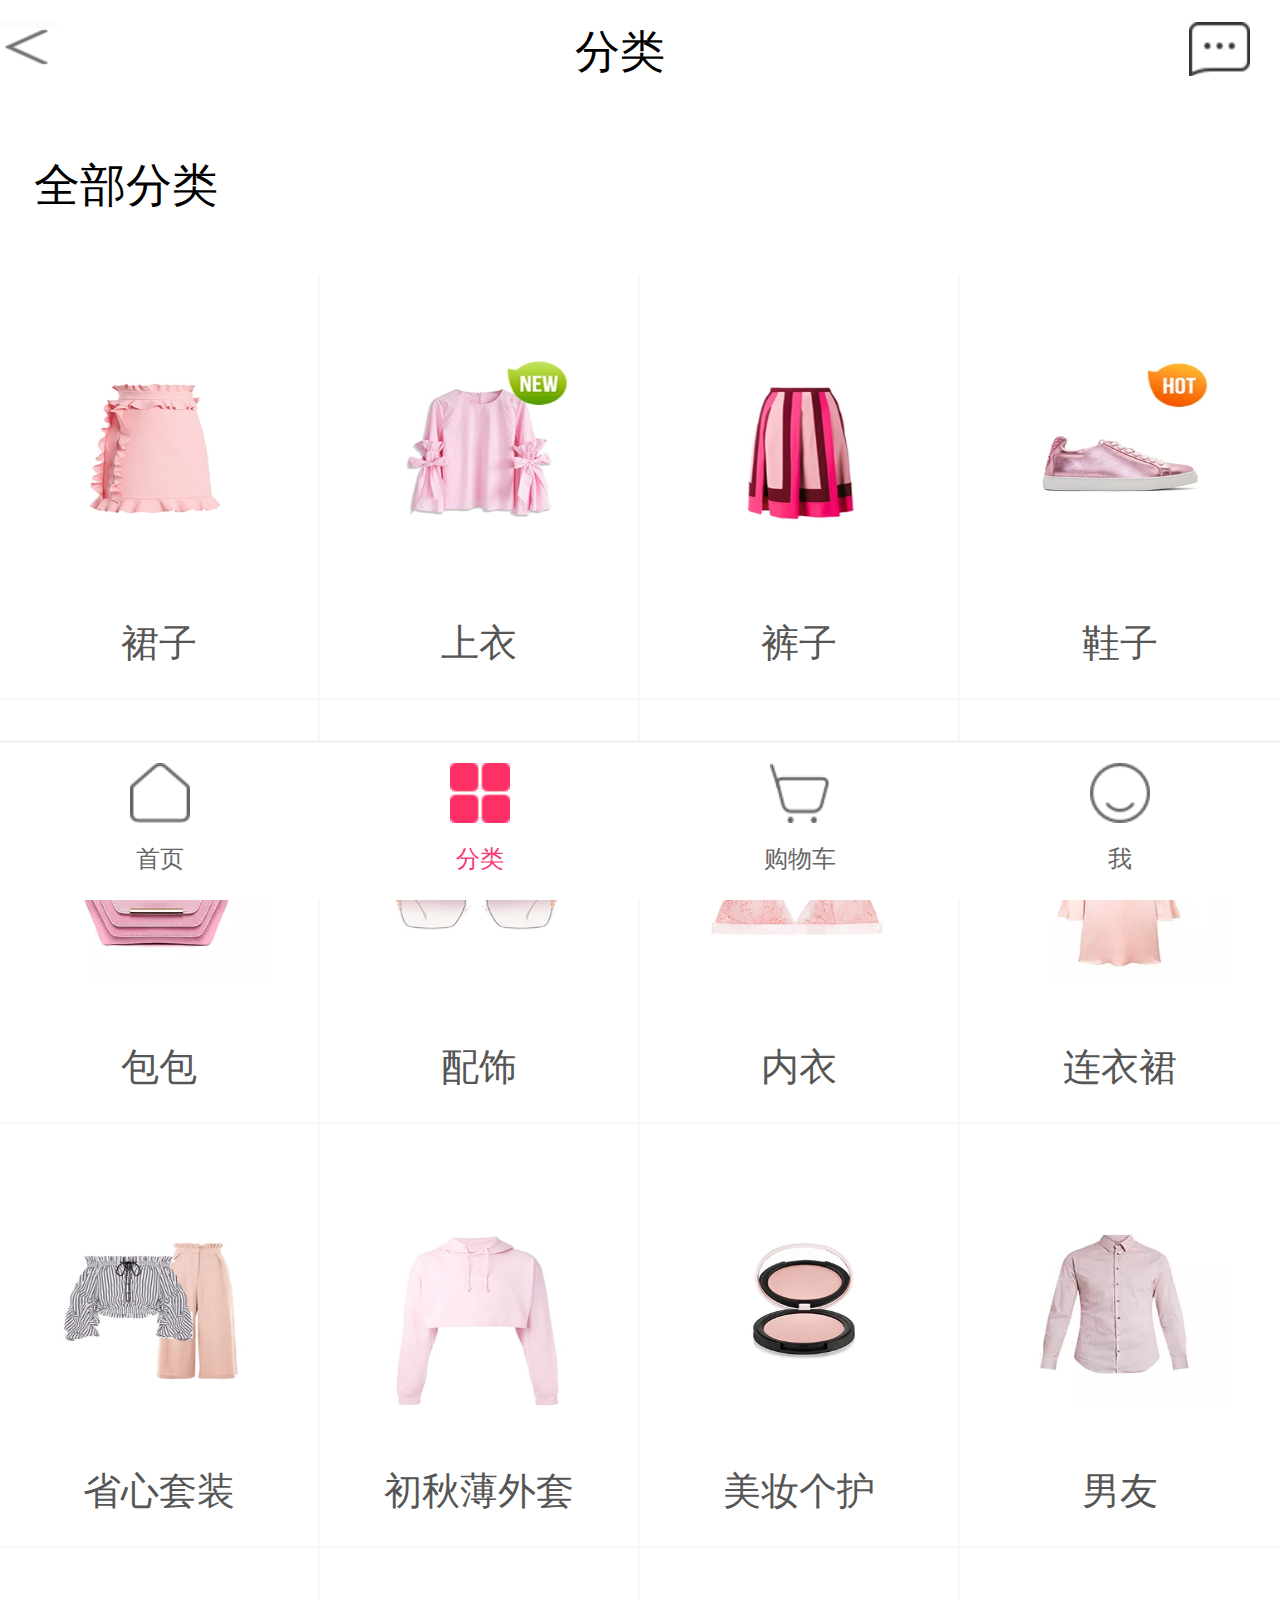
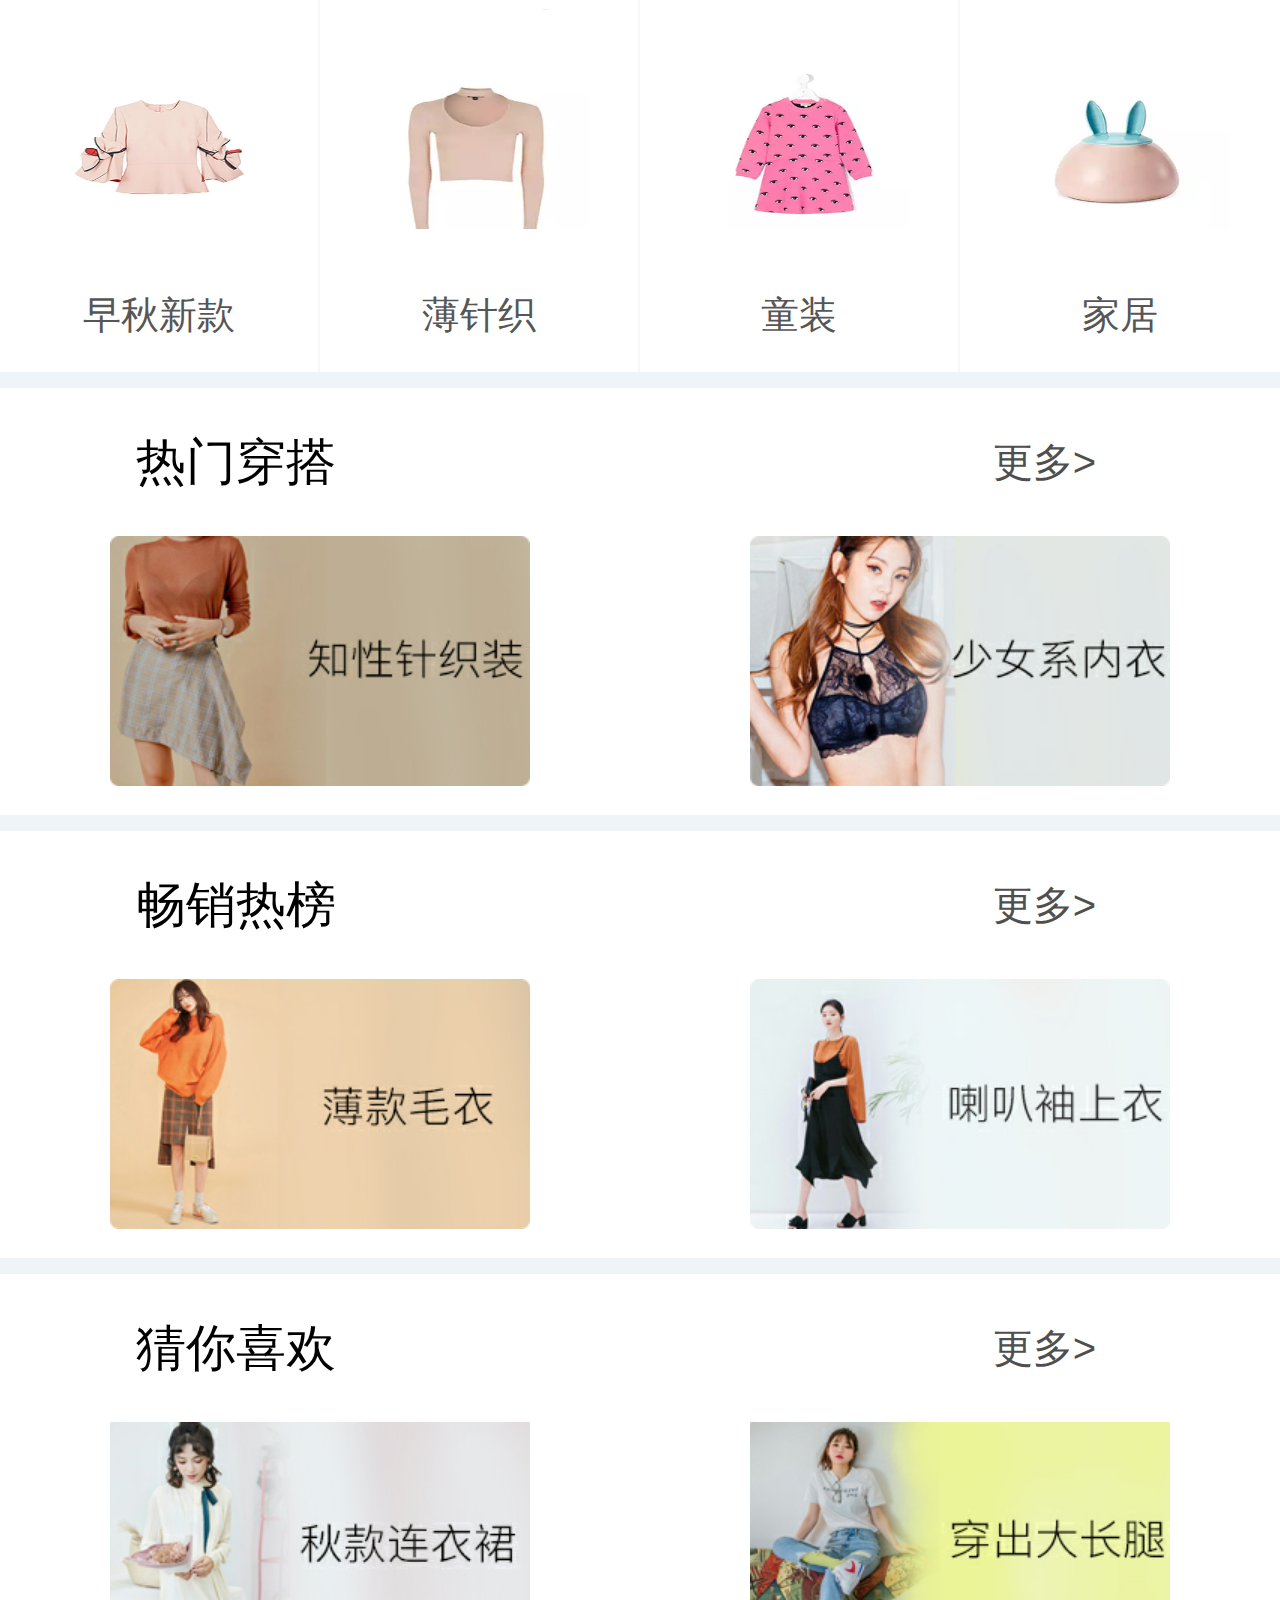
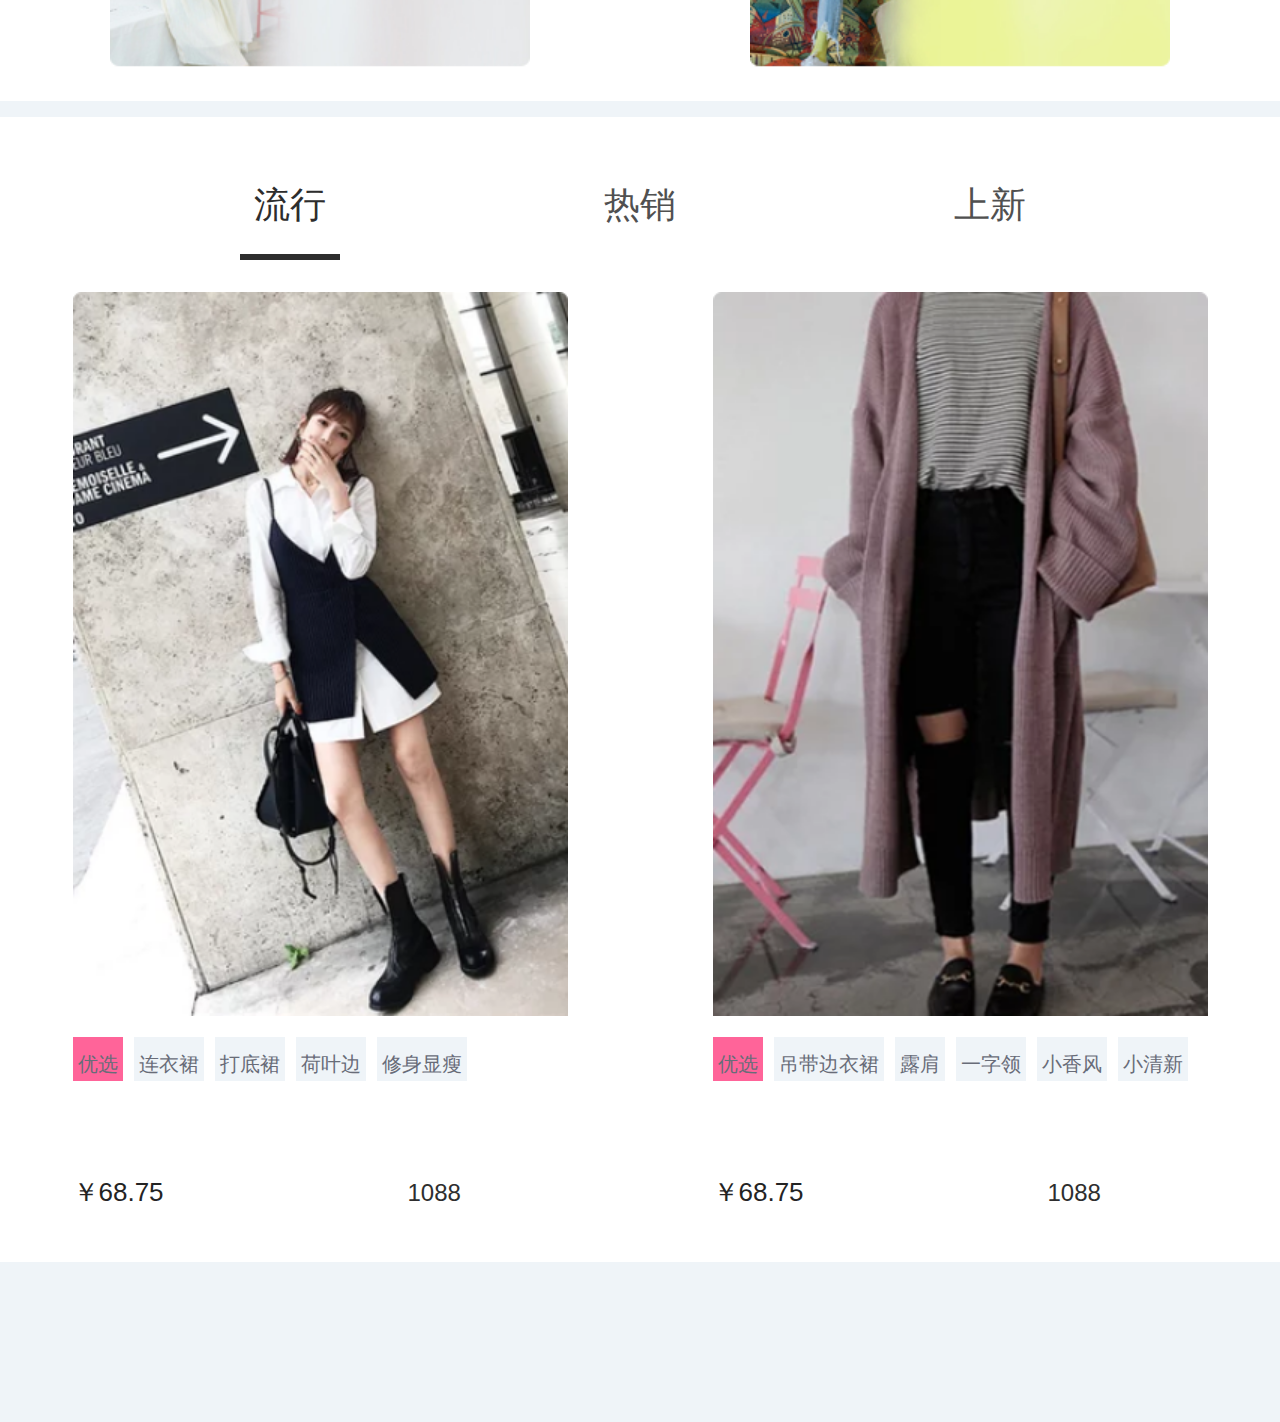
<file: fenlei.html>
<!DOCTYPE html>
<html lang="en">
<head>
	<meta charset="UTF-8">
	<title>美丽说分类页</title>
	<link rel="shortcut icon" href="img/meilishuo.jpg">
	<link rel="stylesheet" href="css/fenlei.css">
	<script src="js/rem.js"></script>
	<meta name="viewport" content="width=device-width">
</head>
<body>
	<!-- 头部开始 -->
	<header>
		<ul class="tou">
			<li><a href="index.html">
				<img src="img/daifukuan1 (1).png" alt="">
				</a>
			</li>
			<li>分类</li>
			<li>
				<img src="img/xiaoxikuang.png" alt="">
			</li>
		</ul>
	</header>
	<div class="guding"></div>
	<!-- 头部结束 -->
	<!-- 全部分类开始 -->
	<section>
		<div class="biaoti">全部分类</div>
		<ul class="fenlei">
			<li>
				<a href="xiangqingye.html">
					<div>
						<img src="img/fenlei1.webp" alt="">
					</div>
					<span>裙子</span>
				</a>
			</li>
			<li>
				<a href="">
					<div>
						<img src="img/fenlei2.webp" alt="">
					</div>
					<span>上衣</span>
				</a>
			</li>
			<li>
				<a href="">
					<div>
						<img src="img/fenlei3.webp" alt="">
					</div>
					<span>裤子</span>
				</a>
			</li>
			<li>
				<a href="">
					<div>
						<img src="img/fenlei4.webp" alt="">
					</div>
					<span>鞋子</span>
				</a>
			</li>
			<li>
				<a href="">
					<div>
						<img src="img/fenlei5.webp" alt="">
					</div>
					<span>包包</span>
				</a>
			</li>
			<li>
				<a href="">
					<div>
						<img src="img/fenlei6.webp" alt="">
					</div>
					<span>配饰</span>
				</a>
			</li>
			<li>
				<a href="">
					<div>
						<img src="img/fenlei7.webp" alt="">
					</div>
					<span>内衣</span>
				</a>
			</li>
			<li>
				<a href="">
					<div>
						<img src="img/fenlei8.webp" alt="">
					</div>
					<span>连衣裙</span>
				</a>
			</li>
			<li>
				<a href="">
					<div>
						<img src="img/fenlei9.webp" alt="">
					</div>
					<span>省心套装</span>
				</a>
			</li>
			<li>
				<a href="">
					<div>
						<img src="img/fenlei10.webp" alt="">
					</div>
					<span>初秋薄外套</span>
				</a>
			</li>
			<li>
				<a href="">
					<div>
						<img src="img/fenlei11.webp" alt="">
					</div>
					<span>美妆个护</span>
				</a>
			</li>
			<li>
				<a href="">
					<div>
						<img src="img/fenlei12.webp" alt="">
					</div>
					<span>男友</span>
				</a>
			</li>
			<li>
				<a href="">
					<div>
						<img src="img/fenlei13.webp" alt="">
					</div>
					<span>早秋新款</span>
				</a>
			</li>
			<li>
				<a href="">
					<div>
						<img src="img/fenlei14.webp" alt="">
					</div>
					<span>薄针织</span>
				</a>
			</li>
			<li>
				<a href="">
					<div>
						<img src="img/fenlei15.webp" alt="">
					</div>
					<span>童装</span>
				</a>
			</li>
			<li>
				<a href="">
					<div>
						<img src="img/fenlei16.webp" alt="">
					</div>
					<span>家居</span>
				</a>
			</li>
		</ul>
	</section>
	<!-- 全部分类结束 -->
	<!-- 热门穿搭开始 -->
	<section class="remenchuangda">
		<div class="mingcheng">
			<span>热门穿搭</span>
			<a href="">更多></a>
		</div>
		<ul class="img">
			<li>
				<img src="img/fenlei1.1 (1).png" alt="">
			</li>
			<li>
				<img src="img/fenlei1.1 (2).png" alt="">
			</li>
		</ul>
	</section>
	<!-- 热门穿搭结束 -->
	<!-- 畅销热榜开始 -->
	<section class="remenchuangda">
		<div class="mingcheng">
			<span>畅销热榜</span>
			<a href="">更多></a>
		</div>
		<ul class="img">
			<li>
				<img src="img/fenlei1.1 (3).png" alt="">
			</li>
			<li>
				<img src="img/fenlei1.1 (4).png" alt="">
			</li>
		</ul>
	</section>
	<!-- 畅销热榜结束 -->
	<!-- 猜你喜欢开始 -->
	<section class="remenchuangda">
		<div class="mingcheng">
			<span>猜你喜欢</span>
			<a href="">更多></a>
		</div>
		<ul class="img">
			<li>
				<img src="img/fenlei1.1 (5).png" alt="">
			</li>
			<li>
				<img src="img/fenlei1.1 (6).png" alt="">
			</li>
		</ul>
	</section>
	<!-- 猜你喜欢结束 -->
	<!-- 流行、热销、上新开始 -->
	<section>
		<div class="liuxing">
			<ul>
				<li>流行</li>
				<li>热销</li>
				<li>上新</li>
			</ul>
		</div>
		<ul class="liuxing-bottom">
			<li>
				<a href="">
					<div class="img">
					    <img src="img/fenlei2.1 (1).png" alt="">
					</div>
					<div class="word">
						<span>优选</span>
						<span>连衣裙</span>
						<span>打底裙</span>
						<span>荷叶边</span>
						<span>修身显瘦</span>
						<!-- <span>小清新</span> -->
						<!-- <span>百搭</span>
						<span>新款</span> -->
					</div>
					<div class="maney">
						<span class="jia">￥68.75</span>
						<div>
							<span>1088</span>
							<div></div>
						</div>
					</div>
				</a>
			</li>
			<li>
				<a href="">
					<div class="img">
					    <img src="img/fenlei2.1 (2).png" alt="">
					</div>
					<div class="word">
						<span>优选</span>
						<span>吊带边衣裙</span>
						<span>露肩</span>
						<span>一字领</span>
						<span>小香风</span>
						<span>小清新</span>
					</div>
					<div class="maney">
						<span class="jia">￥68.75</span>
						<div>
							<span>1088</span>
							<div></div>
						</div>
					</div>
				</a>
			</li>
		</ul>
	</section>
	<!-- 流行、热销、上新结束 -->
<!-- 底部开始 -->
<section >
     <ul class="dibu">
     	<li>
     	<a href="index.html">
     		<div>
     			<img src="img/shouyehui.png" alt="">
     		</div>
     		<span>首页</span>
     	</a>
     	</li>
     	<li>
     	<a href="fenlei.html">
     		<div>
     			<img src="img/upload_488lbkj7ll3e92bg3ld1kh5k73l87_34x34.png" alt="">
     		</div>
     		<span>分类</span>
     	</a>	
     	</li>
     	<li>
     	<a href="gouwuche.html">
     		<div>
     			<img src="img/3.png "alt="">
     		</div>
     		<span>购物车</span>
     	</a>
     	</li>
     	<li>
     	<a href="wode.html">
     		<div>
     			<img src="img/4.png" alt="">
     		</div>
     		<span>我</span>
     	</a>
     	</li>
     </ul>
     <div class="dibu-ding"></div>
</section>
<!-- 底部结束 -->
</body>
</html>
</file>
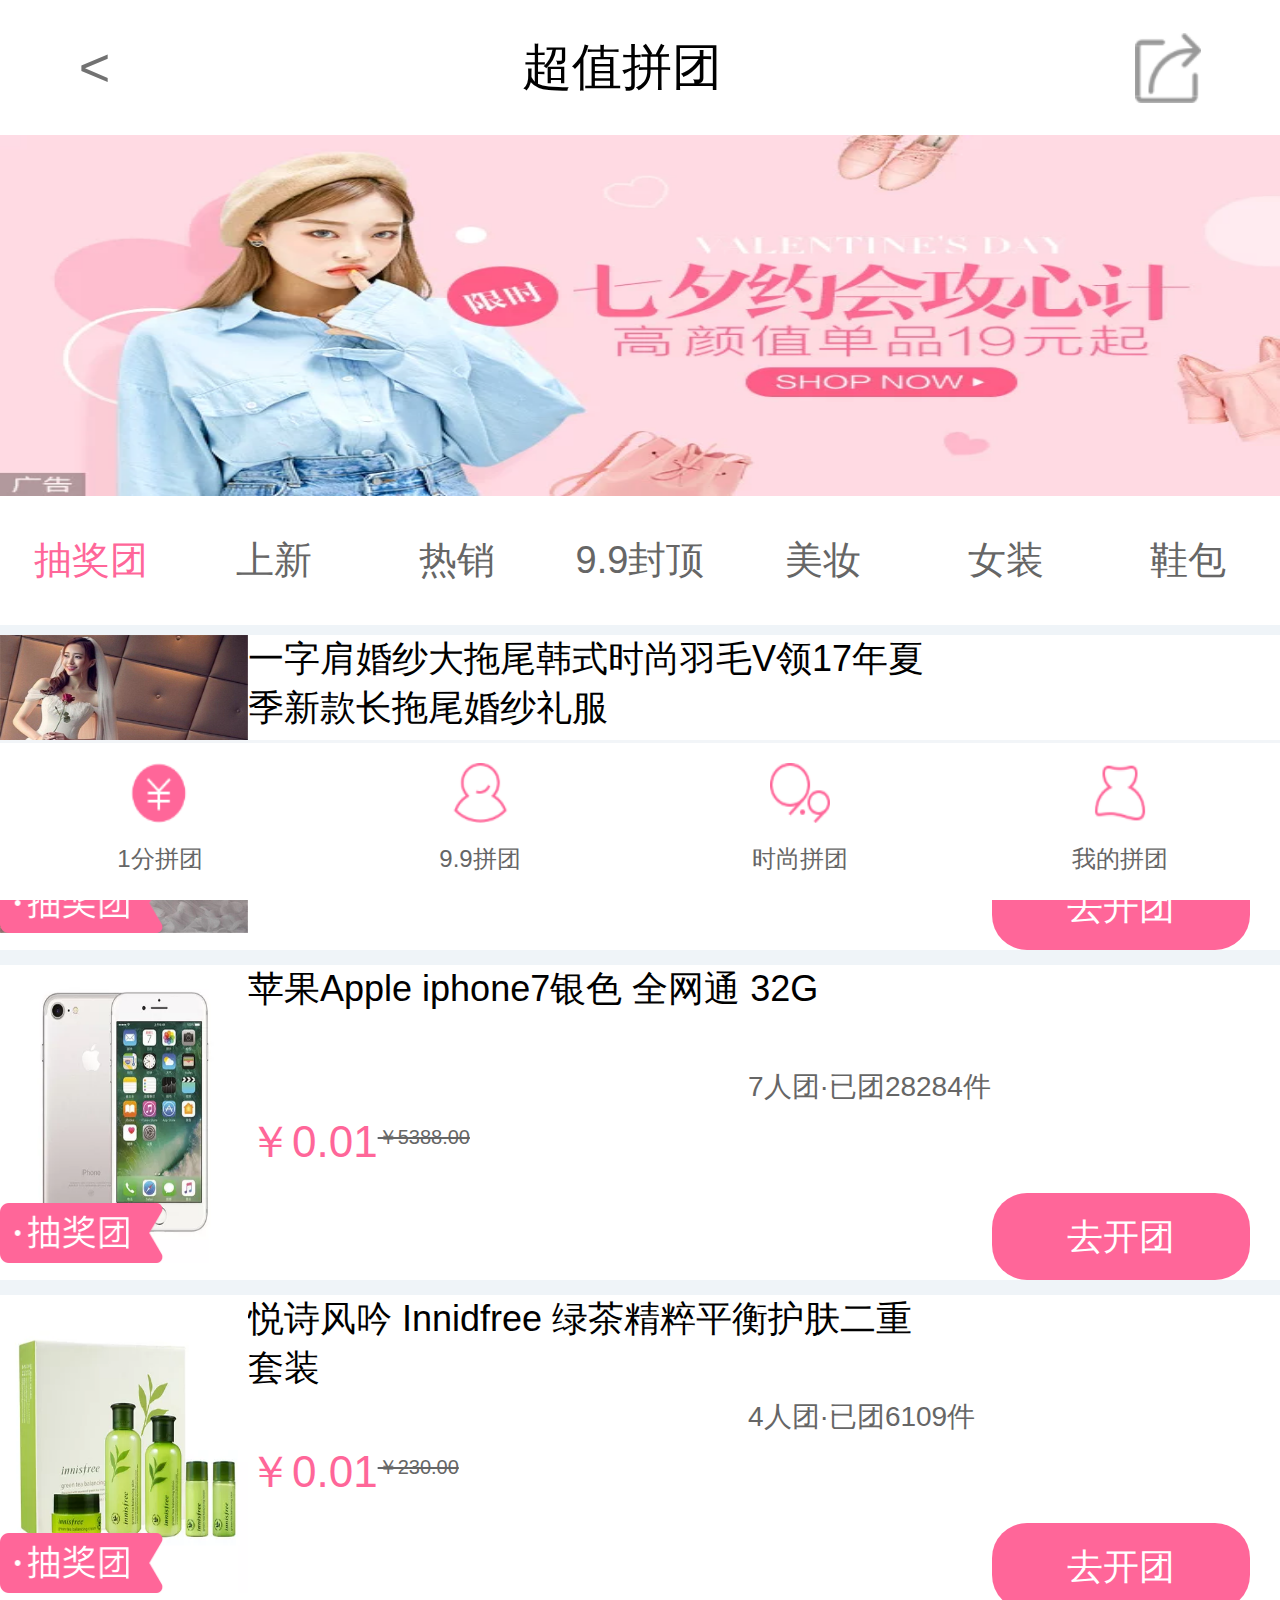
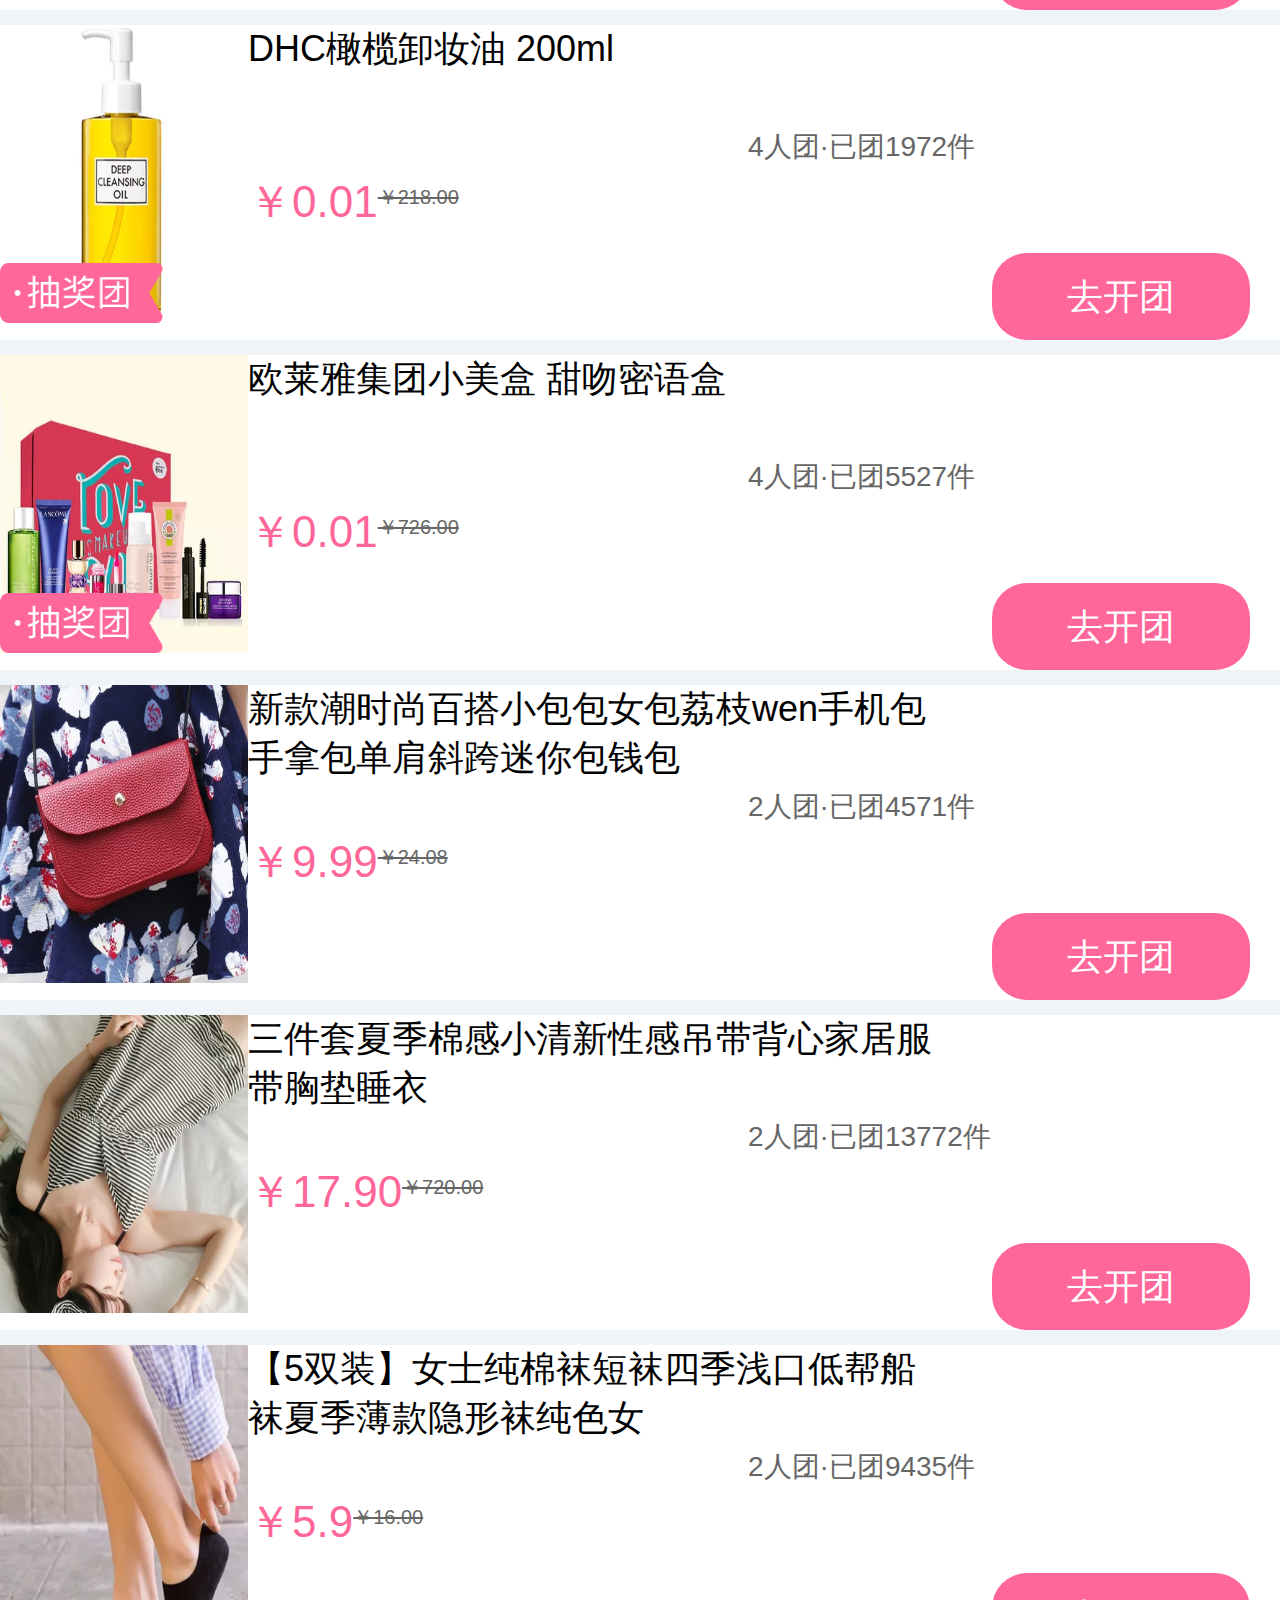
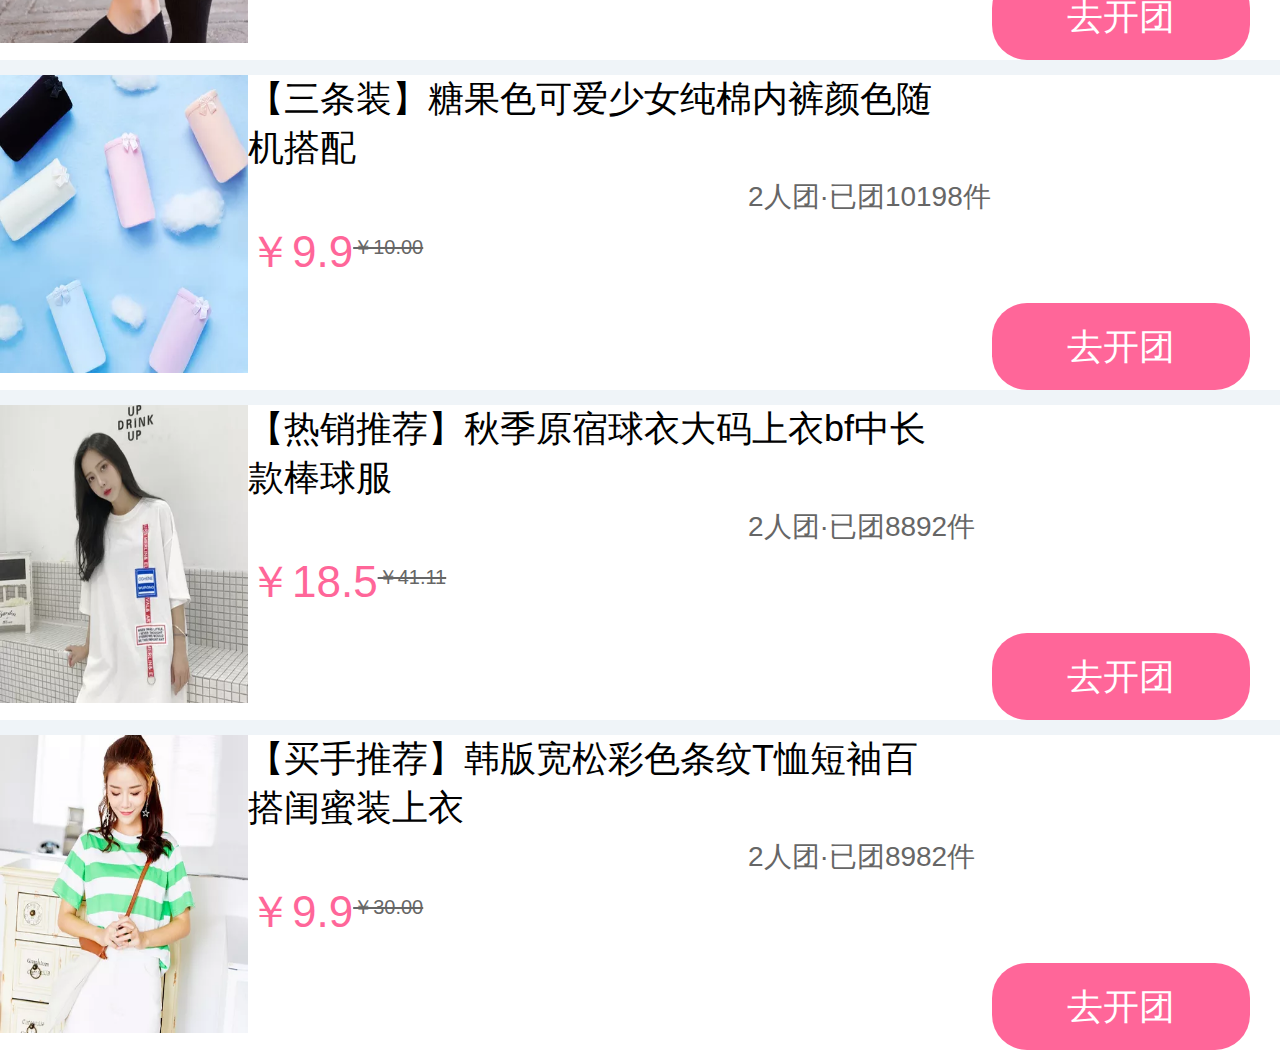
<file: liebiao.html>
<!DOCTYPE html>
<html lang="en">
<head>
	<meta charset="UTF-8">
	<title>美丽说列表页</title>
	<link rel="shortcut icon" href="img/meilishuo.jpg">
	<link rel="stylesheet" href="css/liebiao.css">
	<meta name="viewport" content="width=device-width">
	<script src="js/rem.js"></script>
</head>
<body>
<!-- 头部开始 -->
	<header>
		<a href="index.html"><</a>
		<span>超值拼团</span>
		<a href="">
		<img src="img/1fenqian (1).png" alt="">
		</a>
	</header>
	<div class="header-ding"></div>
<!-- 头部结束 -->
<!-- 图片开始 -->
     <a href="" class="tupian">
     	<img src="img/170823_8bd00cgikiia4a29fh4kl98047f31_750x390.jpg_999x999.v1c0.webp" alt="">
     </a>
<!-- 图片结束 -->
<!-- 菜单开始 -->
    <section >
    	<ul class="caidan">
    		<li><a href="">抽奖团</a><div></div></li>
    		<li><a href="">上新</a><div></div></li>
    		<li><a href="">热销</a><div></div></li>
    		<li><a href="">9.9封顶</a><div></div></li>
    		<li><a href="">美妆</a><div></div></li>
    		<li><a href="">女装</a><div></div></li>
    		<li><a href="">鞋包</a><div></div></li>
    	</ul>
    </section>
<!-- 菜单结束 -->
<!-- 列表开始 -->
<section class="liebiao">
    <a href="xiangqingye.html">
	     <div class="liebiao-img">
		    <img src="img/hunsha--1.jpg" alt="">
		    <div>
		    	<img src="img/choujiangtuan.png" alt="">
		    </div>
	     </div>
	     <div class="mingzi">一字肩婚纱大拖尾韩式时尚羽毛V领17年夏季新款长拖尾婚纱礼服</div>
	    <div class="maney">
		   <span>￥398</span>
		   <span><s>￥720.00</s></span>
	     </div>
	    <div class="time">05天23小时20分8秒</div>
	    <div class="kaituan">去开团</div>
	    
	</a>
	 <a href="" >
	     <div class="liebiao-img">
		    <img src="img/liebiao-shouji.webp" alt="">
		    <div>
		    	<img src="img/choujiangtuan.png" alt="">
		    </div>
	     </div>
	     <div class="mingzi">苹果Apple iphone7银色 全网通 32G</div>
	    <div class="maney">
		   <span>￥0.01</span>
		   <span><s>￥5388.00</s></span>
	     </div>
	    <div class="time">7人团·已团28284件</div>
	    <div class="kaituan">去开团</div>
	   
	</a>
	 <a href="">
	     <div class="liebiao-img">
		    <img src="img/upload_17541c6517jak5khg5ekbi2hk7bdi_640x900.jpg_640x999.jpg_400x400.v1cOK.81.webp" alt="">
		    <div>
		    	<img src="img/choujiangtuan.png" alt="">
		    </div>
	     </div>
	     <div class="mingzi">悦诗风吟 Innidfree 绿茶精粹平衡护肤二重套装</div>
	    <div class="maney">
		   <span>￥0.01</span>
		   <span><s>￥230.00</s></span>
	     </div>
	    <div class="time">4人团·已团6109件</div>
	    <div class="kaituan">去开团</div>

	</a>
	 <a href="">
	     <div class="liebiao-img">
		    <img src="img/upload_11jafl4kg8jda5ab1i81387id2bef_640x900.jpg_640x999.jpg_400x400.v1cOK.81.webp" alt="">
		    <div>
		    	<img src="img/choujiangtuan.png" alt="">
		    </div>
	     </div>
	     <div class="mingzi">DHC橄榄卸妆油 200ml</div>
	    <div class="maney">
		   <span>￥0.01</span>
		   <span><s>￥218.00</s></span>
	     </div>
	    <div class="time">4人团·已团1972件</div>
	    <div class="kaituan">去开团</div>
	</a>
	 <a href="">
	     <div class="liebiao-img">
		    <img src="img/upload_4b20ljfhjj6d1g032j4j118jh9e6i_640x900.jpg_640x999.jpg_400x400.v1cOK.81.webp" alt="">
		    <div>
		    	<img src="img/choujiangtuan.png" alt="">
		    </div>
	     </div>
	     <div class="mingzi">欧莱雅集团小美盒 甜吻密语盒</div>
	    <div class="maney">
		   <span>￥0.01</span>
		   <span><s>￥726.00</s></span>
	     </div>
	    <div class="time">4人团·已团5527件</div>
	    <div class="kaituan">去开团</div>
	</a>
	 <a href="">
	     <div class="liebiao-img">
		    <img src="img/upload_4a6fdljif65geglj09bca4f9gaaf0_640x900.jpg_400x400.v1cOK.81.webp" alt="">
	     </div>
	     <div class="mingzi">新款潮时尚百搭小包包女包荔枝wen手机包手拿包单肩斜跨迷你包钱包</div>
	    <div class="maney">
		   <span>￥9.99</span>
		   <span><s>￥24.08</s></span>
	     </div>
	    <div class="time">2人团·已团4571件</div>
	    <div class="kaituan">去开团</div>
	</a>
	 <a href="">
	     <div class="liebiao-img">
		    <img src="img/upload_4jld1ha8b1k76i8id71d4lc4acajd_640x900.jpg_400x400.v1cOK.81.webp" alt="">
	     </div>
	     <div class="mingzi">三件套夏季棉感小清新性感吊带背心家居服带胸垫睡衣</div>
	    <div class="maney">
		   <span>￥17.90</span>
		   <span><s>￥720.00</s></span>
	     </div>
	    <div class="time">2人团·已团13772件</div>
	    <div class="kaituan">去开团</div>
	</a>
	 <a href="">
	     <div class="liebiao-img">
		    <img src="img/upload_626al8f9gi9c3hhe849745lac40j0_640x900.jpg_400x400.v1cOK.81.webp" alt="">
	     </div>
	     <div class="mingzi">【5双装】女士纯棉袜短袜四季浅口低帮船袜夏季薄款隐形袜纯色女</div>
	    <div class="maney">
		   <span>￥5.9</span>
		   <span><s>￥16.00</s></span>
	     </div>
	    <div class="time">2人团·已团9435件</div>
	    <div class="kaituan">去开团</div>
	</a>
	 <a href="">
	     <div class="liebiao-img">
		    <img src="img/upload_0105ahki6h42ae359i9e1c937j973_1600x2250.jpg_400x400.v1cOK.81.webp" alt="">
	     </div>
	     <div class="mingzi">【三条装】糖果色可爱少女纯棉内裤颜色随机搭配</div>
	    <div class="maney">
		   <span>￥9.9</span>
		   <span><s>￥10.00</s></span>
	     </div>
	    <div class="time">2人团·已团10198件</div>
	    <div class="kaituan">去开团</div>
	</a>
	 <a href="">
	     <div class="liebiao-img">
		    <img src="img/upload_26djh45h95i9996hck759a0ffkd98_640x900.jpg_400x400.v1cOK.81.webp" alt="">
	     </div>
	     <div class="mingzi">【热销推荐】秋季原宿球衣大码上衣bf中长款棒球服</div>
	    <div class="maney">
		   <span>￥18.5</span>
		   <span><s>￥41.11</s></span>
	     </div>
	    <div class="time">2人团·已团8892件</div>
	    <div class="kaituan">去开团</div>
	</a>
	 <a href="">
	     <div class="liebiao-img">
		    <img src="img/upload_0iaglgidhdblehlhh5e29856gfg49_1600x2250.jpg_400x400.v1cOK.81.webp" alt="">
	     </div>
	     <div class="mingzi">【买手推荐】韩版宽松彩色条纹T恤短袖百搭闺蜜装上衣</div>
	    <div class="maney">
		   <span>￥9.9</span>
		   <span><s>￥30.00</s></span>
	     </div>
	    <div class="time">2人团·已团8982件</div>
	    <div class="kaituan">去开团</div>
	</a>
</section>
<!-- 列表结束 -->
<!-- 底部开始 -->
<section >
     <ul class="dibu">
     	<li>
     		<div>
     			<img src="img/1fenqian (3).png" alt="">
     		</div>
     		<span>1分拼团</span>
     	</li>
     	<li>
     		<div>
     			<img src="img/1fenqian (4).png" alt="">
     		</div>
     		<span>9.9拼团</span>
     	</li>
     	<li>
     		<div>
     			<img src="img/1fenqian (5).png" alt="">
     		</div>
     		<span>时尚拼团</span>
     	</li>
     	<li>
     		<div>
     			<img src="img/1fenqian (6).png" alt="">
     		</div>
     		<span>我的拼团</span>
     	</li>
     </ul>
     <div class="dibu-ding"></div>
</section>
<!-- 底部结束 -->
</body>
</html>
</file>
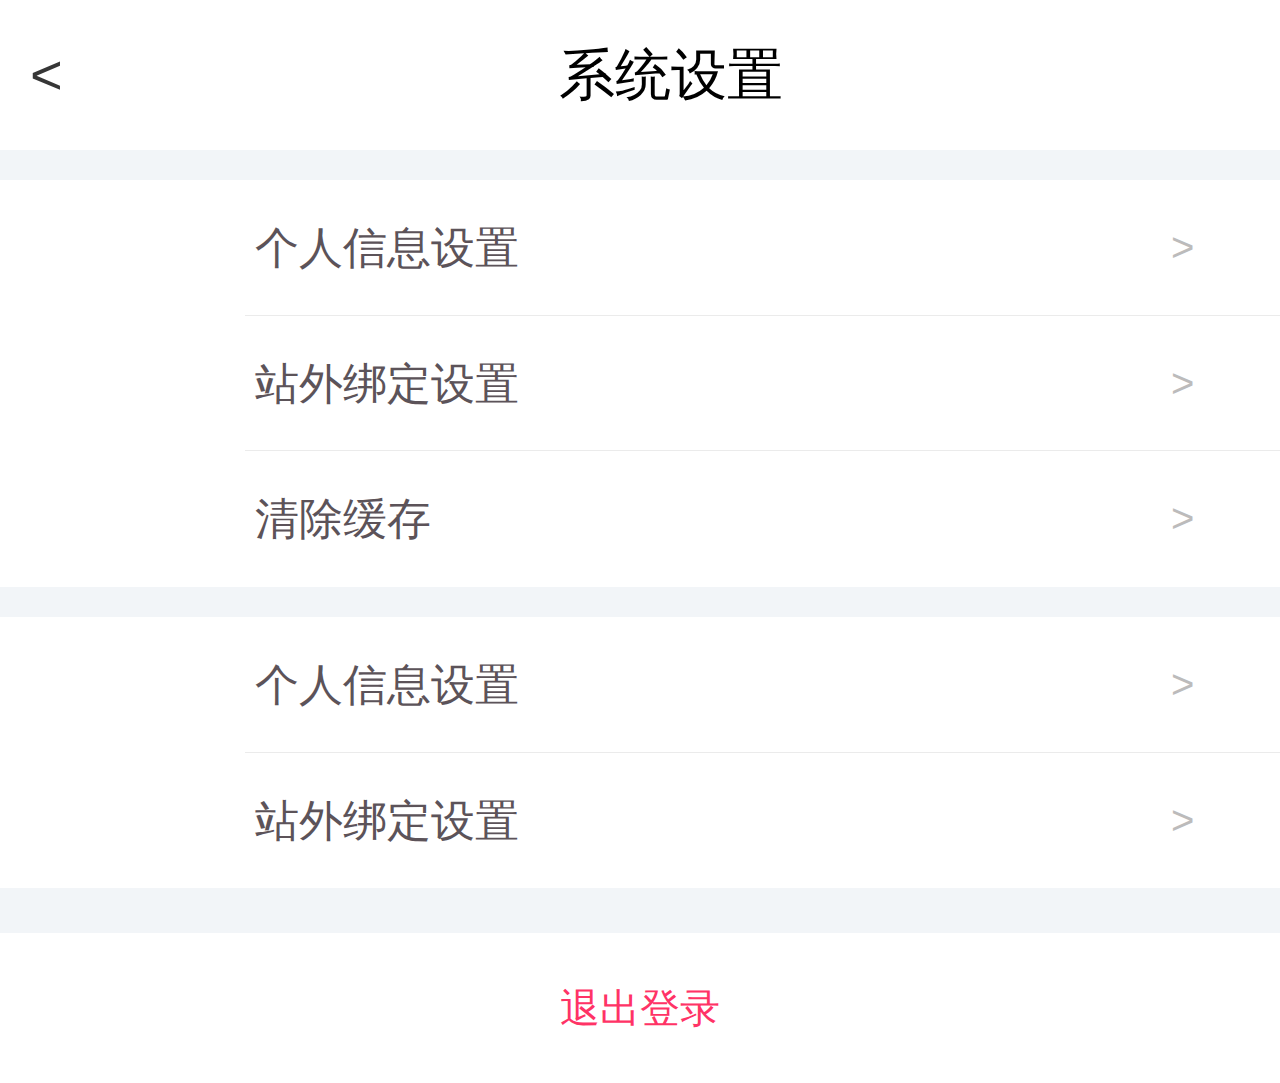
<file: shezhi.html>
<!DOCTYPE html>
<html lang="en">
<head>
	<meta charset="UTF-8">
	<title>美丽说设置页</title>
	<link rel="shortcut icon" href="img/meilishuo.jpg">
	<link rel="stylesheet" href="css/shezhi.css">
	<meta name="viewport" content="width=device-width">
	<script src="js/rem.js"></script>
</head>
<body>
	<!-- 头部开始 -->
	<header>
		<a href="wode.html">
		    <span class="header-left"><</span>
		</a>
		<span>系统设置</span>
	</header>
	<!-- 头部结束 -->
	<!-- 个人设置开始 -->
	<section >
		<ul class="shezhi">
			<li>
				<a href="">
					<span>个人信息设置</span>
					<span>></span>
				</a>
			</li>
			<li>
				<a href="">
					<span>站外绑定设置</span>
					<span>></span>
				</a>
			</li>
			<li>
				<a href="">
					<span>清除缓存</span>
					<span>></span>
				</a>
			</li>
		</ul>
	</section>
	<!-- 个人设置结束 -->
	<!-- 关注开始 -->
	<section >
		<ul class="shezhi guanzhu">
			<li>
				<a href="">
					<span>个人信息设置</span>
					<span>></span>
				</a>
			</li>
			<li>
				<a href="">
					<span>站外绑定设置</span>
					<span>></span>
				</a>
			</li>
		</ul>
	</section>
	<!-- 关注结束 -->
	<!-- 退出 -->
	<section class="tui">
		退出登录
	</section>
</body>
</html>
</file>
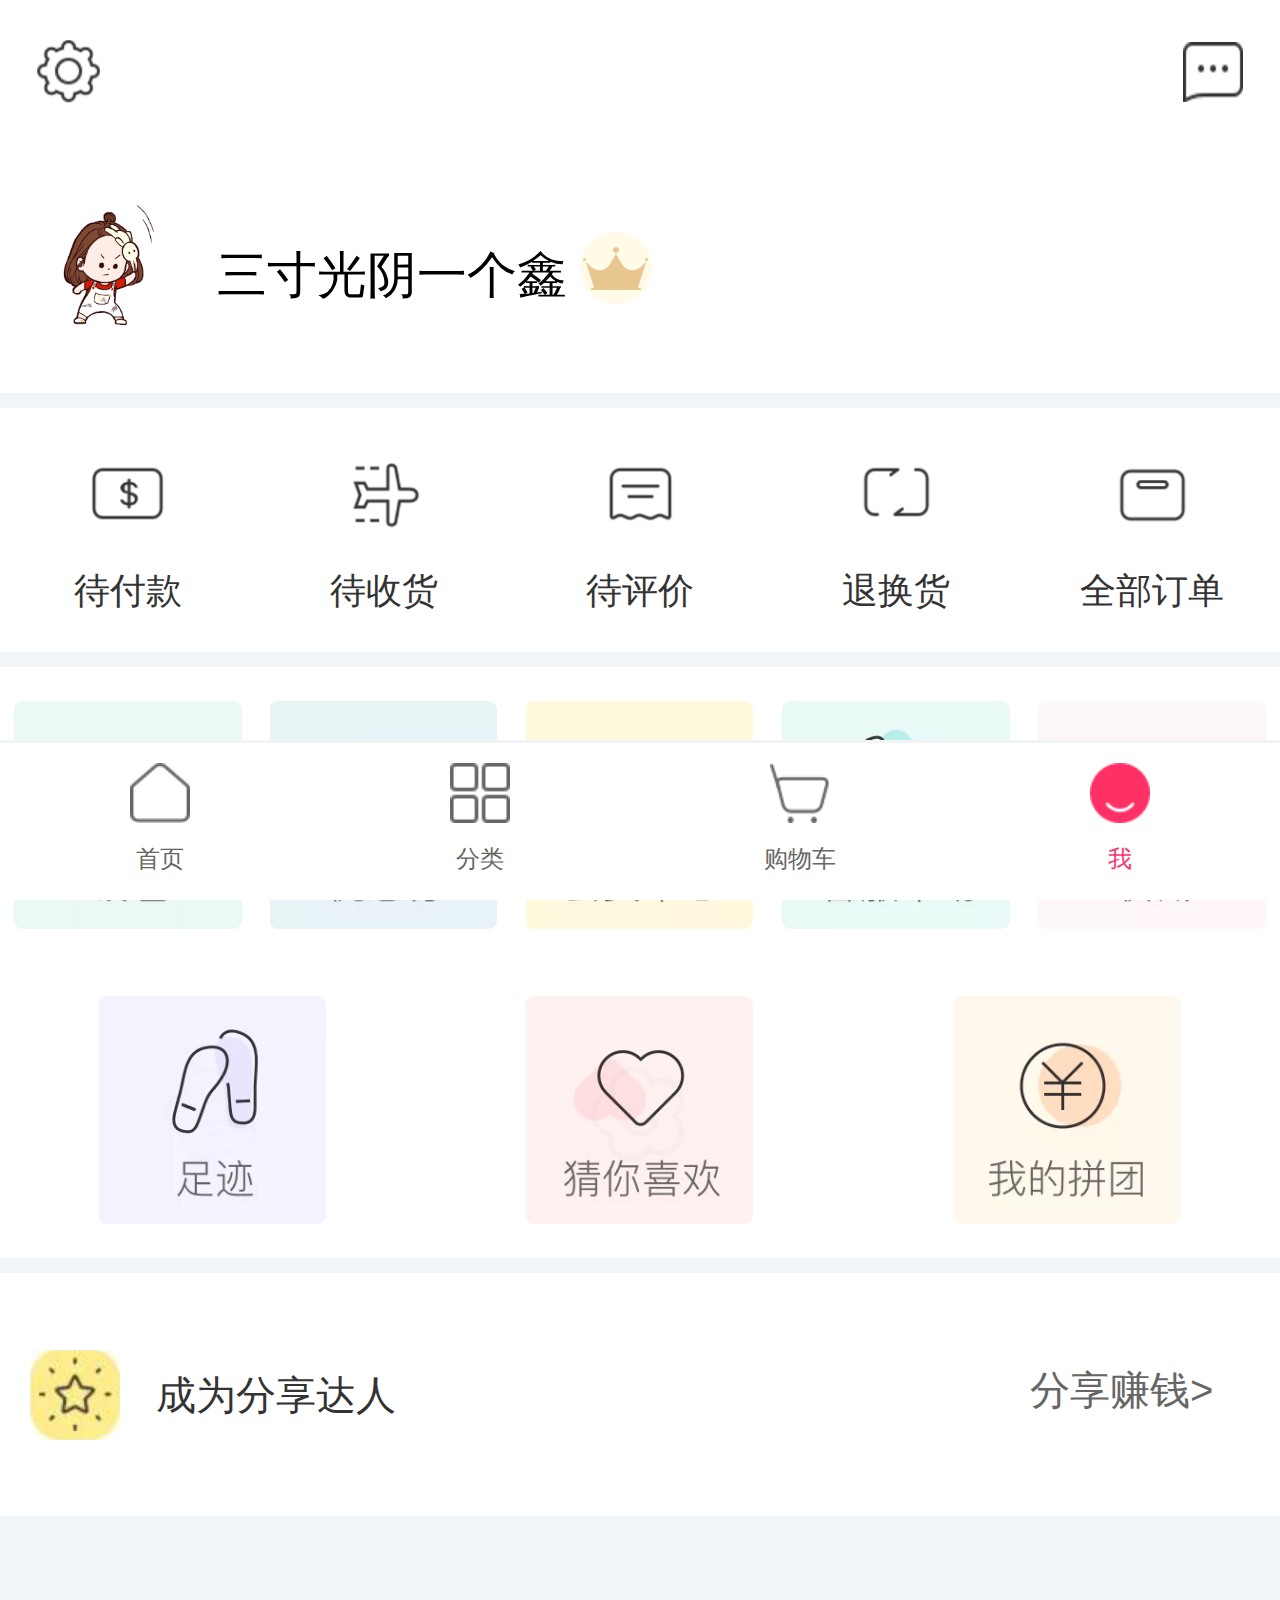
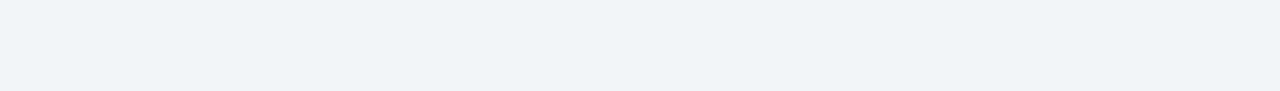
<file: wode.html>
<!DOCTYPE html>
<html lang="en">
<head>
	<meta charset="UTF-8">
	<title>美丽说我的页面</title>
	<link rel="shortcut icon" href="img/meilishuo.jpg">
	<link rel="stylesheet" href="css/wode.css">
	<meta name="viewport" content="width=device-width">
	<script src="js/rem.js"></script>
</head>
<body>
	<!-- 头部开始 -->
	<header>
		<div><a href="shezhi.html">
			<img src="img/shezhi.png" alt="">
		</a>
			
		</div>
		<div>
			<img src="img/xiaoxikuang.png" alt="">
		</div>
	</header>
	<!-- 头部结束 -->
	<!-- 我的开始 -->
	<section >
		<ul class="wode">
			<li>
				<img src="img/touxiang.jpg" alt="">
			</li>
			<li>三寸光阴一个鑫</li>
			<li>
				<img src="img/huangguan_14.png" alt="">
			</li>
		</ul>
	</section>
	<!-- 我的结束 -->
	<!-- 付款开始 -->
	<section class="fukuan">
		<a href="">
			<div>
				<img src="img/eode_03.png" alt="">
			</div>
			<span>待付款</span>
		</a>
		<a href="">
			<div>
				<img src="img/eode_05.png" alt="">
			</div>
			<span>待收货</span>
		</a>
		<a href="">
			<div>
				<img src="img/eode_07.png" alt="">
			</div>
			<span>待评价</span>
		</a>
		<a href="">
			<div>
				<img src="img/eode_09.png" alt="">
			</div>
			<span>退换货</span>
		</a>
		<a href="dingdan.html">
			<div>
				<img src="img/eode_11.png" alt="">
			</div>
			<span>全部订单</span>
		</a>
	</section>
	<!-- 付款结束 -->
	<!-- 菜单开始 -->
	<section>
		<ul class="caidan">
			<li><img src="img/wode (1).png" alt=""></li>
			<li><img src="img/wode (2).png" alt=""></li>
			<li><img src="img/wode (3).png" alt=""></li>
			<li><img src="img/wode (4).png" alt=""></li>
			<li><img src="img/wode (5).png" alt=""></li>
			<li><img src="img/wode (6).png" alt=""></li>
			<li><img src="img/wode (7).png" alt=""></li>
			<li><img src="img/wode (8).png" alt=""></li>
		</ul>
	</section>
	<!-- 菜单结束 -->
	<!-- 分享达人 -->
	<section class="fengxiang">
		<a>
			<div>
				<img src="img/mogujie_03.png" alt="">
			</div>
			<span>成为分享达人</span>
		</a>
		<a>分享赚钱></a>
	</section>
<!-- 底部开始 -->
<section >
     <ul class="dibu">
     	<li>
     	<a href="index.html">
     		<div>
     			<img src="img/shouyehui.png" alt="">
     		</div>
     		<span>首页</span>
     	</a>
     	</li>
     	<li>
     	<a href="fenlei.html">
     		<div>
     			<img src="img/2.png" alt="">
     		</div>
     		<span>分类</span>
     	</a>	
     	</li>
     	<li>
     	<a href="gouwuche.html">
     		<div>
     			<img src="img/3.png "alt="">
     		</div>
     		<span>购物车</span>
     	</a>
     	</li>
     	<li>
     	<a href="wode.html">
     		<div>
     			<img src="img/wodexuanzhong.png" alt="">
     		</div>
     		<span>我</span>
     	</a>
     	</li>
     </ul>
     <div class="dibu-ding"></div>
</section>
<!-- 底部结束 -->
</body>
</html>
</file>
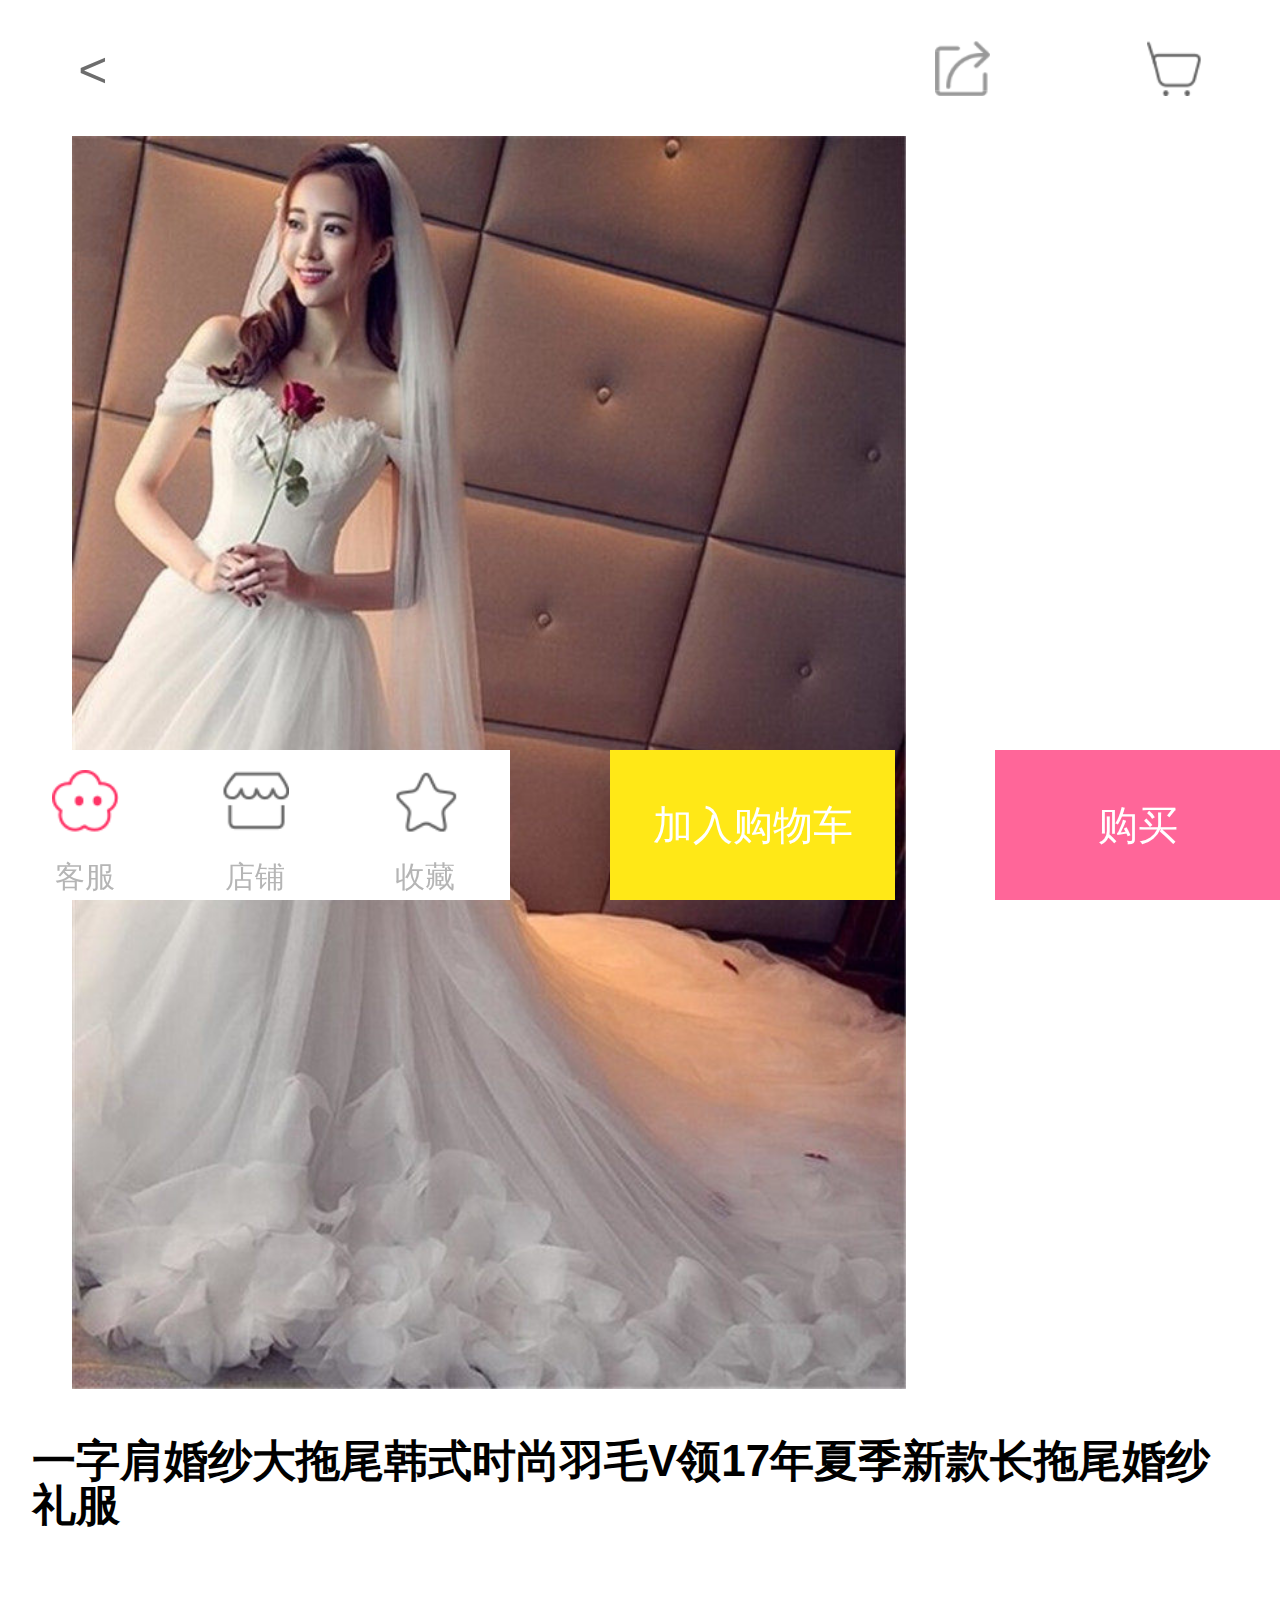
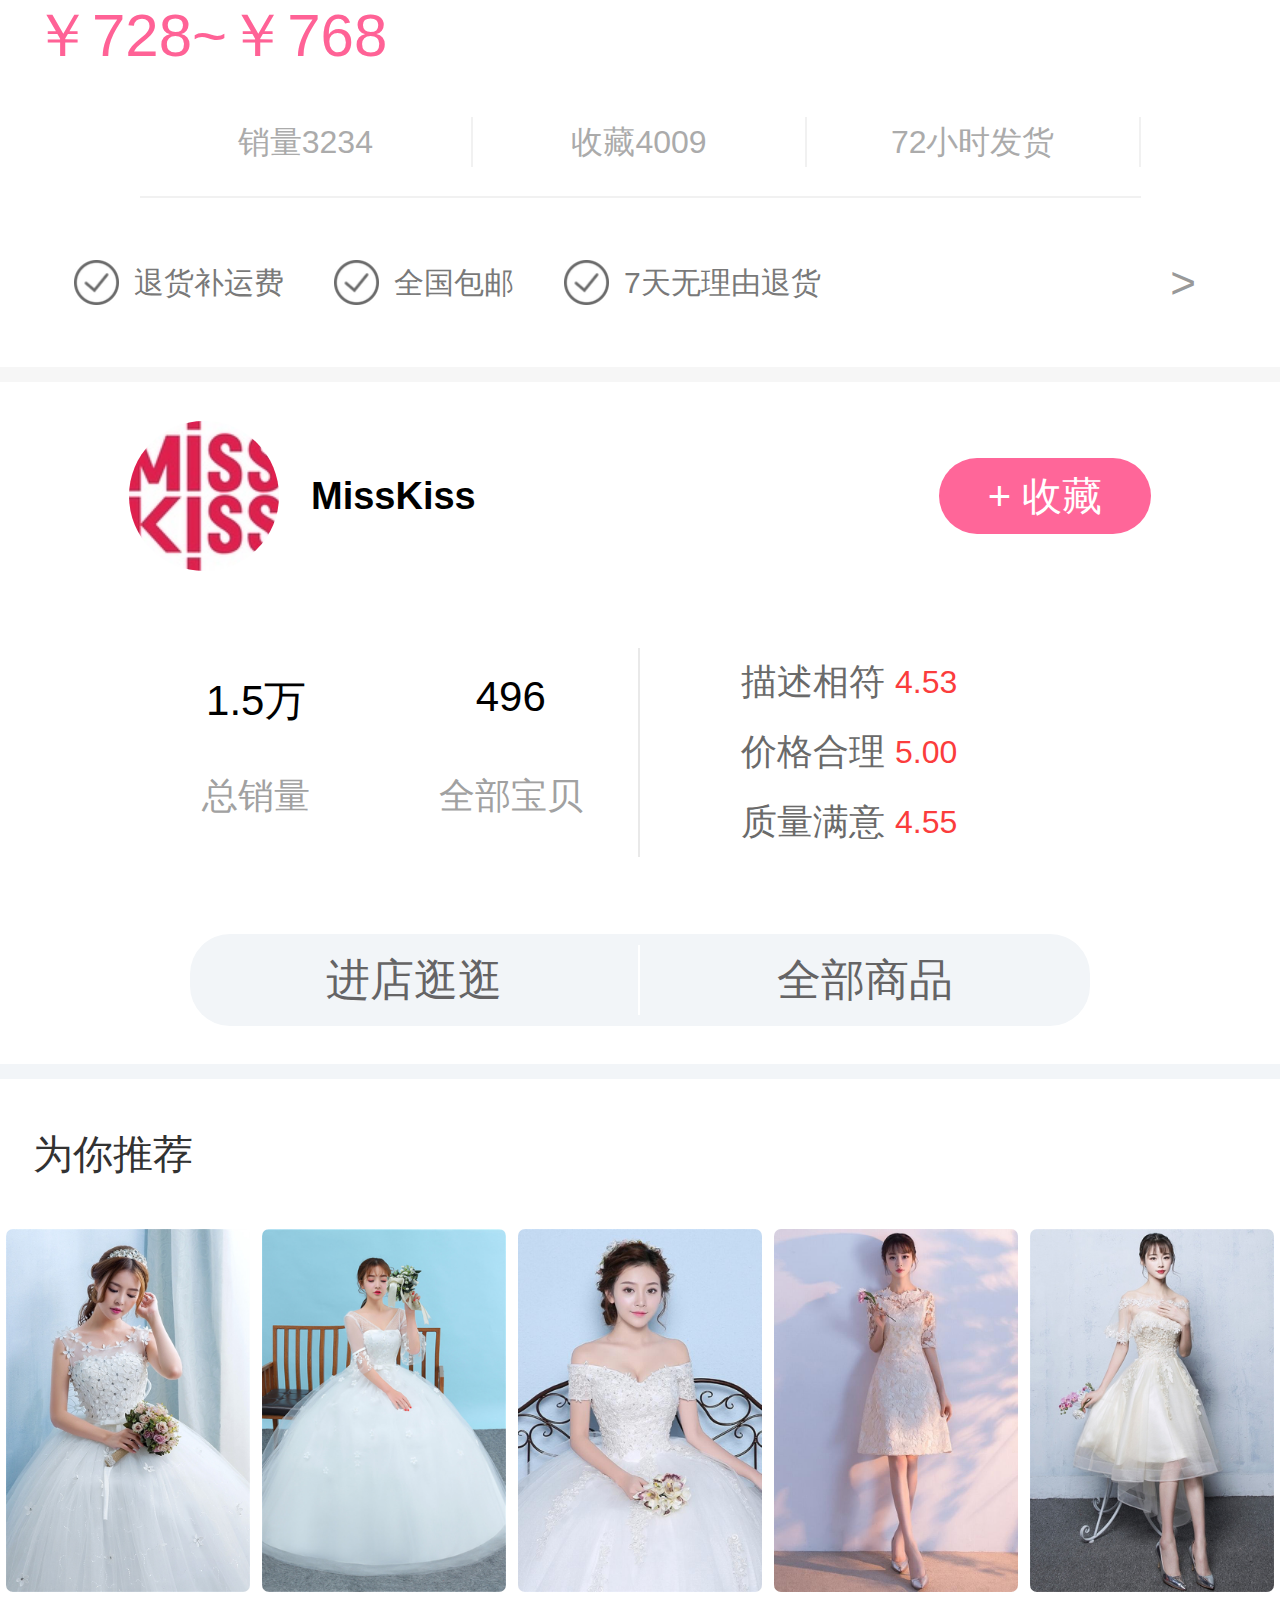
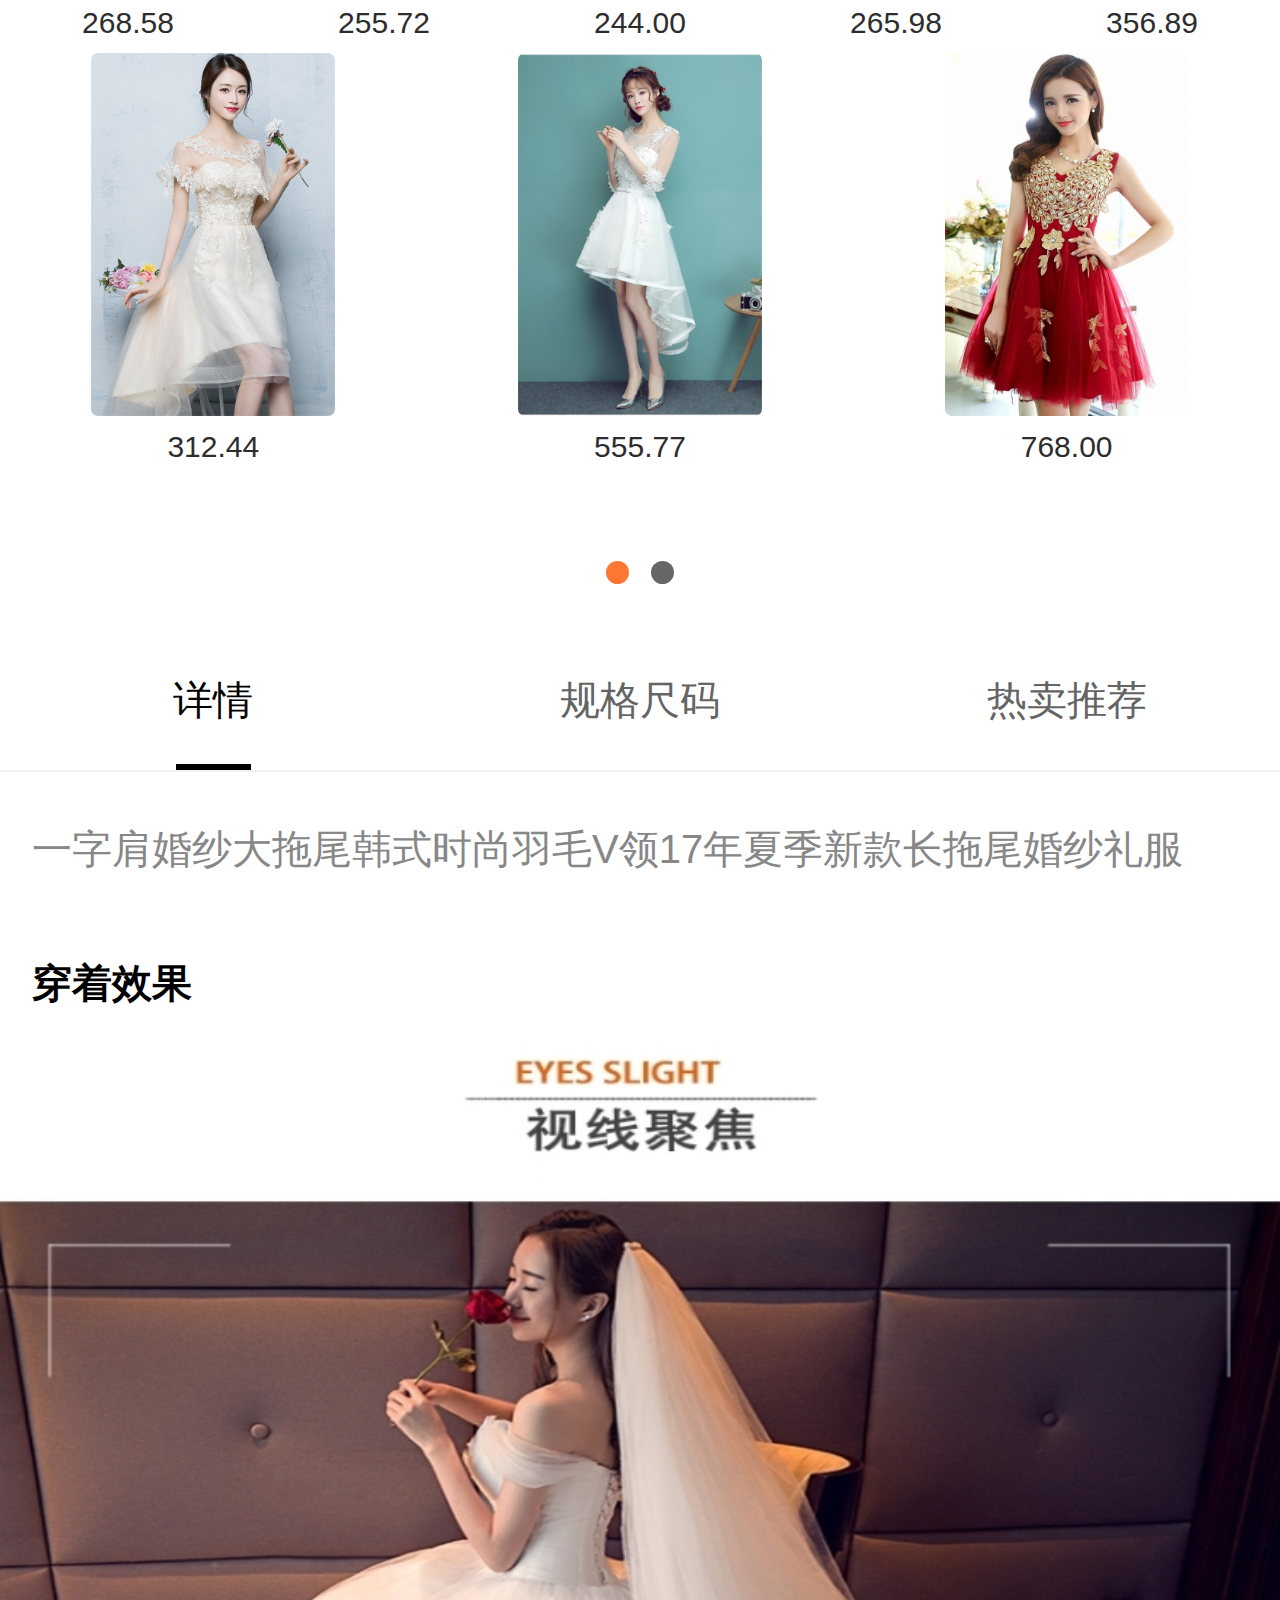
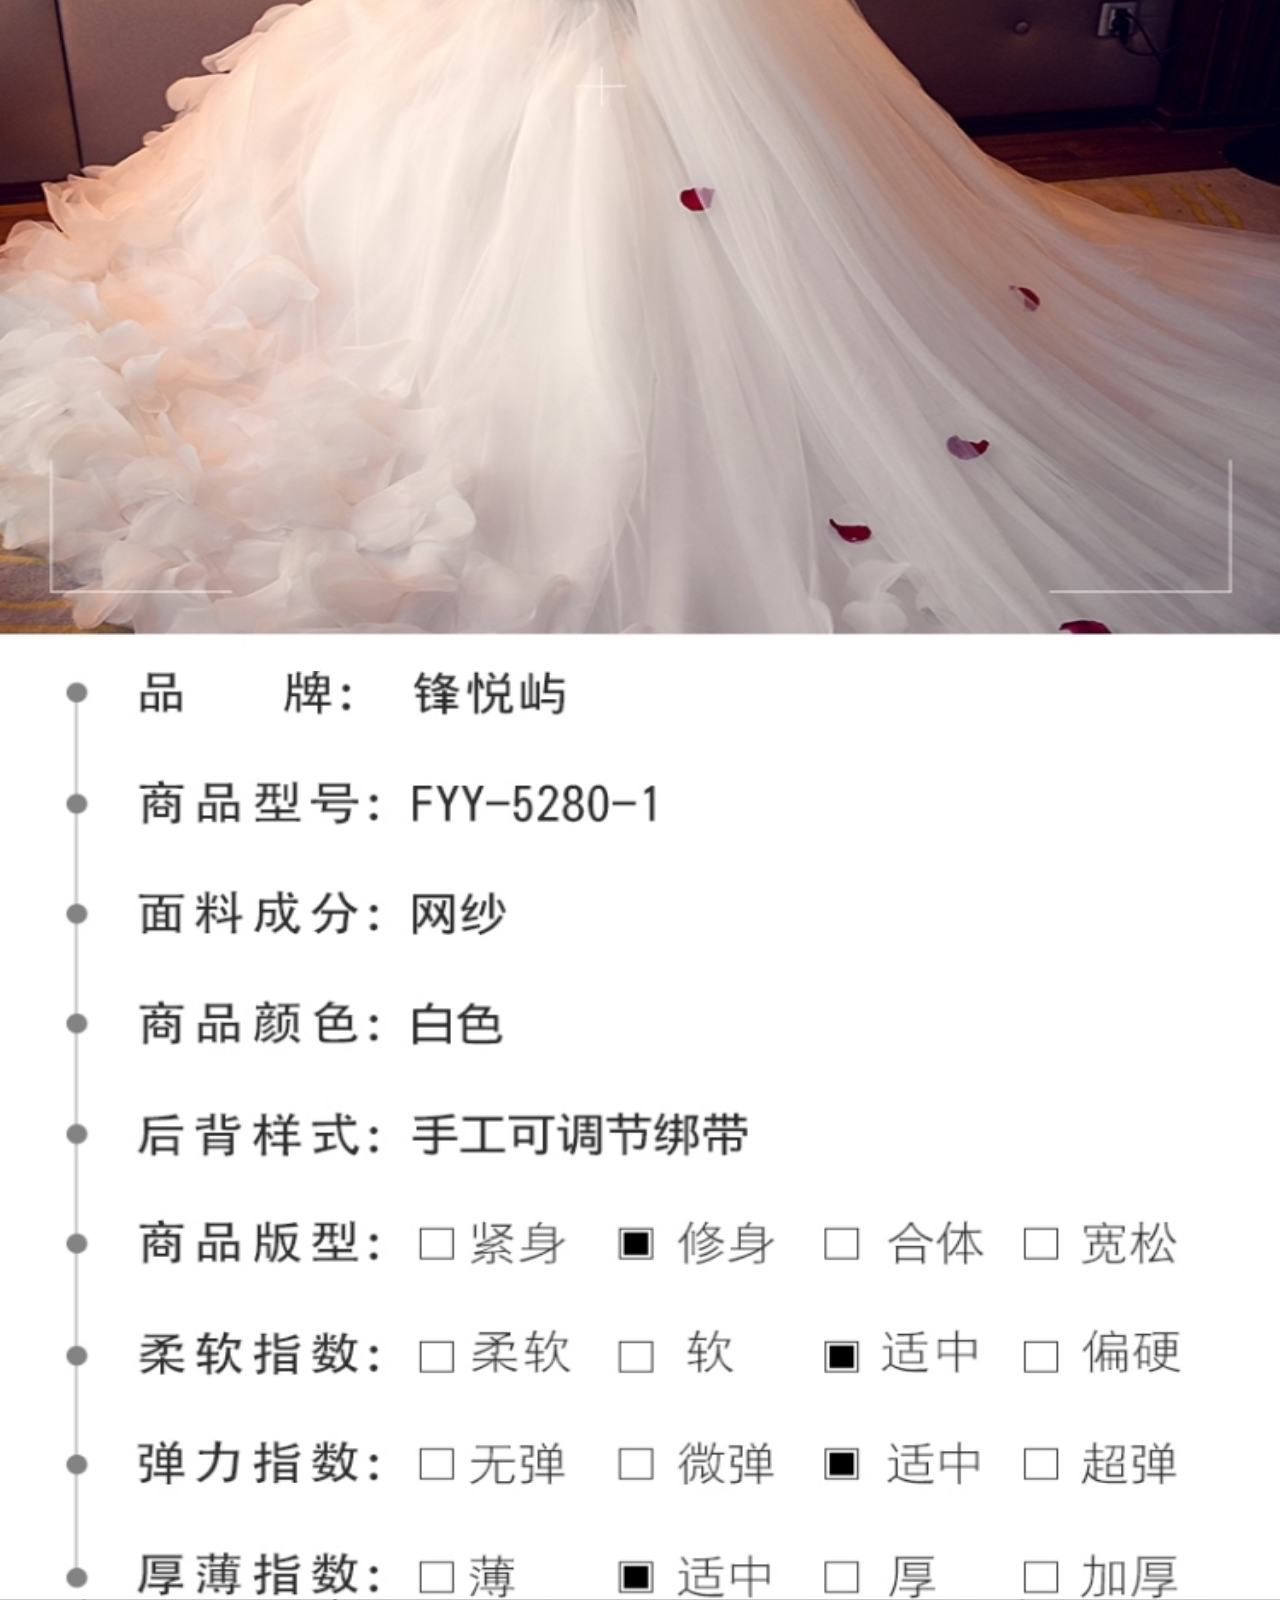
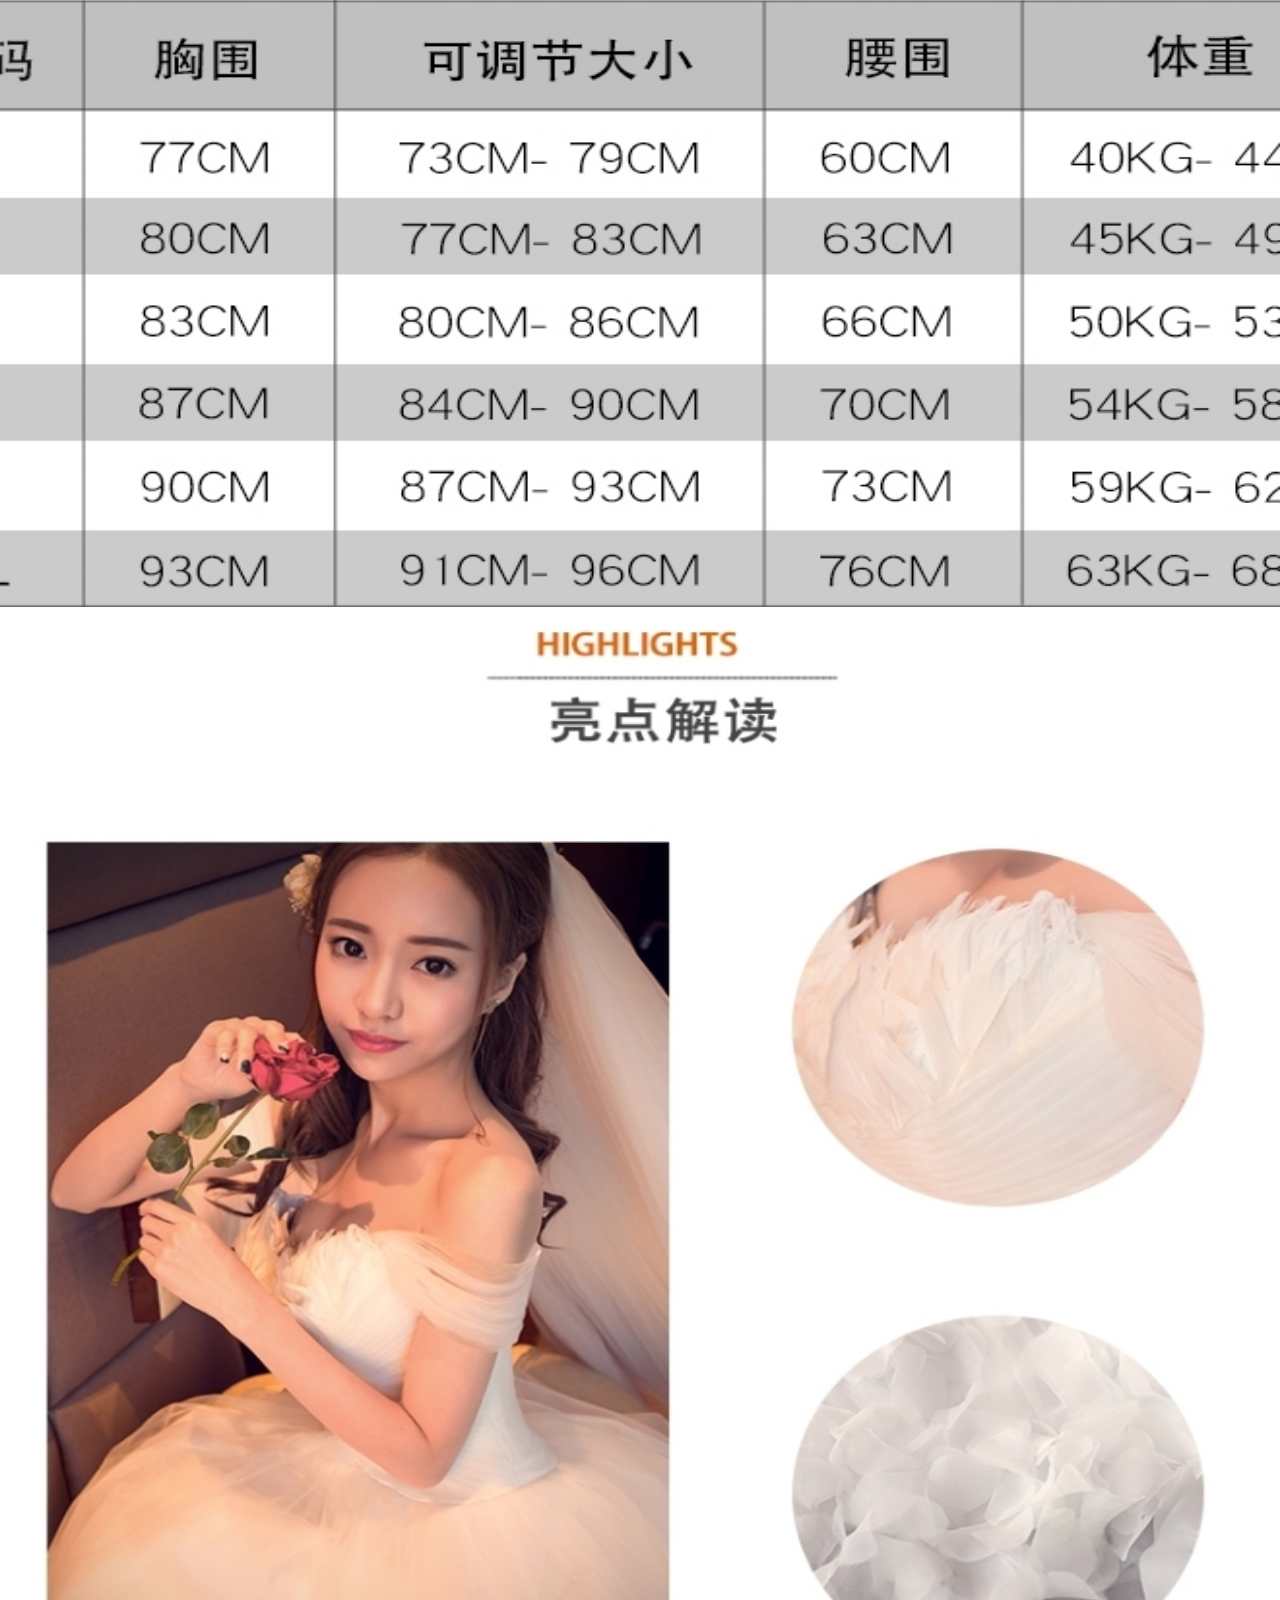
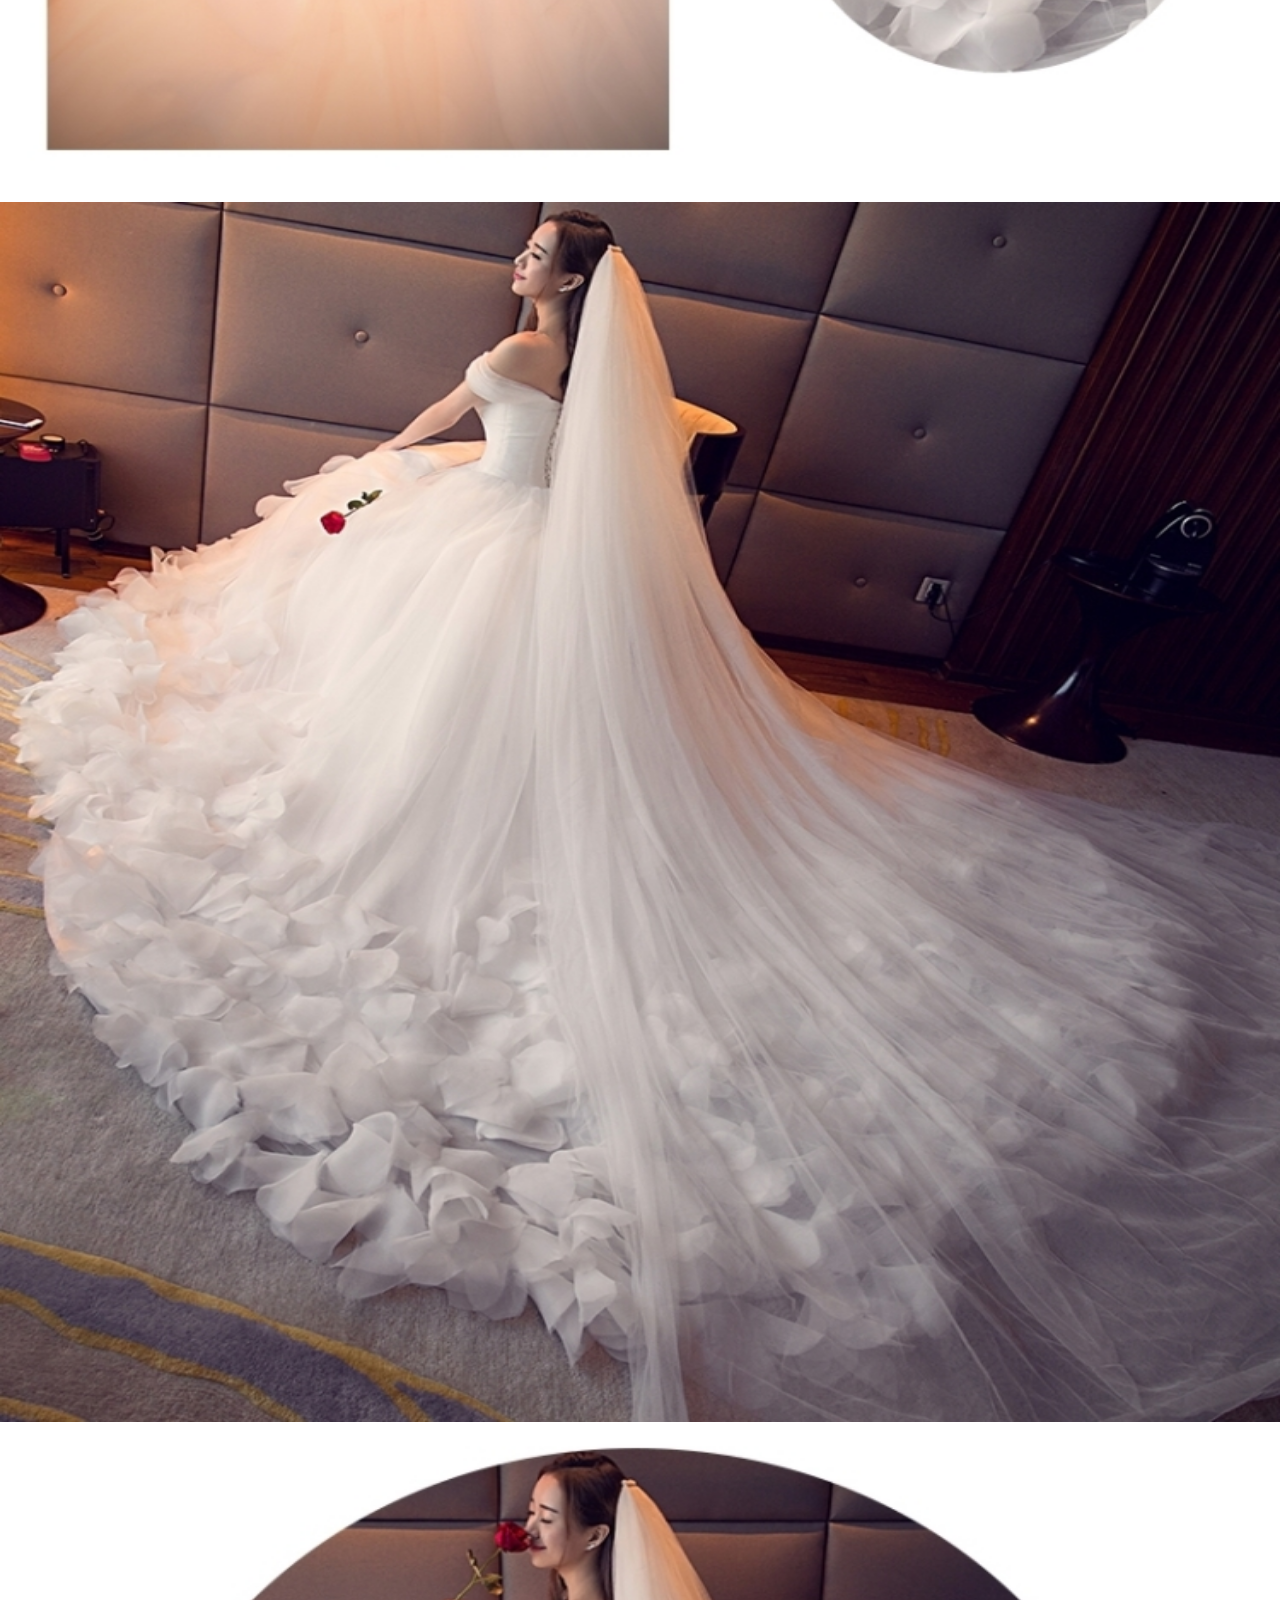
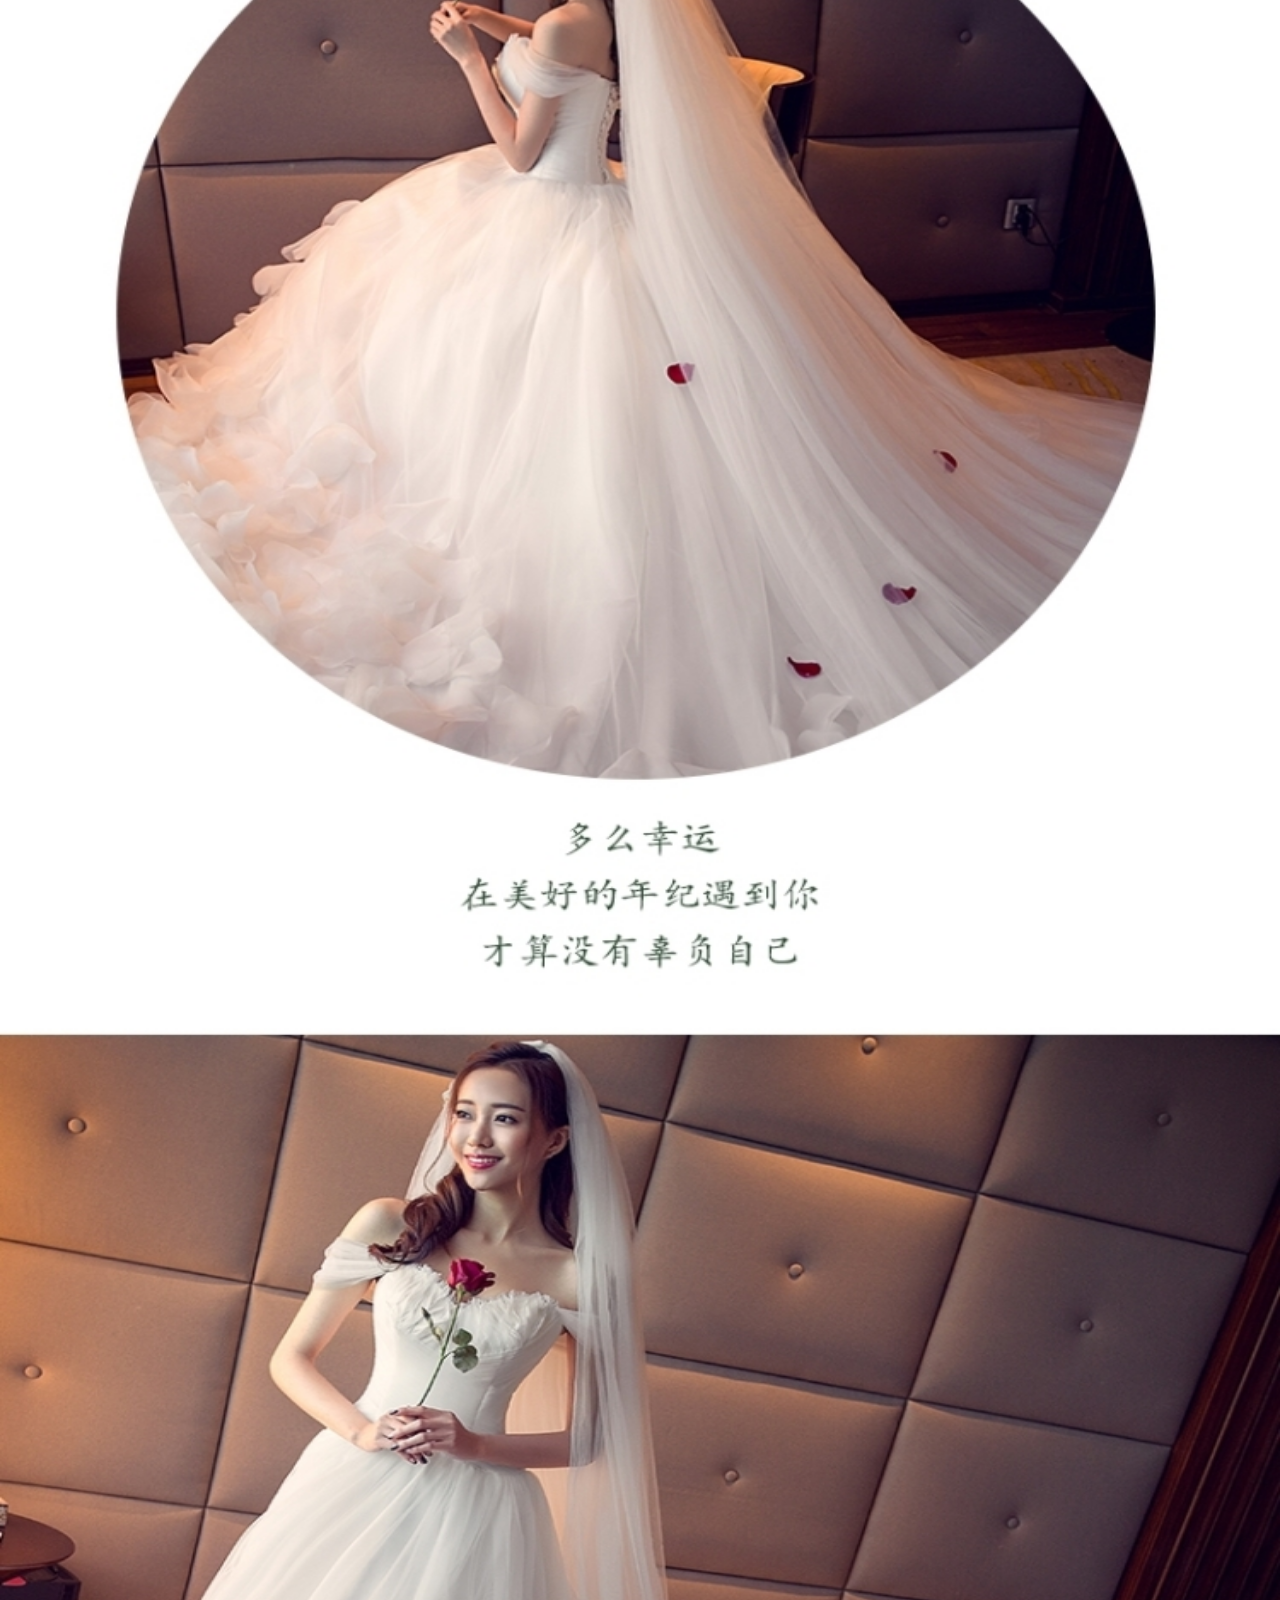
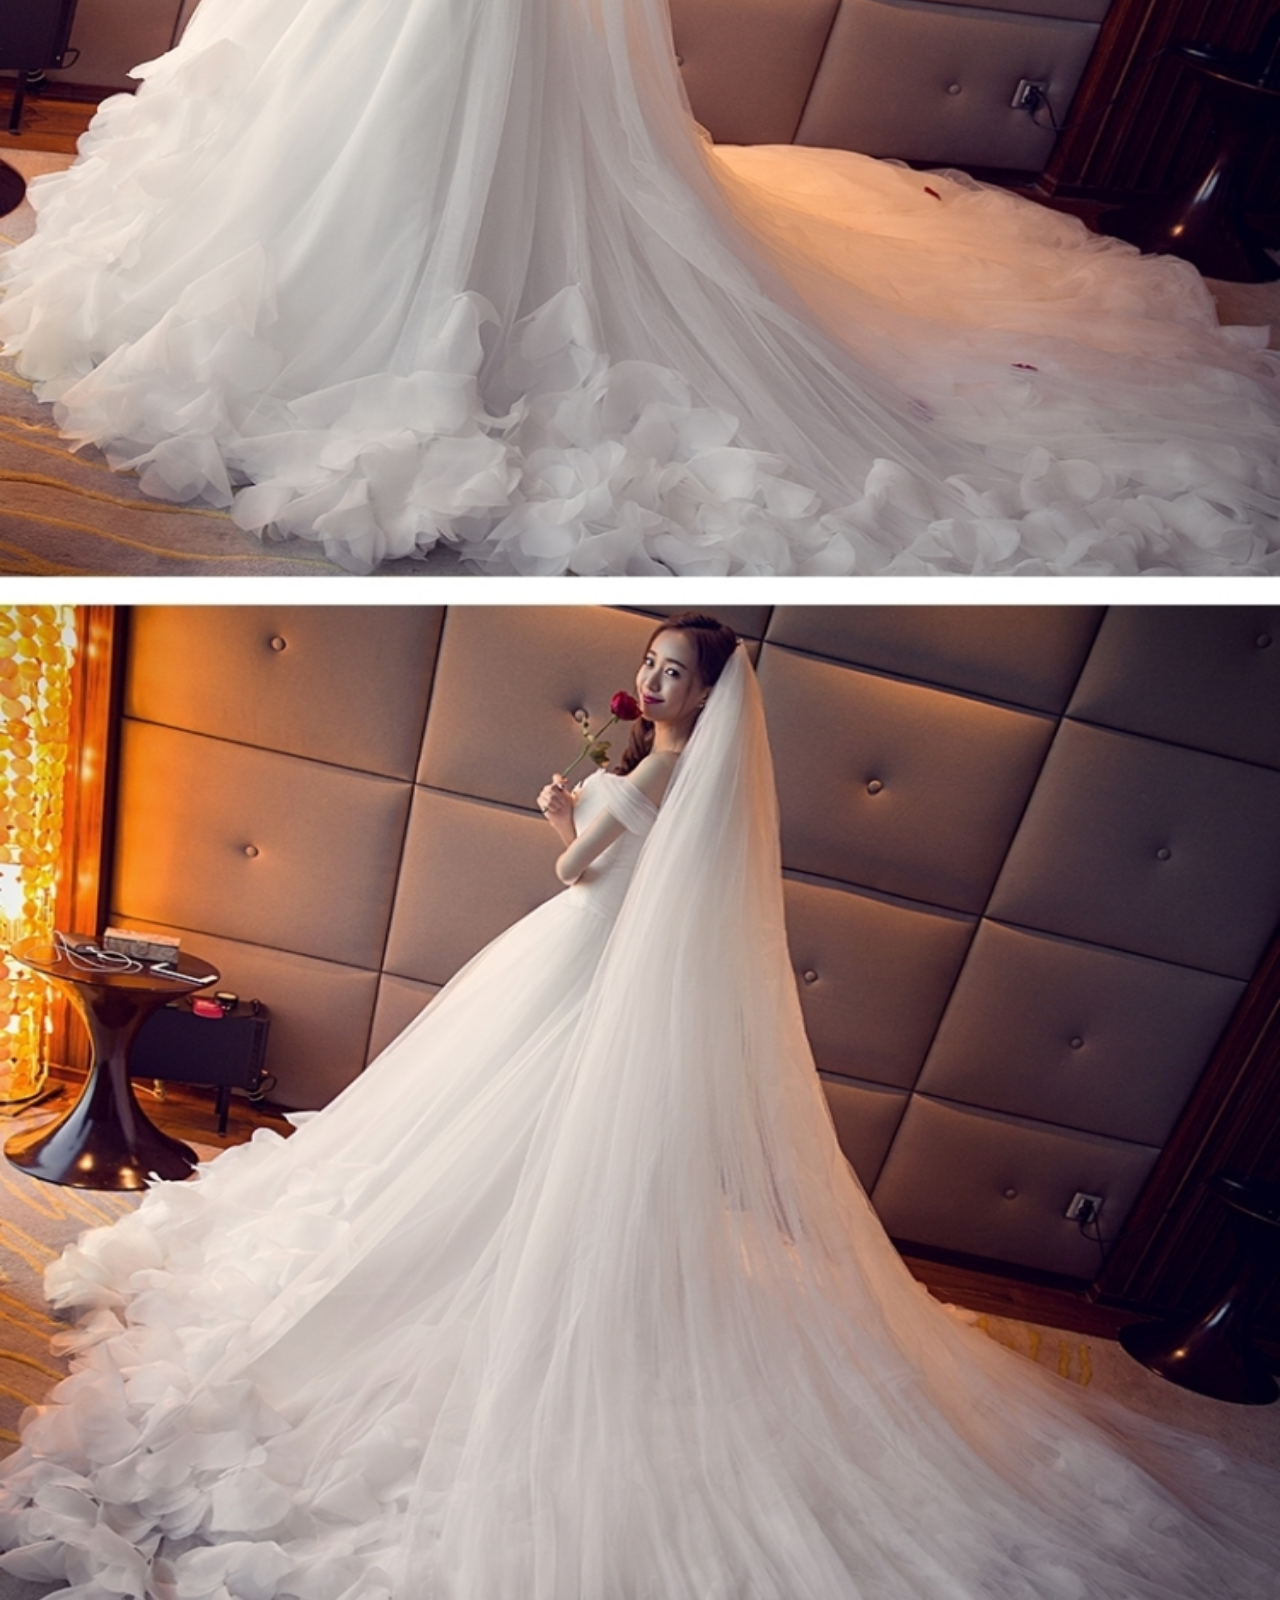
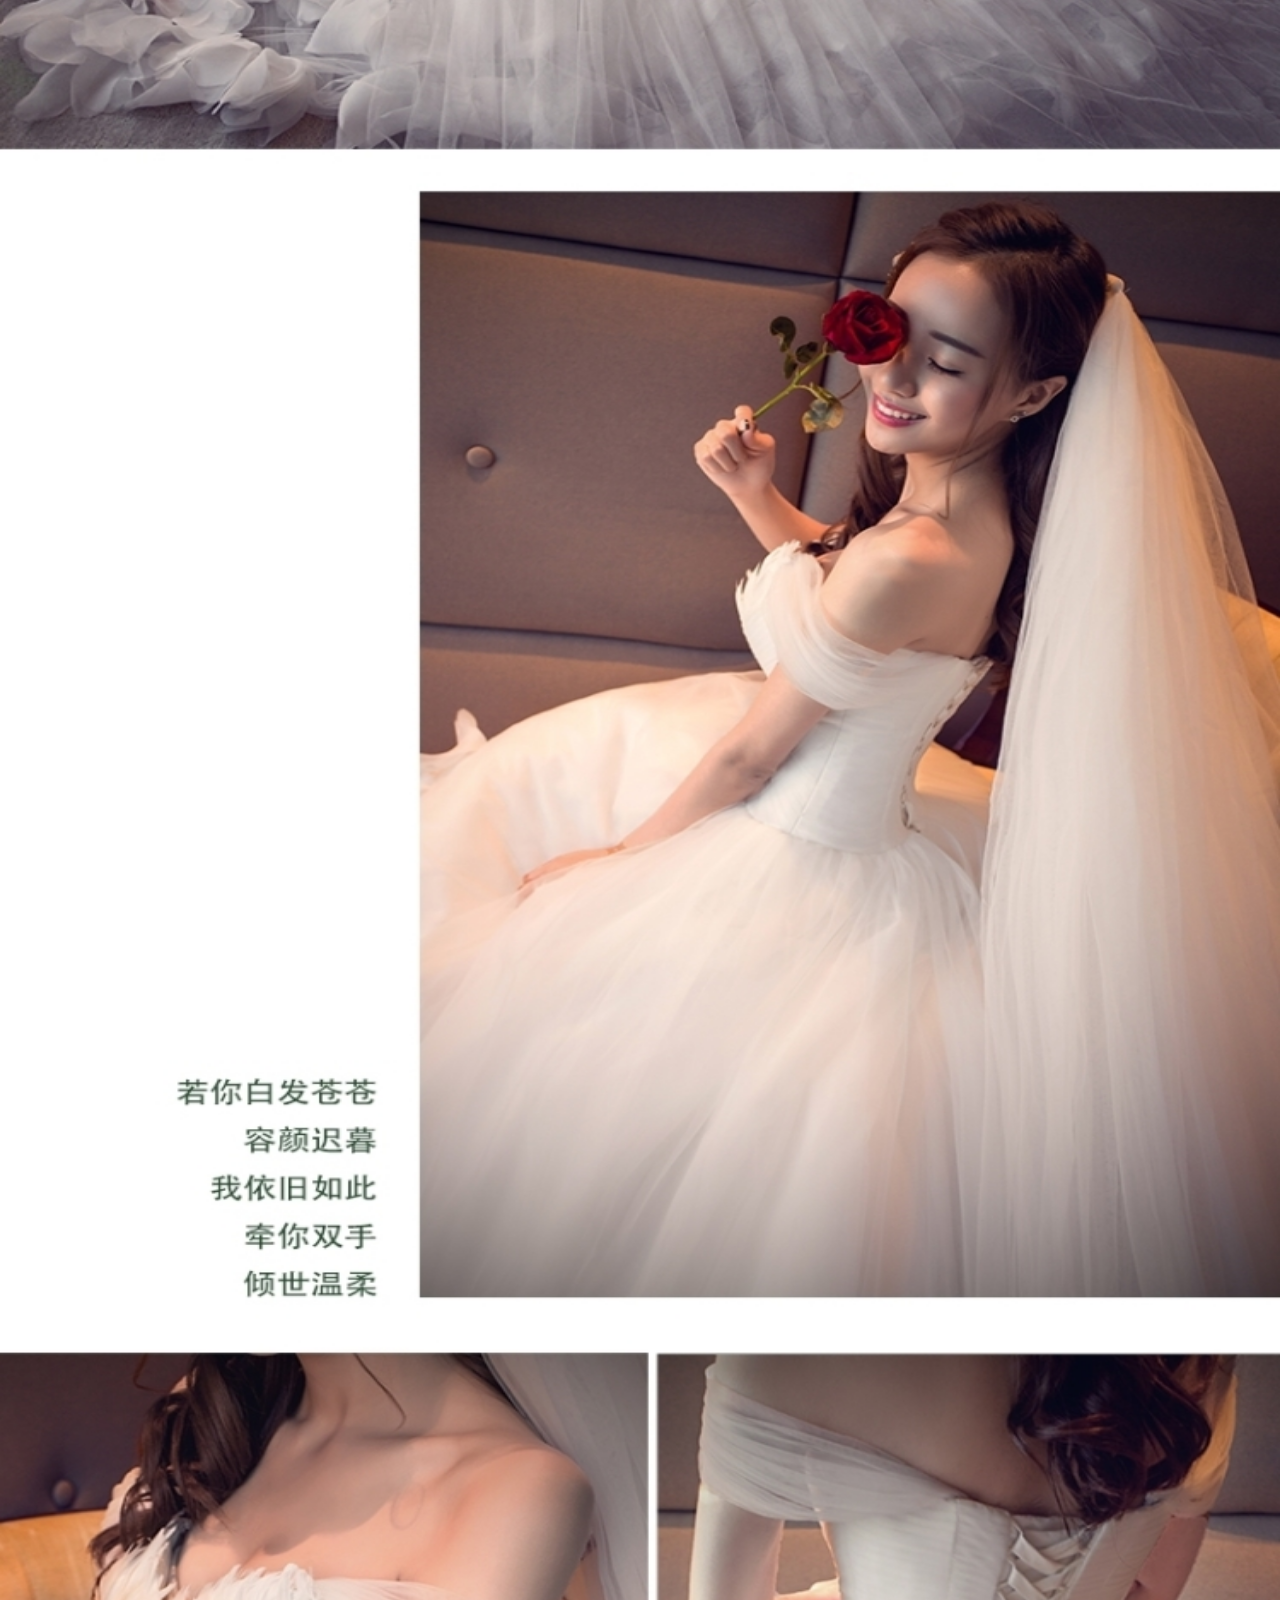
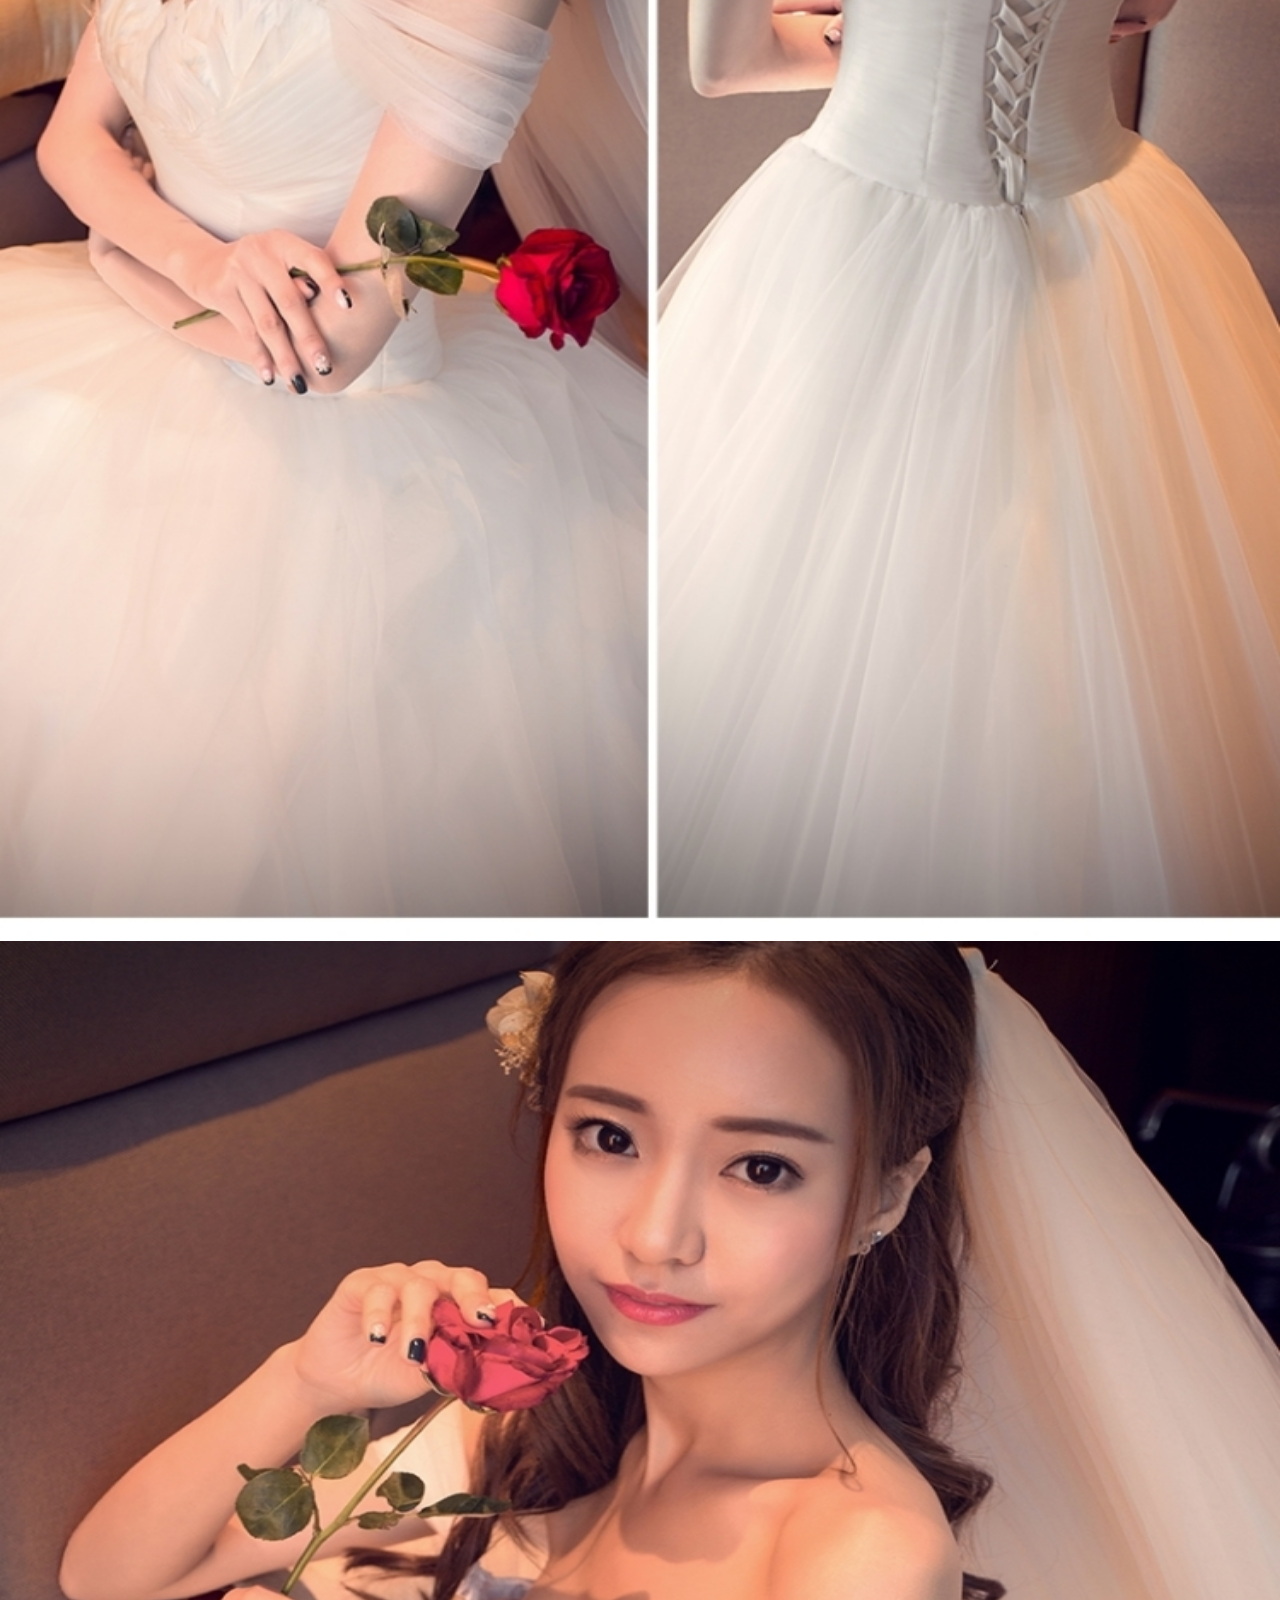
<file: xiangqingye.html>
<!DOCTYPE html>
<html lang="en">
<head>
	<meta charset="UTF-8">
	<title>美丽说详情页</title>
	<link rel="shortcut icon" href="img/meilishuo.jpg">
	<link rel="stylesheet" href="css/xiangqingye.css">
	<meta name="viewport" content="width=device-width">
	<script src="js/rem.js"></script>
</head>
<body>
	<!-- 头部开始 -->
<header>
	<a href="index.html"><</a>
	<a href="">
		<img src="img/1fenqian (1).png" alt="">
	</a>
	<a href="gouwuche.html">
		<img src="img/3.png" alt="">
	</a>
</header>
	<div class="header-ding"></div>
	<!-- 头部结束 -->
	<!-- 图片开始 -->
<section class="tupian">
	<div>
	     <img src="img/hunsha--1.jpg" alt="">
	</div>
	<div><a href=""><</a></div>
</section>
	<!-- 图片结束 -->
	<!-- 名称开始 -->
	<span class="ming">
	     <b>一字肩婚纱大拖尾韩式时尚羽毛V领17年夏季新款长拖尾婚纱礼服
	     </b>
	</span>
	<!-- 价格 -->
	<span class="maney">
		￥728~￥768
	</span>
	<!-- 销量、收藏、发货 -->
	<ul class="xiaoliang">
		<li>销量3234</li>
		<li>收藏4009</li>
		<li>72小时发货</li>
	</ul>
	<!-- 厂家承诺 -->
	<a class="changjia">
		<ul>
			<li>
				<div>
					<img src="img/dui.png" alt="">
				</div>
				<span>退货补运费</span>
			</li>
			<li>
				<div>
					<img src="img/dui.png" alt="">
				</div>
				<span>全国包邮</span>
			</li>
			<li>
				<div>
					<img src="img/dui.png" alt="">
				</div>
				<span>7天无理由退货</span>
			</li>
		</ul>
		<div >></div>
	</a>
	<!-- 厂家承诺结束 -->
	<!-- 店铺开始 -->
	<section class="dianpu">
		<ul class="dianming">
		    <li>
		    	<a href="">
		    		<div>
		    			<img src="img/misskiss.jpg" alt="">
		    		</div>
		    		<span><b>MissKiss</b></span>
		    	</a>
		    </li>
		    <li>
		    	<a href="">+ 收藏</a>
		    </li>
		</ul>
		<ul class="miaoshu">
			<li>
				<div>
					<span>1.5万</span>
					<span>总销量</span>
				</div>
				<div>
					<span>496</span>
					<span>全部宝贝</span>
				</div>
			</li>
			<li>
				<div>
					<span>描述相符</span>
					<span>4.53</span>
					<!-- <div><img src="img/lvxiala_37.png" alt=""></div> -->
				</div>
				<div>
					<span>价格合理</span>
					<span>5.00</span>
					<!-- <div><img src="img/huangxiala_51.png" alt=""></div> -->
				</div>
				<div>
					<span>质量满意</span>
					<span>4.55</span>
					<!-- <div><img src="img/lvxiala_37.png" alt=""></div> -->
				</div>
			</li>
		</ul>
		<a class="jindian">
			<li>进店逛逛</li>
			<li>全部商品</li>
		</a>
	</section>
	<!-- 店铺结束 -->
	<!-- 为你推荐开始 -->
	<section class="weinituijian">
		<span class="weinituijian-top">为你推荐</span>
		<ul class="weinituijian-img">
			<li>
				<a href=""><div class="tupian"><img src="img/tuijian1.jpg" alt=""></div>
				<span>268.58</span>
				</a>
			</li>
			<li>
				<a href=""><div class="tupian"><img src="img/tuijian2.jpg" alt=""></div>
				<span>255.72</span>
				</a>
			</li>
			<li>
				<a href=""><div class="tupian"><img src="img/tuijian3.jpg" alt=""></div>
				<span>244.00</span>
				</a>
			</li>
			<li>
				<a href=""><div class="tupian"><img src="img/tuijian4.jpg" alt=""></div>
				<span>265.98</span>
				</a>
			</li>
			<li>
				<a href=""><div class="tupian"><img src="img/tuijian5.jpg" alt=""></div>
				<span>356.89</span>
				</a>
			</li>
			<li>
				<a href=""><div class="tupian"><img src="img/tuijian6.jpg" alt=""></div>
				<span>312.44</span>
				</a>
			</li>
			<li>
				<a href=""><div class="tupian"><img src="img/tuijian7.jpg" alt=""></div>
				<span>555.77</span>
				</a>
			</li>
			<li>
				<a href=""><div class="tupian"><img src="img/tuijian8.jpg" alt=""></div>
				<span>768.00</span>
				</a>
			</li>
		</ul>
		<div class="yuan">
			<div></div>
			<div></div>
		</div>
	</section>
	<!-- 为你推荐结束 -->
	<!-- 中间标题开始 -->
	<section class="xiangqing">
		<div>
		    <a href="">详情</a>
            <div></div>   
		</div>
		<div>
		     <a href="">规格尺码</a>
             <div></div> 
		</div>
		<div>
		    <a href="">热卖推荐</a>
		    <div></div> 
		</div>
	</section>
	<!-- 中间标题结束 -->
	<!-- 详情开始 -->
	<section class="xq">
		<span class="word">
			一字肩婚纱大拖尾韩式时尚羽毛V领17年夏季新款长拖尾婚纱礼服
		</span>
		<span class="chuangzhuoxiaoguo"><b>穿着效果</b></span>
		<div><img src="img/hunsha1.jpg" alt=""></div>
		<div><img src="img/hunsha2.jpg" alt=""></div>
		<div><img src="img/hunsha3.jpg" alt=""></div>
		<div><img src="img/hunsha4.jpg" alt=""></div>
		<div><img src="img/hunsha5.jpg" alt=""></div>
		<div><img src="img/hunsha6.jpg" alt=""></div>
		<div><img src="img/hunsha7.jpg" alt=""></div>
		<div><img src="img/hunsha8.jpg" alt=""></div>
		<div><img src="img/hunsha9.jpg" alt=""></div>
		<div><img src="img/hunsha10.jpg" alt=""></div>
		<div><img src="img/hunsha11.jpg" alt=""></div>
		<div><img src="img/hunsha12.jpg" alt=""></div>
		<span class="chuangzhuoxiaoguo"><b>细节做工</b></span>
		<div><img src="img/hunsha13.jpg" alt=""></div>
		<div><img src="img/hunsha14.jpg" alt=""></div>
		<div><img src="img/hunsha15.jpg" alt=""></div>
		<div><img src="img/hunsha16.jpg" alt=""></div>
		<div><img src="img/hunsha17.jpg" alt=""></div>
		<div><img src="img/hunsha18.jpg" alt=""></div>
		<div><img src="img/hunsha19.jpg" alt=""></div>
		<div><img src="img/hunsha20.jpg" alt=""></div>
		<div><img src="img/hunsha21.jpg" alt=""></div>
		<div><img src="img/hunsha22.jpg" alt=""></div>
		<span class="chuangzhuoxiaoguo"><b>商品参数</b></span>
	</section>
	<!-- 详情结束 -->
	<!-- 规格尺码开始 -->
	<section>
		<ul class="guigechima">
			<li>
				<span>尺码</span>
				<div>
					<div>XS</div>
					<div>S</div>
					<div>M</div>
					<div>L</div>
				</div>
			</li>
			<li>
				<span>胸围</span>
				<div>-</div>
			</li>
			<li>
				<span>腰围</span>
				<div>-</div>
			</li>
			<li>
				<span>臀围</span>
				<div>-</div>
			</li>
			<li>
				<span>裙长</span>
				<div></div>
			</li>
			<li>
				<span>袖长</span>
				<div>-</div>
			</li>
			<li>
				<span>肩宽</span>
				<div>-</div>
			</li>
			<li>
				<span>尺码</span>
				<div>
					<div>XL</div>
					<div>XXL</div>
				</div>
			</li>
			<li>
				<span>胸围</span>
				<div></div>
			</li>
			<li>
				<span>腰围</span>
				<div></div>
			</li>
			<li>
				<span>臀围</span>
				<div></div>
			</li>
			<li>
				<span>裙长</span>
				<div></div>
			</li>
			<li>
				<span>袖长</span>
				<div></div>
			</li>
			<li>
				<span>肩宽</span>
				<div></div>
			</li>
			<li>
				<span>图案</span>
				<div>纯色</div>
			</li>
			<li>
				<span>季节</span>
				<div>夏季</div>
			</li>
			<li>
				<span>颜色</span>
				<div>白色拖尾,白色拖尾+40元头纱</div>
			</li>
			<li>
				<span>材质</span>
				<div>乔其纱</div>
			</li>
			<li>
				<span>袖型</span>
				<div>常规袖</div>
			</li>
			<li>
				<span>领型</span>
				<div>V领</div>
			</li>
			<li>
				<span>元素</span>
				<div>绑带</div>
			</li>
			<li>
				<span>袖长</span>
				<div>无袖</div>
			</li>
			<li>
				<span>摆型</span>
				<div>长拖尾</div>
			</li>
			<li>
				<span>腰型</span>
				<div>中腰</div>
			</li>
			<li>
				<span>风格</span>
				<div>经典,原创设计</div>
			</li>
			<li>
				<span>尺码</span>
				<div>S,XL,XS,L,M,XXL</div>
			</li>
		</ul>
	</section>
	<!-- 规格尺码结束 -->
	<!-- 热卖推荐开始 -->
	<section class="remaituijian">
		<span class="remaituijian-biaoti">热卖推荐</span>
		<ul class="remaituijian-tupian">
			<li><a href="">
					<div>
						<img src="img/hunsha23.jpg" alt="">
					</div>
					<span>2017新款韩式礼服齐地…</span>
					<div>
						<span>￥168.00</span>
						<div></div>
						<span>☆115</span>
					</div>
				</a></li>
			<li><a href="">
					<div>
						<img src="img/hunsha24.jpg" alt="">
					</div>
					<span>婚纱礼服新娘2017夏季…</span>
					<div>
						<span>￥188.00</span>
						<div></div>
						<span>☆30</span>
					</div>
				</a></li>
		</ul>
	</section>
	<!-- 热卖推荐结束 -->
	<!-- 底部开始 -->
	<section>
		<ul class="dibu">
			<li>
				<div><a href="">
					<div>
						<img src="img/xiangqingdi (1).png" alt="">
					</div>
					<span>客服</span></a>
				</div>
				<div><a href="">
					<div>
						<img src="img/xiangqingdi (2).png" alt="">
					</div>
					<span>店铺</span></a>
				</div>
				<div><a href="">
					<div>
						<img src="img/xiangqingdi (3).png" alt="">
					</div>
					<span>收藏</span></a>
				</div>
			</li>
			<li><a href="gouwuche.html" class="zz">加入购物车</a></li>
			<li><a href="" class="zz">购买</a></li>
		</ul>
		<div class="dibu-ding"></div>
	</section>
	<!-- 底部结束 -->
</body>
</html>
</file>
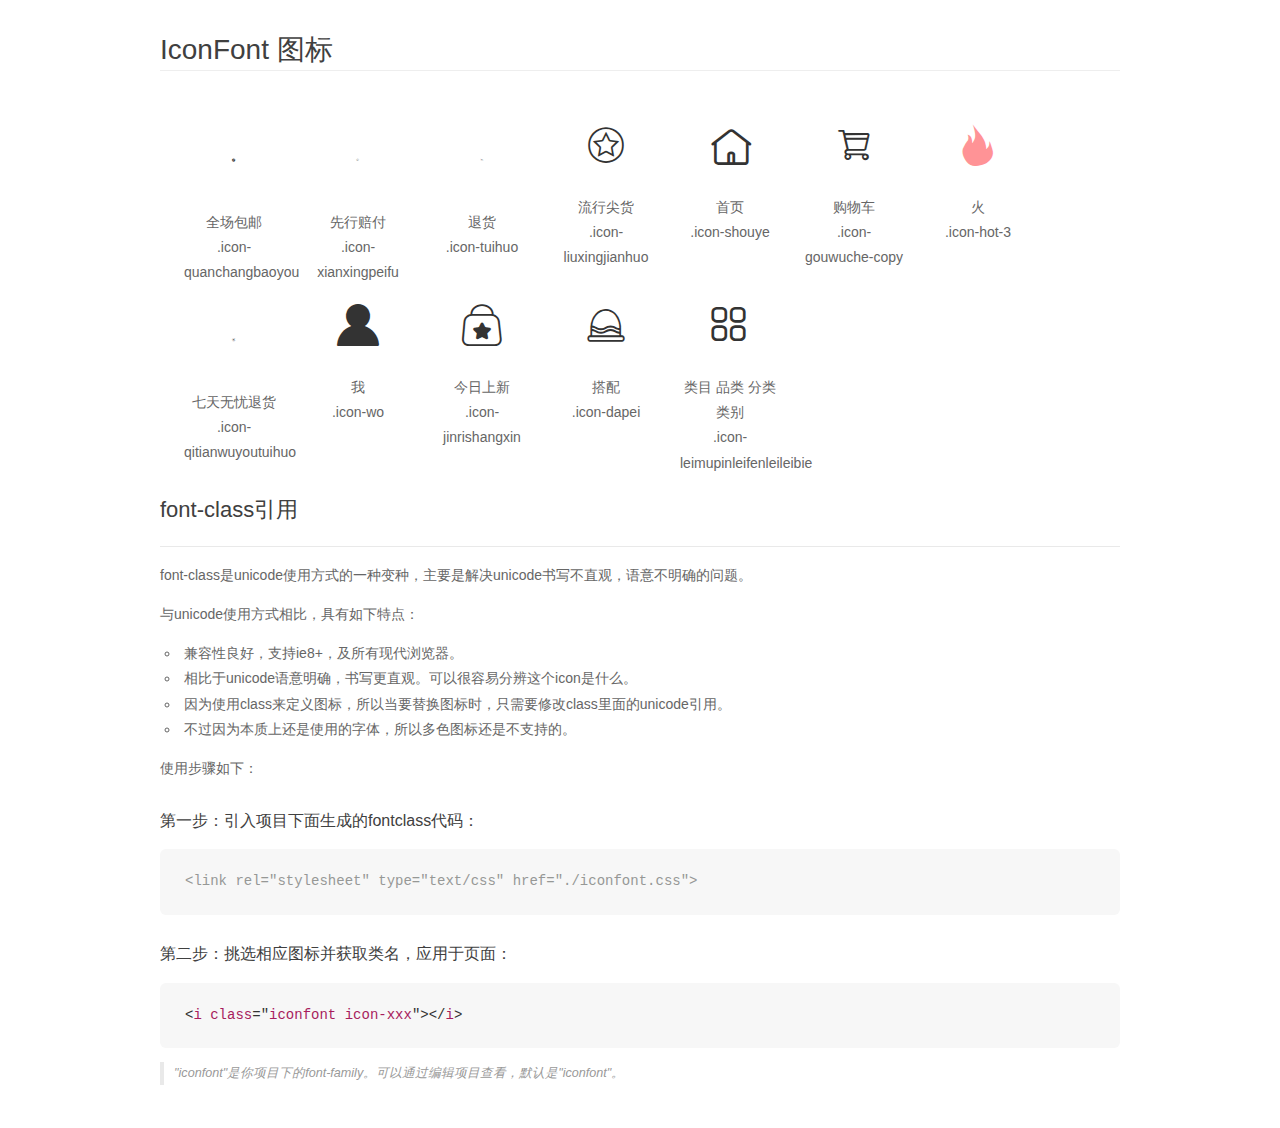
<file: iconfont/demo_fontclass.html>
<!DOCTYPE html>
<html>
<head>
    <meta charset="utf-8"/>
    <title>IconFont</title>
    <link rel="stylesheet" href="demo.css">
    <link rel="stylesheet" href="iconfont.css">
</head>
<body>
    <div class="main markdown">
        <h1>IconFont 图标</h1>
        <ul class="icon_lists clear">
            
                <li>
                <i class="icon iconfont icon-quanchangbaoyou"></i>
                    <div class="name">全场包邮</div>
                    <div class="fontclass">.icon-quanchangbaoyou</div>
                </li>
            
                <li>
                <i class="icon iconfont icon-xianxingpeifu"></i>
                    <div class="name">先行赔付</div>
                    <div class="fontclass">.icon-xianxingpeifu</div>
                </li>
            
                <li>
                <i class="icon iconfont icon-tuihuo"></i>
                    <div class="name">退货</div>
                    <div class="fontclass">.icon-tuihuo</div>
                </li>
            
                <li>
                <i class="icon iconfont icon-liuxingjianhuo"></i>
                    <div class="name">流行尖货</div>
                    <div class="fontclass">.icon-liuxingjianhuo</div>
                </li>
            
                <li>
                <i class="icon iconfont icon-shouye"></i>
                    <div class="name">首页</div>
                    <div class="fontclass">.icon-shouye</div>
                </li>
            
                <li>
                <i class="icon iconfont icon-gouwuche-copy"></i>
                    <div class="name">购物车</div>
                    <div class="fontclass">.icon-gouwuche-copy</div>
                </li>
            
                <li>
                <i class="icon iconfont icon-hot-3"></i>
                    <div class="name">火</div>
                    <div class="fontclass">.icon-hot-3</div>
                </li>
            
                <li>
                <i class="icon iconfont icon-qitianwuyoutuihuo"></i>
                    <div class="name">七天无忧退货</div>
                    <div class="fontclass">.icon-qitianwuyoutuihuo</div>
                </li>
            
                <li>
                <i class="icon iconfont icon-wo"></i>
                    <div class="name">我</div>
                    <div class="fontclass">.icon-wo</div>
                </li>
            
                <li>
                <i class="icon iconfont icon-jinrishangxin"></i>
                    <div class="name">今日上新</div>
                    <div class="fontclass">.icon-jinrishangxin</div>
                </li>
            
                <li>
                <i class="icon iconfont icon-dapei"></i>
                    <div class="name">搭配</div>
                    <div class="fontclass">.icon-dapei</div>
                </li>
            
                <li>
                <i class="icon iconfont icon-leimupinleifenleileibie"></i>
                    <div class="name">类目 品类 分类 类别</div>
                    <div class="fontclass">.icon-leimupinleifenleileibie</div>
                </li>
            
        </ul>

        <h2 id="font-class-">font-class引用</h2>
        <hr>

        <p>font-class是unicode使用方式的一种变种，主要是解决unicode书写不直观，语意不明确的问题。</p>
        <p>与unicode使用方式相比，具有如下特点：</p>
        <ul>
        <li>兼容性良好，支持ie8+，及所有现代浏览器。</li>
        <li>相比于unicode语意明确，书写更直观。可以很容易分辨这个icon是什么。</li>
        <li>因为使用class来定义图标，所以当要替换图标时，只需要修改class里面的unicode引用。</li>
        <li>不过因为本质上还是使用的字体，所以多色图标还是不支持的。</li>
        </ul>
        <p>使用步骤如下：</p>
        <h3 id="-fontclass-">第一步：引入项目下面生成的fontclass代码：</h3>


        <pre><code class="lang-js hljs javascript"><span class="hljs-comment">&lt;link rel="stylesheet" type="text/css" href="./iconfont.css"&gt;</span></code></pre>
        <h3 id="-">第二步：挑选相应图标并获取类名，应用于页面：</h3>
        <pre><code class="lang-css hljs">&lt;<span class="hljs-selector-tag">i</span> <span class="hljs-selector-tag">class</span>="<span class="hljs-selector-tag">iconfont</span> <span class="hljs-selector-tag">icon-xxx</span>"&gt;&lt;/<span class="hljs-selector-tag">i</span>&gt;</code></pre>
        <blockquote>
        <p>"iconfont"是你项目下的font-family。可以通过编辑项目查看，默认是"iconfont"。</p>
        </blockquote>
    </div>
</body>
</html>
</file>
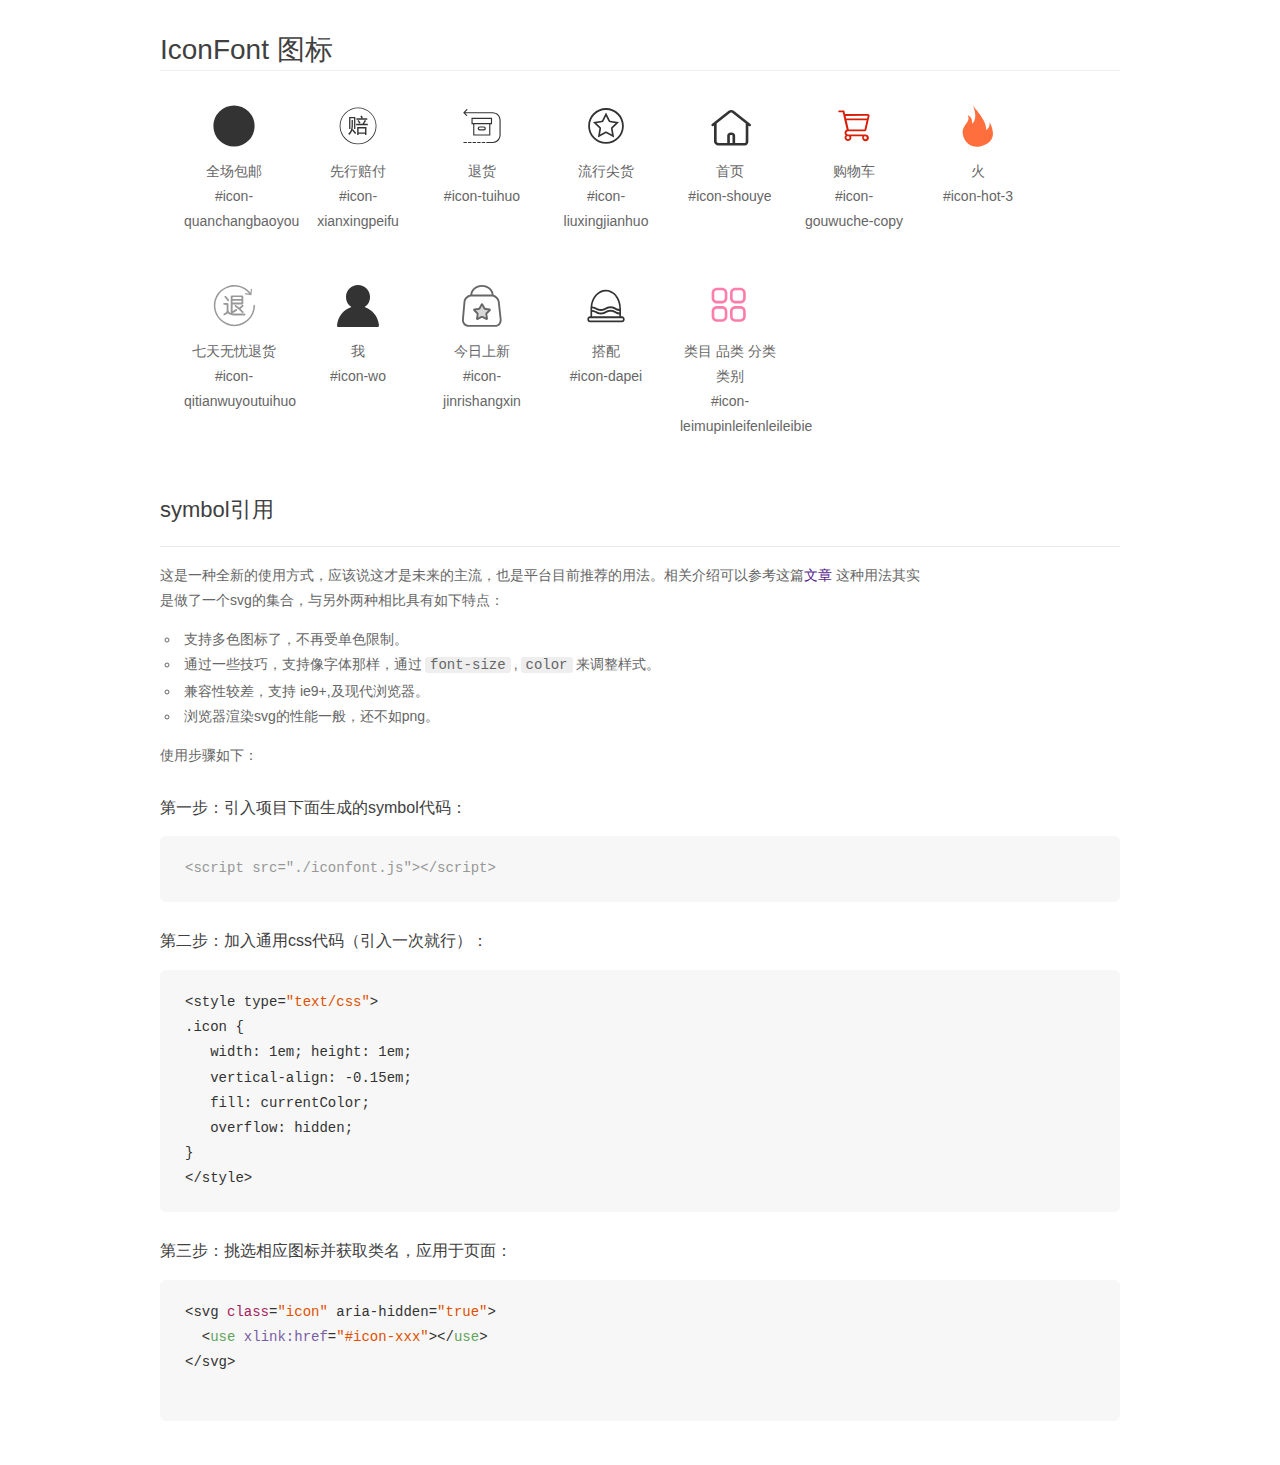
<file: iconfont/demo_symbol.html>
<!DOCTYPE html>
<html>
<head>
    <meta charset="utf-8"/>
    <title>IconFont</title>
    <link rel="stylesheet" href="demo.css">
    <script src="iconfont.js"></script>

    <style type="text/css">
        .icon {
          /* 通过设置 font-size 来改变图标大小 */
          width: 1em; height: 1em;
          /* 图标和文字相邻时，垂直对齐 */
          vertical-align: -0.15em;
          /* 通过设置 color 来改变 SVG 的颜色/fill */
          fill: currentColor;
          /* path 和 stroke 溢出 viewBox 部分在 IE 下会显示
             normalize.css 中也包含这行 */
          overflow: hidden;
        }

    </style>
</head>
<body>
    <div class="main markdown">
        <h1>IconFont 图标</h1>
        <ul class="icon_lists clear">
            
                <li>
                    <svg class="icon" aria-hidden="true">
                        <use xlink:href="#icon-quanchangbaoyou"></use>
                    </svg>
                    <div class="name">全场包邮</div>
                    <div class="fontclass">#icon-quanchangbaoyou</div>
                </li>
            
                <li>
                    <svg class="icon" aria-hidden="true">
                        <use xlink:href="#icon-xianxingpeifu"></use>
                    </svg>
                    <div class="name">先行赔付</div>
                    <div class="fontclass">#icon-xianxingpeifu</div>
                </li>
            
                <li>
                    <svg class="icon" aria-hidden="true">
                        <use xlink:href="#icon-tuihuo"></use>
                    </svg>
                    <div class="name">退货</div>
                    <div class="fontclass">#icon-tuihuo</div>
                </li>
            
                <li>
                    <svg class="icon" aria-hidden="true">
                        <use xlink:href="#icon-liuxingjianhuo"></use>
                    </svg>
                    <div class="name">流行尖货</div>
                    <div class="fontclass">#icon-liuxingjianhuo</div>
                </li>
            
                <li>
                    <svg class="icon" aria-hidden="true">
                        <use xlink:href="#icon-shouye"></use>
                    </svg>
                    <div class="name">首页</div>
                    <div class="fontclass">#icon-shouye</div>
                </li>
            
                <li>
                    <svg class="icon" aria-hidden="true">
                        <use xlink:href="#icon-gouwuche-copy"></use>
                    </svg>
                    <div class="name">购物车</div>
                    <div class="fontclass">#icon-gouwuche-copy</div>
                </li>
            
                <li>
                    <svg class="icon" aria-hidden="true">
                        <use xlink:href="#icon-hot-3"></use>
                    </svg>
                    <div class="name">火</div>
                    <div class="fontclass">#icon-hot-3</div>
                </li>
            
                <li>
                    <svg class="icon" aria-hidden="true">
                        <use xlink:href="#icon-qitianwuyoutuihuo"></use>
                    </svg>
                    <div class="name">七天无忧退货</div>
                    <div class="fontclass">#icon-qitianwuyoutuihuo</div>
                </li>
            
                <li>
                    <svg class="icon" aria-hidden="true">
                        <use xlink:href="#icon-wo"></use>
                    </svg>
                    <div class="name">我</div>
                    <div class="fontclass">#icon-wo</div>
                </li>
            
                <li>
                    <svg class="icon" aria-hidden="true">
                        <use xlink:href="#icon-jinrishangxin"></use>
                    </svg>
                    <div class="name">今日上新</div>
                    <div class="fontclass">#icon-jinrishangxin</div>
                </li>
            
                <li>
                    <svg class="icon" aria-hidden="true">
                        <use xlink:href="#icon-dapei"></use>
                    </svg>
                    <div class="name">搭配</div>
                    <div class="fontclass">#icon-dapei</div>
                </li>
            
                <li>
                    <svg class="icon" aria-hidden="true">
                        <use xlink:href="#icon-leimupinleifenleileibie"></use>
                    </svg>
                    <div class="name">类目 品类 分类 类别</div>
                    <div class="fontclass">#icon-leimupinleifenleileibie</div>
                </li>
            
        </ul>


        <h2 id="symbol-">symbol引用</h2>
        <hr>

        <p>这是一种全新的使用方式，应该说这才是未来的主流，也是平台目前推荐的用法。相关介绍可以参考这篇<a href="">文章</a>
        这种用法其实是做了一个svg的集合，与另外两种相比具有如下特点：</p>
        <ul>
          <li>支持多色图标了，不再受单色限制。</li>
          <li>通过一些技巧，支持像字体那样，通过<code>font-size</code>,<code>color</code>来调整样式。</li>
          <li>兼容性较差，支持 ie9+,及现代浏览器。</li>
          <li>浏览器渲染svg的性能一般，还不如png。</li>
        </ul>
        <p>使用步骤如下：</p>
        <h3 id="-symbol-">第一步：引入项目下面生成的symbol代码：</h3>
        <pre><code class="lang-js hljs javascript"><span class="hljs-comment">&lt;script src="./iconfont.js"&gt;&lt;/script&gt;</span></code></pre>
        <h3 id="-css-">第二步：加入通用css代码（引入一次就行）：</h3>
        <pre><code class="lang-js hljs javascript">&lt;style type=<span class="hljs-string">"text/css"</span>&gt;
.icon {
   width: <span class="hljs-number">1</span>em; height: <span class="hljs-number">1</span>em;
   vertical-align: <span class="hljs-number">-0.15</span>em;
   fill: currentColor;
   overflow: hidden;
}
&lt;<span class="hljs-regexp">/style&gt;</span></code></pre>
        <h3 id="-">第三步：挑选相应图标并获取类名，应用于页面：</h3>
        <pre><code class="lang-js hljs javascript">&lt;svg <span class="hljs-class"><span class="hljs-keyword">class</span></span>=<span class="hljs-string">"icon"</span> aria-hidden=<span class="hljs-string">"true"</span>&gt;<span class="xml"><span class="hljs-tag">
  &lt;<span class="hljs-name">use</span> <span class="hljs-attr">xlink:href</span>=<span class="hljs-string">"#icon-xxx"</span>&gt;</span><span class="hljs-tag">&lt;/<span class="hljs-name">use</span>&gt;</span>
</span>&lt;<span class="hljs-regexp">/svg&gt;
        </span></code></pre>
    </div>
</body>
</html>
</file>
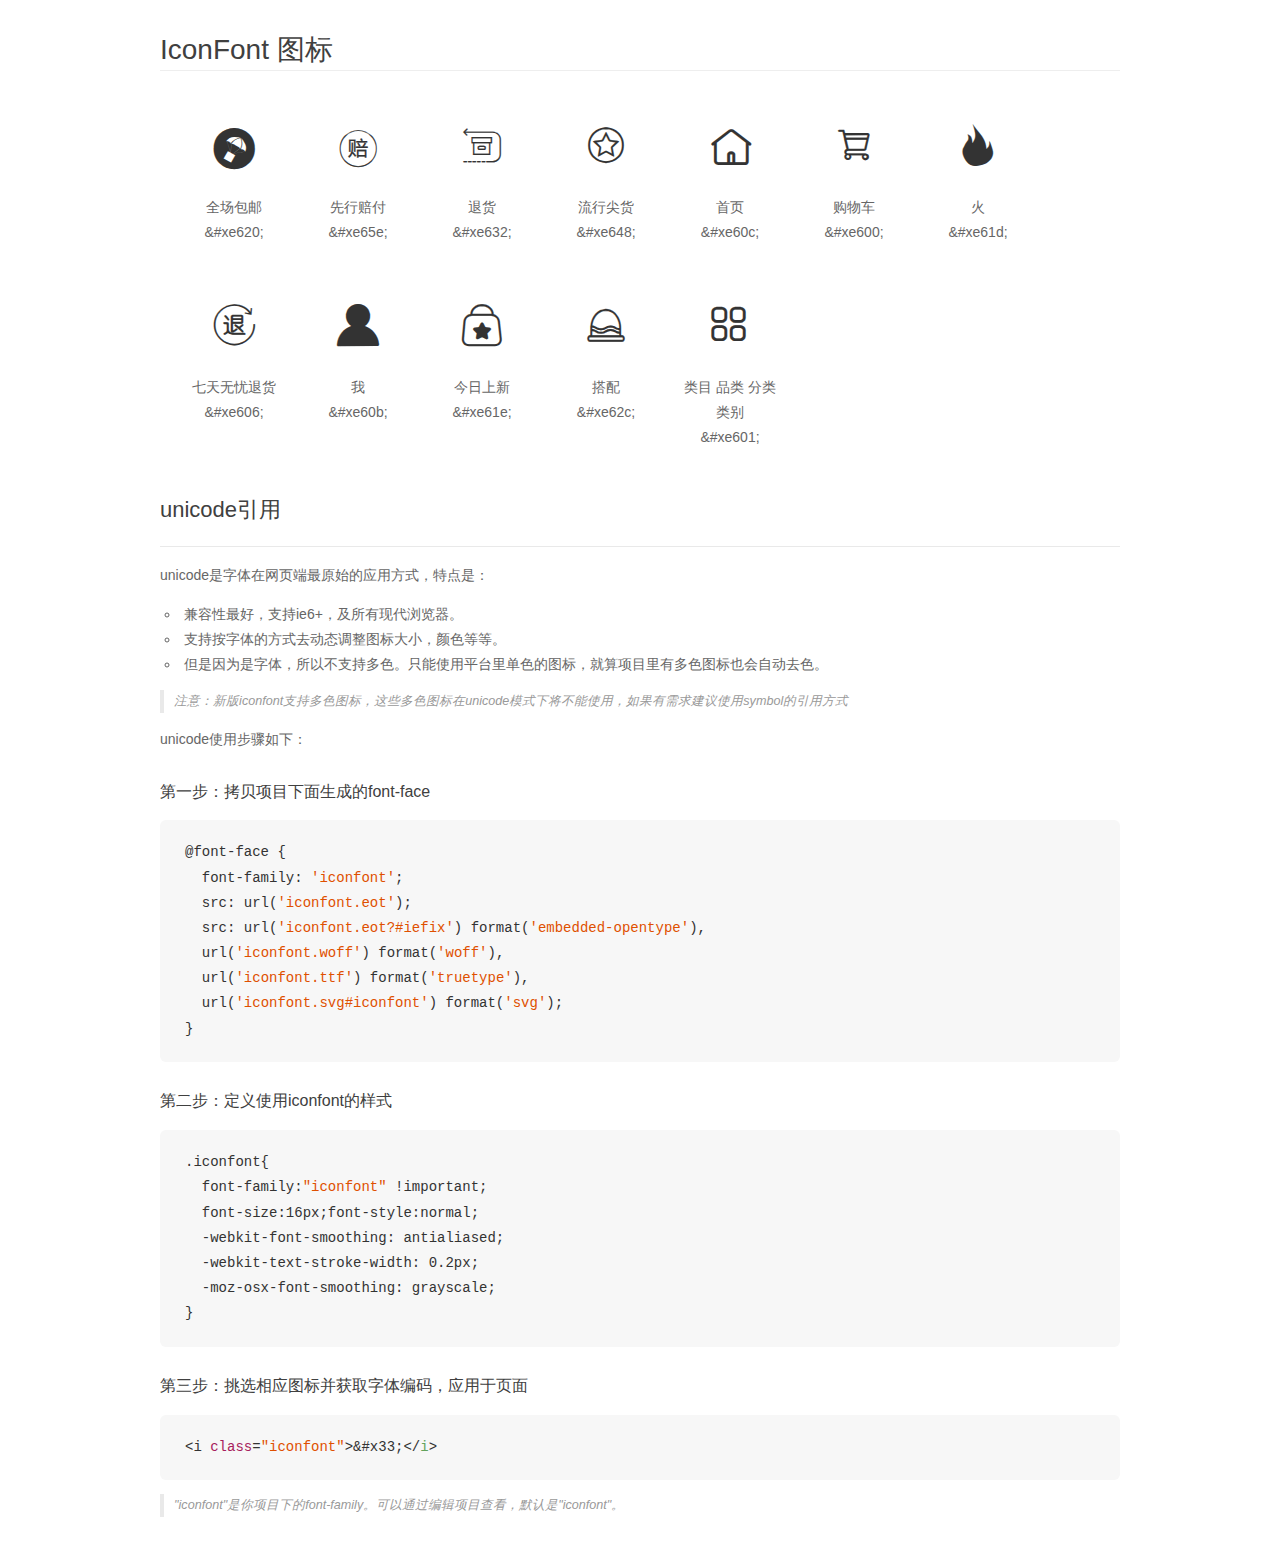
<file: iconfont/demo_unicode.html>
<!DOCTYPE html>
<html>
<head>
    <meta charset="utf-8"/>
    <title>IconFont</title>
    <link rel="stylesheet" href="demo.css">

    <style type="text/css">

        @font-face {font-family: "iconfont";
          src: url('iconfont.eot'); /* IE9*/
          src: url('iconfont.eot#iefix') format('embedded-opentype'), /* IE6-IE8 */
          url('iconfont.woff') format('woff'), /* chrome, firefox */
          url('iconfont.ttf') format('truetype'), /* chrome, firefox, opera, Safari, Android, iOS 4.2+*/
          url('iconfont.svg#iconfont') format('svg'); /* iOS 4.1- */
        }

        .iconfont {
          font-family:"iconfont" !important;
          font-size:16px;
          font-style:normal;
          -webkit-font-smoothing: antialiased;
          -webkit-text-stroke-width: 0.2px;
          -moz-osx-font-smoothing: grayscale;
        }

    </style>
</head>
<body>
    <div class="main markdown">
        <h1>IconFont 图标</h1>
        <ul class="icon_lists clear">
            
                <li>
                <i class="icon iconfont">&#xe620;</i>
                    <div class="name">全场包邮</div>
                    <div class="code">&amp;#xe620;</div>
                </li>
            
                <li>
                <i class="icon iconfont">&#xe65e;</i>
                    <div class="name">先行赔付</div>
                    <div class="code">&amp;#xe65e;</div>
                </li>
            
                <li>
                <i class="icon iconfont">&#xe632;</i>
                    <div class="name">退货</div>
                    <div class="code">&amp;#xe632;</div>
                </li>
            
                <li>
                <i class="icon iconfont">&#xe648;</i>
                    <div class="name">流行尖货</div>
                    <div class="code">&amp;#xe648;</div>
                </li>
            
                <li>
                <i class="icon iconfont">&#xe60c;</i>
                    <div class="name">首页</div>
                    <div class="code">&amp;#xe60c;</div>
                </li>
            
                <li>
                <i class="icon iconfont">&#xe600;</i>
                    <div class="name">购物车</div>
                    <div class="code">&amp;#xe600;</div>
                </li>
            
                <li>
                <i class="icon iconfont">&#xe61d;</i>
                    <div class="name">火</div>
                    <div class="code">&amp;#xe61d;</div>
                </li>
            
                <li>
                <i class="icon iconfont">&#xe606;</i>
                    <div class="name">七天无忧退货</div>
                    <div class="code">&amp;#xe606;</div>
                </li>
            
                <li>
                <i class="icon iconfont">&#xe60b;</i>
                    <div class="name">我</div>
                    <div class="code">&amp;#xe60b;</div>
                </li>
            
                <li>
                <i class="icon iconfont">&#xe61e;</i>
                    <div class="name">今日上新</div>
                    <div class="code">&amp;#xe61e;</div>
                </li>
            
                <li>
                <i class="icon iconfont">&#xe62c;</i>
                    <div class="name">搭配</div>
                    <div class="code">&amp;#xe62c;</div>
                </li>
            
                <li>
                <i class="icon iconfont">&#xe601;</i>
                    <div class="name">类目 品类 分类 类别</div>
                    <div class="code">&amp;#xe601;</div>
                </li>
            
        </ul>
        <h2 id="unicode-">unicode引用</h2>
        <hr>

        <p>unicode是字体在网页端最原始的应用方式，特点是：</p>
        <ul>
        <li>兼容性最好，支持ie6+，及所有现代浏览器。</li>
        <li>支持按字体的方式去动态调整图标大小，颜色等等。</li>
        <li>但是因为是字体，所以不支持多色。只能使用平台里单色的图标，就算项目里有多色图标也会自动去色。</li>
        </ul>
        <blockquote>
        <p>注意：新版iconfont支持多色图标，这些多色图标在unicode模式下将不能使用，如果有需求建议使用symbol的引用方式</p>
        </blockquote>
        <p>unicode使用步骤如下：</p>
        <h3 id="-font-face">第一步：拷贝项目下面生成的font-face</h3>
        <pre><code class="lang-js hljs javascript">@font-face {
  font-family: <span class="hljs-string">'iconfont'</span>;
  src: url(<span class="hljs-string">'iconfont.eot'</span>);
  src: url(<span class="hljs-string">'iconfont.eot?#iefix'</span>) format(<span class="hljs-string">'embedded-opentype'</span>),
  url(<span class="hljs-string">'iconfont.woff'</span>) format(<span class="hljs-string">'woff'</span>),
  url(<span class="hljs-string">'iconfont.ttf'</span>) format(<span class="hljs-string">'truetype'</span>),
  url(<span class="hljs-string">'iconfont.svg#iconfont'</span>) format(<span class="hljs-string">'svg'</span>);
}
</code></pre>
        <h3 id="-iconfont-">第二步：定义使用iconfont的样式</h3>
        <pre><code class="lang-js hljs javascript">.iconfont{
  font-family:<span class="hljs-string">"iconfont"</span> !important;
  font-size:<span class="hljs-number">16</span>px;font-style:normal;
  -webkit-font-smoothing: antialiased;
  -webkit-text-stroke-width: <span class="hljs-number">0.2</span>px;
  -moz-osx-font-smoothing: grayscale;
}
</code></pre>
        <h3 id="-">第三步：挑选相应图标并获取字体编码，应用于页面</h3>
        <pre><code class="lang-js hljs javascript">&lt;i <span class="hljs-class"><span class="hljs-keyword">class</span></span>=<span class="hljs-string">"iconfont"</span>&gt;&amp;#x33;<span class="xml"><span class="hljs-tag">&lt;/<span class="hljs-name">i</span>&gt;</span></span></code></pre>

        <blockquote>
        <p>"iconfont"是你项目下的font-family。可以通过编辑项目查看，默认是"iconfont"。</p>
        </blockquote>
    </div>


</body>
</html>
</file>
<file: css/fenlei.css>
@import url('base.css');
/* 头部开始 */
body{
	width: 100%;
/* 	height: 100rem; */
	background: #eff4f8;
}
.tou{
	width: 100%;
	height: 0.94rem;
	margin: 0 auto;
	background: #fff;
	padding: 0.22rem 0.30rem 0 0;
	display: flex;
	justify-content: space-between;
	position: fixed;
	top: 0;
    left: 0;
    right: 0;
    margin-left: auto;
    margin-right: auto;
}
.guding{
	width: 100%;
	height: 0.94rem;
	background: #fff;
/* 	position: fixed;
	top: 0;
	left: 0; */
}
.tou li:first-child{
	width: 0.57rem;
	height: 0.57rem;
	/* background: pink; */
}
.tou li:first-child a{
	display: block;
	width: 100%;
	height: 100%;
}
.tou li:first-child a img{
	display: block;
	width: 100%;
	height: 100%;
}
.tou li:nth-child(2){
	width: 0.97rem;
	height: 100%;
	/* background: pink; */
	font-size: 0.45rem;
	color: #000;
}
.tou li:last-child{
	width: 0.61rem;
	height: 0.54rem;
	/* background: pink; */
}
.tou li:last-child img{
	display: block;
	width: 100%;
	height: 100%;
}
/* 头部结束 */
/* 全部分类开始 */
.biaoti{
	width: 100%;
	height: 1.82rem;
	padding-left: 0.34rem;
	line-height: 1.82rem;
	font-size: 0.46rem;
	color: #000;
	background: #fff;
}
.fenlei{
	width: 100%;
	height: 16.96rem;
	background: #fff;
	display: flex;
	flex-wrap: wrap;
	justify-content: space-between;
	align-content: space-between;
	margin-bottom: 0.16rem;
}
.fenlei li{
	width: 25%;
	height: 25%;
	/* background: pink; */
	border-right: 0.02rem solid #f8f8f8;
	border-bottom: 0.02rem solid #f8f8f8;
}
.fenlei li:nth-child(4n){
	border-right: 0;
}
.fenlei li:nth-child(12)~li{
	border-bottom: 0;
}
.fenlei li a div{
	width: 2.2rem;
	height: 2.2rem;
	background: #fff;
	margin: 0.61rem auto;
}
.fenlei li a div img{
	display: block;
	width: 100%;
	height: 100%;
}
.fenlei li a span{
	display: block;
	width: 100%;
	height: 0.4rem;
	font-size: 0.38rem;
	color: #565656;
	text-align: center;
	margin-top: 0.4rem;
}
/* 全部分类结束 */
/* 热门穿搭开始 */
.remenchuangda{
	width: 100%;
	height: 4.27rem;
	margin-bottom: 0.16rem;
	background: #fff;
}
.mingcheng{
	width: 10.08rem;
	height: 1.48rem;
	margin: 0 auto;
	/* background: pink; */
	display: flex;
	justify-content: space-between;
}
.mingcheng span{
	display: block;
	width: 85%;
	height: 100%;
	font-size: 0.5rem;
	color: #000;
	line-height: 1.48rem;
}
.mingcheng a{
	display: block;
	width: 15%;
	height: 100%;
	font-size: 0.4rem;
	color: #4f4f4f;
	right: 0;
    line-height: 1.48rem;
}
.remenchuangda .img{
	width: 100%;
	height: 2.5rem;
	/* background: pink; */
	display: flex;
	justify-content: space-around;
}
.remenchuangda .img li{
	width: 4.2rem;
	height: 100%;
	/* background: red; */
}
.remenchuangda .img li img{
	display: block;
	width: 100%;
	height: 100%;
}
/* 热门穿搭结束 */
 /* 流行、热销、上新开始  */
 .liuxing{
 	width: 100%;
 	height: 1.75rem;
 	background: #fff;
 	display: flex;
 	justify-content: center;
 	align-items: center;
 }
 .liuxing ul{
 	width: 8rem;
 	height: 1.11rem;
 	text-align: center;
 	/* background: red; */
 	display: flex;
 	justify-content: space-between;
 	align-content: space-between;
 }
 .liuxing ul li{
 	width: 1rem;
 	height: 100%;
 	font-size: 0.36rem;
 	color: #505050;
 	line-height: 1.11rem;
 }
 .liuxing ul li:nth-child(2){
 	text-align: center;
 }
 .liuxing ul li:first-child{
 	color: #2d2d2d;
 	border-bottom: 0.06rem solid #2d2d2d;
 }
.liuxing-bottom{
	width: 100%;
	height: 9.7rem;
	background: #fff;
	display: flex;
	justify-content: space-around;
}
.liuxing-bottom li{
	width: 4.95rem;
	height: 100%;
	/* background: red; */
}
.liuxing-bottom li a .img{
	width: 100%;
	height: 7.24rem;
	background: pink;
}
.liuxing-bottom li a .img img{
	display: block;
	width: 100%;
	height: 100%;
}
.liuxing-bottom li a .word{
	width: 100%;
	height: 1.04rem;
	/* background: green; */
	margin-top: 0.21rem;
	display: flex;
	flex-wrap: wrap;
	justify-content: flex-start;
	align-content: space-between;
}
.liuxing-bottom li a .word span{
	display: block;
	height: 0.44rem;
	background: #eff4f8;
	margin-right: 0.11rem;
	padding: 0.05rem;
	font-size: 0.2rem;
	color: #686c78;
	line-height: 0.44rem;
	text-align: center;
}
.liuxing-bottom li a .word span:first-child{
	background: #ff6499;
}
.liuxing-bottom li a .maney{
	width: 100%;
	height: 0.41rem;
	margin-top: 0.31rem;
	display: flex;
	justify-content: space-between;
}
.liuxing-bottom li a .maney .jia{
	display: block;
	width: 1.43rem;
	height: 100%;
	font-size: 0.26rem;
	color: #232323;
	line-height: 0.41rem;
}
.liuxing-bottom li a .maney div{
	width: 1.6rem;
	height: 100%;

}
.liuxing-bottom li a .maney div span{
	display: block;
	/* width: 0.68rem;
	height: 100%; */
	float: left;
	font-size: 0.24rem;
	color: #2e2e2e;
	line-height: 0.41rem;
}
.liuxing-bottom li a .maney div div{
	width: 0.41rem;
	height: 100%;
	/* background: pink; */
	float: right;
}
  /* 流行、热销、上新结束 */
  /* 底部开始 */
.dibu{
	width: 100%;
	height: 1.6rem;
	border-top: 3px solid #f2f5f8;
	background: #fff;
	position: fixed;
	bottom: 0;
	/* left: 0; */
	display: flex;
	justify-content: space-around;
}
.dibu-ding{
	width: 100%;
	height: 1.6rem;
}
.dibu li{
	width: 2rem;
	height: 100%;
	/* margin: 0 auto; */
	
	/* background: red; */
}
.dibu li a{
	display: block;
}
.dibu li a div{
	width: 0.6rem;
	height: 0.6rem;
	/* background: green; */
	margin: 0.2rem auto;
}
.dibu li a div img{
	display: block;
	width: 100%;
	height: 100%;
}
.dibu li a span{
	display: block;
	width: 100%;
	height: 0.25rem;
	font-size: 0.24rem;
	color: #666666;
	text-align: center;
}
.dibu li:nth-child(2) a span{
	color: #f83672;
}
/* 底部结束 */
</file>
<file: css/liebiao.css>
@import url('base.css');
/* 头部开始 */
body{
	width: 100%;
/* 	height: 100rem; */
	background: #eff4f8;
}
header{
	width: 100%;
	height: 1.35rem;
	background: #fff;
	display: flex;
	justify-content: space-around;
	align-items: center;
	position: fixed;
	top: 0;
	left: 0;
	z-index: 999;
}
.header-ding{
	width: 100%;
	height: 1.35rem;
}
header a:first-child{
	display: block;
	width: 0.3rem;
	height: 100%;
	font-size: 0.54rem;
	color: #727272;
	line-height: 1.35rem;
}
header span{
	display: block;
	width: 7.11rem;
	height: 100%;
	font-size: 0.5rem;
	color: #000;
	line-height: 1.35rem;
	text-align: center;
}
header a:last-child{
	display: block;
	width: 0.66rem;
	height: 0.7rem;
	background: pink;
}
header a:last-child img{
	display: block;
	width: 100%;
	height: 100%;
}
/* 头部结束 */
/* 图片开始 */
.tupian{
	display: block;
	width: 100%;
	height: 3.61rem;
	/* background: red; */
	/* margin-bottom: 0.08rem; */
}
.tupian img{
	display: block;
	width: 100%;
	height: 100%;
}
/* 图片结束 */
/* 菜单开始 */
.caidan{
	width: 100%;
	height: 1.29rem;
	background: #fff;
	display: flex;
	justify-content: space-around;
	margin-bottom: 0.1rem;
}
.caidan li{
	width: 14.285714%;
	height: 100%;
	position: relative;
}
.caidan li a{
	display: block;
	font-size: 0.38rem;
	color: #666666;
	text-align: center;
	line-height: 1.29rem;
}
.caidan li:first-child a{
	color: #ff6699;
}
.caidan li div{
	width: 0.72rem;
	height: 0.06rem;
	/* background: #ff6699; */
	position: absolute;
	bottom: 0;
	left: 0;
	right: 0;
	margin-left: auto;
	margin-right: auto;
}
.caidan li:nth-child(1)~li div{
	display:none;
}
/* 菜单结束 */
/* 列表开始 */
.liebiao{
	width: 100%;
	height: 3.15rem;
	background: #Fff;

	
}
.liebiao a{
	display: block;
	width: 100%;
	height: 3.15rem;
    background: #fff;
    
    position: relative;
    margin-bottom: 0.15rem;
    
/* 	display: flex;
	flex-direction: column;
	flex-wrap: wrap;
	justify-content: space-around;
	align-content: space-around; */
	/* position: relative; */
}

.liebiao-img{
	width: 2.48rem;
	height: 2.98rem;
	/* background: pink; */
	float: left;
	position: relative;
}
.liebiao-img img{
	display: block;
	width: 100%;
	height: 100%;
}
.liebiao-img div{
	width: 1.64rem;
	height: 0.6rem;
	position: absolute;
	bottom: 0;
	left: 0;
}
.liebiao-img div img{
	display: block;
	width: 100%;
	height: 100%;
}
.mingzi{
	width: 6.88rem;
	height: 1.03rem;
	/* background: pink; */
	font-size: 0.36rem;
	color: #000;
	float: left;
}
.maney{
	width: 5rem;
	height: 0.6rem;
	/* background: pink; */
	margin-bottom: 0.45rem;
	margin-top: 0.45rem;
	float: left;
}
.maney span:first-child{
	display: block;
	font-size: 0.44rem;
	color: #ff6699;
	float: left;
}
.maney span:last-child{
     display: block;
     font-size: 0.2rem;
     color: #666666;
     padding-top: 0.11rem;
     padding-left: 0.36rem ;
}
.time{
	width: 4rem;
	height: 0.44rem;
	/* background: pink; */
	font-size: 0.28rem;
	color: #666666;
	float: left;
}
.kaituan{
	width: 2.58rem;
	height: 0.87rem;
	border-radius: 0.35rem;
	position: absolute;
	bottom: 0;
	right: 0.3rem;
	background: #ff6699;
	font-size: 0.36rem;
	color: #fff;
	text-align: center;
	line-height: 0.87rem;
}
/* 列表结束 */
/* 底部开始 */
.dibu{
	width: 100%;
	height: 1.6rem;
	border-top: 3px solid #f2f5f8;
	background: #fff;
	position: fixed;
	bottom: 0;
	/* left: 0; */
	display: flex;
	justify-content: space-around;
}
.dibu-ding{
	width: 100%;
	height: 1.6rem;
}
.dibu li{
	width: 2rem;
	height: 100%;
	/* margin: 0 auto; */
	/* background: red; */
}
.dibu li div{
	width: 0.6rem;
	height: 0.6rem;
	/* background: green; */
	margin: 0.2rem auto;
}
.dibu li div img{
	display: block;
	width: 100%;
	height: 100%;
}
.dibu li span{
	display: block;
	width: 100%;
	height: 0.25rem;
	font-size: 0.24rem;
	color: #666666;
	text-align: center;
}
/* 底部结束 */
</file>
<file: css/shezhi.css>
@import url('base.css');
/* 头部开始 */
body{
	background: #f2f5f8;
}
header{
	width: 100%;
	height: 1.5rem;
	background: #fff;
	margin-bottom: 0.3rem;
}
header a .header-left{
	display: block;
	float: left;
	margin-left: 0.3rem;
	font-size: 0.56rem;
	color: #363636;
	line-height: 1.5rem;
	text-align: center;
}
header span{
	display: block;
	font-size: 0.56rem;
	color: #000;
	text-align: center;
	line-height: 1.5rem;
}
/* 头部结束 */
/* 个人设置开始 */
.shezhi{
	width: 100%;
	height: 4.07rem;
	background: #fff;
	display: flex;
	flex-direction: column;
	align-items: flex-end;
	margin-bottom: 0.3rem;
}
.shezhi li{
	width: 10.35rem;
	height: 33.333333%;
	border-bottom: 1px solid #ebebeb;
}
.shezhi li:last-child{
	border-bottom: 0;
}
.shezhi li a span:first-child{
	width: 50%;
	height: 100%;
	padding-left: 0.1rem;
	font-size: 0.44rem;
	color: #5c5359;
	float: left;
	line-height: 1.35rem;
}
.shezhi li a span:last-child{
	width: 0.64rem;
	height: 100%;
	float: right;
	margin-right: 0.45rem;
	font-size: 0.4rem;
	color: #bcbbbb;
	line-height: 1.35rem;

}
/* 个人设置结束 */
/* 关注开始 */
.guanzhu{
	height: 2.71rem;
	margin-bottom: 0.45rem;
}
.guanzhu li{
	height: 50%;
}
/* 关注结束 */
/* 退出 */
.tui{
	width: 100%;
	height: 1.5rem;
	background: #fff;
	font-size: 0.4rem;
	color: #ff3366;
	line-height: 1.5rem;
	text-align: center;
}
</file>
<file: css/wode.css>
@import url('base.css');
/* 头部开始 */
body{
	background: #f2f5f8;
}
header{
	width: 100%;
	height: 1.43rem;
	background: #fff;
	padding-left: 0.37rem;
	padding-right: 0.37rem;
	display: flex;
	justify-content: space-between;
	align-items: center;
}
header div:first-child{
	width: 0.63rem;
	height: 0.63rem;
	/* background: pink; */
}
header div img{
	display: block;
	width: 100%;
	height: 100%;
}
header div:last-child{
	width: 0.6rem;
	height: 0.6rem;
	/* background: pink; */
}
/* 头部结束 */
/* 我的开始 */
.wode{
	width: 100%;
	height: 2.5rem;
	background: #fff;
	margin-bottom: 0.15rem;
	padding-left: 0.32rem;
	display: flex;
	justify-content: flex-start;
	align-items: center;
}
.wode li:first-child{
	width: 1.48rem;
	height: 1.48rem;
	/* background: pink; */
    border-radius: 50%;
}
.wode li:first-child img{
	display: block;
	width: 100%;
	height: 100%;
	border-radius: 50%;
}
.wode li:nth-child(2){
	width: 4rem;
	height: 0.53rem;
	/* background: pink; */
	padding-left: 0.37rem;
	font-size: 0.5rem;
	color: #000;
}
.wode li:nth-child(3){
	width: 0.72rem;
	height: 0.72rem;
	border-radius: 50%;
}
.wode li:nth-child(3) img{
	display: block;
	width: 100%;
	height: 100%;
	border-radius: 50%;
}
/* 我的结束 */
/* 付款开始 */
.fukuan{
	width: 100%;
	height: 2.44rem;
	margin-bottom: 0.15rem;
	background: #fff;
	display: flex;
	justify-content: space-around;
}
.fukuan a{
	display: block;
	width: 20%;
	height: 100%;
	padding-top: 0.52rem;
}
.fukuan a div{
	width: 0.74rem;
	height: 0.69rem;
	background: red;
	margin: 0 auto;
}
.fukuan a div img{
	display: block;
	width: 100%;
	height: 100%;
}
.fukuan a span{
	display: block;
	width: 100%;
	height: 1.23rem;
	font-size: 0.36rem;
	color: #333333;
	line-height: 1.23rem;
	text-align: center;
}
/* 付款结束 */
/* 菜单开始 */
.caidan{
	width: 100%;
	height: 5.91rem;
	background: #fff;
	display: flex;
	flex-wrap: wrap;
	justify-content: space-around;
	align-content: space-around;
	margin-bottom: 0.15rem;
}
.caidan li{
	width: 2.28rem;
	height: 2.28rem;
}
.caidan li img{
	display: block;
	width: 100%;
	height: 100%;
}
/* 菜单结束 */
/* 分享达人 */
.fengxiang{
	width: 100%;
	height: 2.43rem;
	margin-bottom: 0.15rem;
	padding: 0rem 0.3rem 0rem 0.3rem;
	display: flex;
	justify-content: space-between;
	align-items: center;
	background: #fff;
}
.fengxiang a{
	display: block;
    width: 6.5rem;
    height: 0.9rem;
}
.fengxiang a:first-child div{
	width: 0.9rem;
	height: 0.9rem;
	border-radius: 0.3rem;
	float: left;
}
.fengxiang a:first-child div img{
	display: block;
	width: 100%;
	height: 100%;
}
.fengxiang a:first-child span{
	display: block;
	font-size: 0.4rem;
	color: #333333;
	line-height: 0.9rem;
	padding-left: 0.36rem;
	float: left;
}
.fengxiang a:last-child{
	display: block;
	width: 2.2rem;
	height:1rem;
	font-size: 0.4rem;
	color: #666666;
	line-height: 0.9rem;
    float: right;
}
/* 底部开始 */
.dibu{
	width: 100%;
	height: 1.6rem;
	border-top: 3px solid #f2f5f8;
	background: #fff;
	position: fixed;
	bottom: 0;
	/* left: 0; */
	display: flex;
	justify-content: space-around;
}
.dibu-ding{
	width: 100%;
	height: 1.6rem;
}
.dibu li{
	width: 2rem;
	height: 100%;
	/* margin: 0 auto; */
	
	/* background: red; */
}
.dibu li a{
	display: block;
}
.dibu li a div{
	width: 0.6rem;
	height: 0.6rem;
	/* background: green; */
	margin: 0.2rem auto;
}
.dibu li a div img{
	display: block;
	width: 100%;
	height: 100%;
}
.dibu li a span{
	display: block;
	width: 100%;
	height: 0.25rem;
	font-size: 0.24rem;
	color: #666666;
	text-align: center;
}
.dibu li:nth-child(4) a span{
	color: #f83672;
}
/* 底部结束 */
</file>
<file: css/xiangqingye.css>
@import url('base.css');
/* 头部开始 */
/* body{
	background: #f2f5f8;
} */
header{
	width: 100%;
	height: 1.36rem;
	background: #fff;
	display: flex;
	justify-content: space-around;
	align-items: center;
	position: fixed;
	top: 0;
	left: 0;
	z-index: 999;
}
header a:first-child{
	display: block;
	width: 7rem;
	height: 0.55rem;
	font-size: 0.5rem;
	color: #6d6d6d;
}
header a:nth-child(1)~a{
	display: block;
	width: 0.55rem;
	height: 0.55rem;
	/* background: pink; */
}
header a:nth-child(1)~a img{
	display: block;
	width: 100%;
	height: 100%;
}
.header-ding{
	width: 100%;
	height: 1.36rem;
}
/* 头部结束 */
/* 图片开始 */
.tupian{
	width: 100%;
	height: 12.53rem;
	background: #fff;
	/* position: relative; */
}
.tupian div:first-child{
	width: 8.34rem;
	height: 100%;
	margin-left: 0.72rem;
	float: left;
}
.tupian div:first-child img{
	display: block;
	width: 100%;
	height: 100%;
}
.tupian div:last-child{
	width: 0.72rem;
	height: 100%;
	float: right;
	margin-right: 0.1rem;
}
.tupian a{
	display: block;
	width: 0.72rem;
	height: 0.72rem;
	background: #f2f5f8;
	border-radius: 50%;
	margin: 6.26rem auto;
	/* position: absolute;
	top: 0;
	bottom: 0;
	margin-top: auto;
	margin-bottom: auto;
	right: 0.26rem; */
	font-size: 0.5rem;
	color: #a7a8a8;
	text-align: center;
	line-height: 0.72rem;
}
/* 图片结束 */
/* 名称开始 */
.ming{
	display: block;
	width: 100%;
	height:2.07rem;
	padding-left: 0.32rem;
	padding-right: 0.32rem;
	padding-top: 0.5rem;
	line-height:100%;
	font-size: 0.44rem;
	color: #000;
}
/* 价格 */
.maney{
	display: block;
	width: 100%;
	height: 1.21rem;
	background: #fff;
	padding-left: 0.32rem;
	font-size: 0.6rem;
	color: #ff6296;
}
/* 销量、收藏、发货 */
.xiaoliang{
	width: 10.01rem;
	height: 0.81rem;
	background: #fff;
	border-bottom: 0.02rem solid #f1f1f1;
	display: flex;
	justify-content: space-between;
	align-items: flex-start;
	margin: 0 auto;
}
.xiaoliang li{
	width: 33.333333%;
	height: 0.5rem;
	font-size: 0.32rem;
	color: #ababab;
	border-right: 0.02rem solid #f1f1f1;
	text-align: center;
	line-height: 0.5rem;
}
/* 厂家承诺 */
.changjia{
	display: block;
	width: 100%;
	height: 1.84rem;
	border-bottom: 0.15rem solid #f6f6f6;
	display: flex;
	justify-content: space-around;
	align-items: center;
}
.changjia ul{
	width: 9.38rem;
	height: 0.45rem;
	/* background: red; */
}
.changjia div{
	width: 0.46rem;
	height: 0.45rem;
	font-size: 0.44rem;
	/* background: red; */
	color: #999999;
	text-align: center;
	line-height: 0.45rem;
}
.changjia ul li div{
    width: 0.45rem;
    height: 0.45rem;
    float: left;
}
.changjia ul li div img{
	display: block;
	width: 100%;
	height: 100%;
}
.changjia ul li span{
	display: block;
	font-size: 0.3rem;
	color: #797979;
	line-height: 0.45rem;
	float: left;
	padding-left: 0.15rem;
	padding-right: 0.5rem;
}
.changjia ul li:last-child span{
	padding-right: 0;
}
/* 厂家承诺结束 */
/* 店铺开始 */
.dianpu{
	width: 100%;
	height: 6.97rem;
	background: #fff;
	display: flex;
	flex-wrap: wrap;
	justify-content: space-around;
	align-items: center;
	border-bottom: 0.15rem solid #f2f5f8;
}
.dianming{
	width: 10.22rem;
	height: 1.5rem;
	/* background: red; */
	display: flex;
	justify-content: space-between;
	align-items: center;
}
.miaoshu{
	width: 10.22rem;
	height: 2.09rem;
	/* background: red; */
	display: flex;
	justify-content: center;
}

.dianming li:first-child{
	width: 7.46rem;
	height: 1.5rem;
}
.dianming li:last-child{
	width: 2.12rem;
	height: 0.76rem;
}
.dianming li:first-child a div{
	width: 1.5rem;
	height: 1.5rem;
	/* background: yellow; */
	border-radius: 50%;
	float: left;
}
.dianming li:first-child a div img{
	display: block;
	width: 100%;
	height: 100%;
	border-radius: 50%;
}
.dianming li:first-child a span{
	display: block;
	float: left;
	font-size: 0.38rem;
	color: #000;
	padding-left: 0.32rem;
	line-height: 1.5rem;
}
.dianming li:last-child a{
	display: block;
	width: 2.12rem;
	height: 0.76rem;
	background: #ff6699;
	border-radius: 0.4rem;
	font-size: 0.4rem;
	color: #fff;
	text-align: center;
	line-height: 0.76rem;
}
.miaoshu li{
	width: 50%;
	height: 100%;
	border-right:0.02rem solid #e9e9e9;

}
.miaoshu li:last-child{
	border-right: 0;
}
.miaoshu li:first-child{
	display: flex;
	justify-content: space-around;
	align-items: center;
}
.miaoshu li:first-child div{
	width: 1.8rem;
	height: 1.58rem;
	/* background: blue; */
}
.miaoshu li:first-child div span:first-child{
	display: block;
	width: 100%;
	height: 50%;
	font-size: 0.42rem;
	color: #000;
	text-align: center;
	/* line-height: 0.79rem; */

}
.miaoshu li:first-child div span:last-child{
	display: block;
	width: 100%;
	height: 50%;
	font-size: 0.36rem;
	color: #a1a1a1;
	text-align: center;
	padding-top: 0.2rem;

}
.miaoshu li:last-child{
	display: flex;
	flex-wrap: wrap;
	justify-content: space-around;
	align-items: center;
}
.miaoshu li:last-child div{
	width: 3.09rem;
	height: 0.42rem;
	/* background: yellow; */
}
.miaoshu li:last-child div span:first-child{
	display: block;
	font-size: 0.36rem;
	color: #6a6a6a;
	float: left;
	line-height: 0.42rem;
}
.miaoshu li:last-child div span:nth-child(2){
	display: block;
	font-size: 0.32rem;
	color: #fb3c3c;
	float: left;
	padding-left: 0.1rem;
	padding-right: 0.1rem;
	line-height: 0.42rem;
}
.miaoshu li:last-child div div{
	width: 0.42rem;
	height: 0.42rem;
	float: right;
}
.miaoshu li:last-child div div img{
	display: block;
	width: 100%;
	height: 100%;
}
.jindian{
	display: block;
	width: 9rem;
	height: 0.92rem;
	background: #f2f5f8;
	border-radius: 0.4rem;
	display: flex;
	justify-content: space-between;
	align-items: center;
}
.jindian li{
	width: 50%;
	height: 0.7rem;
	font-size: 0.44rem;
	color: #656465;
	text-align: center;
	line-height: 0.7rem;
}
.jindian li:first-child{
	border-right: 2px solid #fff;
}
/* 店铺结束 */
/* 为你推荐开始 */
.weinituijian{
	width: 100%;
	height: 11.49rem;
	background: #fff;
	position: relative;
}
.weinituijian-top{
	display: block;
	width: 100%;
	height: 1.5rem;
	padding-left: 0.33rem;
	font-size: 0.4rem;
	color: #323232;
	line-height: 1.5rem;
}
.weinituijian-img{
	width: 100%;
	height: 9.99rem;
	background: #fff;
	display: flex;
	flex-wrap: wrap;
	justify-content: space-around;
	align-content: flex-start;
	 
}
.weinituijian-img li{
	width: 2.44rem;
	height: 4.24rem;
	/* border-radius: 0.07rem; */
	/* background: red; */
}
.weinituijian-img li .tupian{
	width: 100%;
	height: 3.63rem;
	
	/* background: green; */

}
.weinituijian-img li .tupian img{
	display: block;
	border-radius: 0.07rem;
	width: 100%;
	height: 100%;
}
.weinituijian-img li  span{
	display: block;
	width: 100%;
	height: 0.61rem;
	font-size: 0.3rem;
	color: #2d2d2d;
	text-align: center;
	line-height: 0.61rem;
}
.weinituijian .yuan{
	width: 0.68rem;
	height: 0.23rem;
	display: flex;
	justify-content: space-between;
	position: absolute;
	left: 0;
	right: 0;
	margin-left: auto;
	margin-right: auto;
	bottom: 0.44rem;
}
.weinituijian .yuan div{
	width: 0.23rem;
	height: 0.23rem;
	background: #666666;
	border-radius: 50%;
	/* float: right; */
}
.weinituijian .yuan div:first-child{
	background: #fd7632;
	/* float: left; */
}
/* 为你推荐结束 */
/* 中间标题开始 */
.xiangqing{
	width: 100%;
	height: 1.44rem;
	background: #fff;
	display: flex;
	justify-content: space-between;
	border-bottom: 0.02rem solid #f2f2f2;
}
.xiangqing div{
	display: block;
	width: 33.333333%;
	height: 100%;
	font-size: 0.4rem;
	color: #646464;
	line-height: 1.44rem;
	text-align: center;
	position: relative;

}

.xiangqing div a{
	color: #646464;
}
.xiangqing div:first-child a{
	color: #000;
}
.xiangqing div div{
	width: 0.75rem;
	height: 0.06rem;
	background: #000;
	position: absolute;
	left: 0;
	right: 0;
	margin-left: auto;
	margin-right: auto;
	bottom: 0;
}
.xiangqing div:nth-child(1)~div div{
	display:none;
}
/* 中间标题结束 */
/* 详情开始 */

.xq .word{
	display: block;
	width: 100%;
	height: 1.84rem;
	background: #fff;
	padding-left: 0.32rem;
	padding-right: 0.32rem;
	padding-top: 0.5rem;
	font-size: 0.4rem;
	color: #878787;
}
.xq .chuangzhuoxiaoguo{
	display: block;
	width: 100%;
	height: 0.67rem;
	background: #fff;
	padding-left: 0.32rem;
	font-size: 0.4rem;
	color: #000;
}
.xq div img{
	display: block;
	width: 100%;
	height: 100%;
}
.xq div{
	width: 100%;
	height: 12.48rem;
}
.xq div:nth-of-type(2){
    height: 9.28rem;
}
.xq div:nth-of-type(3){
    height: 6.08rem;
}
.xq div:nth-of-type(4){
    height: 11.95rem;
}
.xq div:nth-of-type(5){
    height: 12.20rem;
}
.xq div:nth-of-type(6){
    height: 11.84rem;
}
.xq div:nth-of-type(7){
    height: 11.83rem;
}
.xq div:nth-of-type(8){
    height: 11.83rem;
}
.xq div:nth-of-type(9){
    height: 11.56rem;
}
.xq div:nth-of-type(10){
    height: 12.13rem;
}
.xq div:nth-of-type(11){
    height: 13.21rem;
}
.xq div:nth-of-type(12){
    height: 3.73rem;
}
.xq div:nth-of-type(13){
    height: 13.24rem;
    margin-bottom: 0.15rem;
}
.xq div:nth-of-type(14){
    height: 13.15rem;
     margin-bottom: 0.15rem;
}
.xq div:nth-of-type(15){
    height: 7.51rem;
}
.xq div:nth-of-type(16){
    height: 7.51rem;
}
.xq div:nth-of-type(17){
    height: 7.51rem;
}
.xq div:nth-of-type(18){
    height: 7.51rem;
}
.xq div:nth-of-type(19){
    height: 10.89rem;
     margin-bottom: 0.15rem;
}
.xq div:nth-of-type(20){
    height: 13.26rem;
    margin-bottom: 0.15rem;
}
.xq div:nth-of-type(21){
    height:13.10rem;
     margin-bottom: 0.15rem;
}
.xq div:nth-of-type(22){
    height: 13.10rem;
}
/* 详情结束 */
/* 规格尺码开始 */
.guigechima{
	width: 100%;
	height: 37.53rem;
	background: #fff;
	display: flex;
	flex-wrap: wrap;
	justify-content: center;
}
.guigechima li{
	width: 9.89rem;
	height: 3.846153%;
	border-bottom:0.02rem solid #e5e5e5;
}
.guigechima li:nth-child(7),.guigechima li:nth-child(14){
	border-bottom: 0;
}
.guigechima li span{
	display: block;
	width: 2.55rem;
	height: 100%;
	font-size: 0.4rem;
	color: #6f6f6f;
	line-height: 1.43rem;
	float: left;
}
.guigechima li div{
	width: 7.28rem;
	height: 100%;
	font-size: 0.4rem;
	color: #6f6f6f;
	line-height: 1.43rem;
	float: left;

}
.guigechima li:first-child div{
    display: flex;
    justify-content: space-between;
}
.guigechima li:first-child div div,.guigechima li:nth-child(8) div div{
	width: 25%;
	height: 100%;
	font-size: 0.4rem;
	color: #ff77a5;
	line-height: 1.43rem;
}
/* 规格尺码结束 */
/* 热卖推荐开始 */
.remaituijian-biaoti{
	width: 100%;
	height: 1.84rem;
	background: #fff;
	padding-left: 0.31rem;
	font-size: 0.4rem;
	color: #424242;
	line-height: 1.22rem;
}
.remaituijian-tupian{
	width: 100%;
	height: 8.06rem;
	background: #fff;
	display: flex;
	justify-content: space-around;
}
.remaituijian-tupian li{
	width: 4.95rem;
	height: 100%;
	/* background: red; */
	/* border:0.01rem solid #e4e4e4; */
	border-radius: 0.06rem;
}
.remaituijian-tupian li a{
	display: block;
	border:0.01rem solid #e4e4e4;
	width: 4.95rem;
	height: 100%;
}
.remaituijian-tupian li a div:first-child{
	width: 100%;
	height: 6.6rem;
	border-radius: 0.06rem;
	border: 0;
}
.remaituijian-tupian li a div:first-child img{
	display: block;
	width: 100%;
	height: 100%;
}
.remaituijian-tupian li a span{
	display: block;
	width: 100%;
	height: 0.54rem;
	font-size: 0.34rem;
	color: #3e3e3e;
	/* border-left:0.01rem solid #e4e4e4;
	border-right:0.01rem solid #e4e4e4; */
	padding:0.18rem 0.17rem 0rem 0.1rem;

}
.remaituijian-tupian li a div:last-child{
    width: 100%;
    height: 0.92rem;
    /* padding: 0.2rem 0.2rem 0 0.2rem; */
/*     border-left:0.01rem solid #e4e4e4;
	border-right:0.01rem solid #e4e4e4;
	border-bottom:0.01rem solid #e4e4e4;
	 */
}
.remaituijian-tupian li a div:last-child span:first-child{
	display: block;
	width: 2.5rem;
	height: 100%;
	font-size: 0.32rem;
	color: #ff3b6c;
	float: left;
}
.remaituijian-tupian li a div:last-child div{
	width: 1.08rem;
	height: 100%;
	font-size: 0.3rem;
	color: #737373;
	float: left;
}
/* 热卖推荐结束 */
/* 底部开始 */
.dibu{
	width: 100%;
	height:1.50rem;
	position: fixed;
	bottom: 0;
	left: 0;
	display: flex;
	justify-content: space-between;
}
.dibu li:first-child{
	width: 5.1rem;
	height: 100%;
	background: #fff;
	display: flex;
	justify-content: space-between;
	padding-top: 0.2rem;
}

.dibu li:nth-child(3),.dibu li:nth-child(2){
	width: 2.85rem;
	height: 100%;
	background: #ff6699;
	font-size: 0.4rem;
	color: #fff;
	text-align: center;
	line-height: 1.5rem;
}
.dibu li:nth-child(2){
	background: #ffe817;
	color: #424242;
}
.dibu-ding{
	width: 100%;
	height: 1.5rem;
}
.dibu li:first-child div{
	width: 33.333333%;
	height: 100%;
}
.dibu li:first-child div div{
	width: 0.67rem;
	height: 0.63rem;
	margin: 0 auto;
	/* background: red; */
}
.dibu li:first-child div div img{
	display: block;
	width: 100%;
	height: 100%;
}
.dibu li:first-child div span{
	display: block;
	font-size: 0.3rem;
	color: #b5b5b5;
	text-align: center;
	line-height: 0.87rem;
}
.zz{
	display: block;
	color: #fff;
}
/* 底部开始 */
</file>
<file: iconfont/iconfont.css>
@font-face {font-family: "iconfont";
  src: url('iconfont.eot?t=1503606631860'); /* IE9*/
  src: url('iconfont.eot?t=1503606631860#iefix') format('embedded-opentype'), /* IE6-IE8 */
  url('iconfont.woff?t=1503606631860') format('woff'), /* chrome, firefox */
  url('iconfont.ttf?t=1503606631860') format('truetype'), /* chrome, firefox, opera, Safari, Android, iOS 4.2+*/
  url('iconfont.svg?t=1503606631860#iconfont') format('svg'); /* iOS 4.1- */
}

.iconfont {
  font-family:"iconfont" !important;
  font-size:16px;
  font-style:normal;
  -webkit-font-smoothing: antialiased;
  -moz-osx-font-smoothing: grayscale;
}

.icon-quanchangbaoyou:before { content: "\e620"; 
 color: #333333;
 font-size: 0.2rem;
 width: 100%;
 height: 100%;
 margin-right: 0.1rem;
}

.icon-xianxingpeifu:before { content: "\e65e"; 
color: #333333;
 font-size: 0.2rem;
 width: 100%;
 height: 100%;
 margin-right: 0.1rem;}

.icon-tuihuo:before { content: "\e632";
color: #333333;
 font-size: 0.2rem;
 width: 100%;
 height: 100%;
 margin-right: 0.1rem;
 }

.icon-liuxingjianhuo:before { content: "\e648";

 }

.icon-shouye:before { content: "\e60c"; }

.icon-gouwuche-copy:before { content: "\e600"; }

.icon-hot-3:before { content: "\e61d";
  color: #ff9396;
  width: 100%;
 height: 100%;
 }

.icon-qitianwuyoutuihuo:before { content: "\e606";
color: #333333;
 font-size: 0.2rem;
 width: 100%;
 height: 100%;
 margin-right: 0.1rem;
 }

.icon-wo:before { content: "\e60b"; }

.icon-jinrishangxin:before { content: "\e61e";
width: 100%;
 height: 100%; }

.icon-dapei:before { content: "\e62c"; }

.icon-leimupinleifenleileibie:before { content: "\e601"; }
</file>
<file: iconfont/demo.css>
*{margin: 0;padding: 0;list-style: none;}
/*
KISSY CSS Reset
理念：1. reset 的目的不是清除浏览器的默认样式，这仅是部分工作。清除和重置是紧密不可分的。
2. reset 的目的不是让默认样式在所有浏览器下一致，而是减少默认样式有可能带来的问题。
3. reset 期望提供一套普适通用的基础样式。但没有银弹，推荐根据具体需求，裁剪和修改后再使用。
特色：1. 适应中文；2. 基于最新主流浏览器。
维护：玉伯<lifesinger@gmail.com>, 正淳<ragecarrier@gmail.com>
 */

/** 清除内外边距 **/
body, h1, h2, h3, h4, h5, h6, hr, p, blockquote, /* structural elements 结构元素 */
dl, dt, dd, ul, ol, li, /* list elements 列表元素 */
pre, /* text formatting elements 文本格式元素 */
form, fieldset, legend, button, input, textarea, /* form elements 表单元素 */
th, td /* table elements 表格元素 */ {
  margin: 0;
  padding: 0;
}

/** 设置默认字体 **/
body,
button, input, select, textarea /* for ie */ {
  font: 12px/1.5 tahoma, arial, \5b8b\4f53, sans-serif;
}
h1, h2, h3, h4, h5, h6 { font-size: 100%; }
address, cite, dfn, em, var { font-style: normal; } /* 将斜体扶正 */
code, kbd, pre, samp { font-family: courier new, courier, monospace; } /* 统一等宽字体 */
small { font-size: 12px; } /* 小于 12px 的中文很难阅读，让 small 正常化 */

/** 重置列表元素 **/
ul, ol { list-style: none; }

/** 重置文本格式元素 **/
a { text-decoration: none; }
a:hover { text-decoration: underline; }


/** 重置表单元素 **/
legend { color: #000; } /* for ie6 */
fieldset, img { border: 0; } /* img 搭车：让链接里的 img 无边框 */
button, input, select, textarea { font-size: 100%; } /* 使得表单元素在 ie 下能继承字体大小 */
/* 注：optgroup 无法扶正 */

/** 重置表格元素 **/
table { border-collapse: collapse; border-spacing: 0; }

/* 清除浮动 */
.ks-clear:after, .clear:after {
  content: '\20';
  display: block;
  height: 0;
  clear: both;
}
.ks-clear, .clear {
  *zoom: 1;
}

.main {
  padding: 30px 100px;
width: 960px;
margin: 0 auto;
}
.main h1{font-size:36px; color:#333; text-align:left;margin-bottom:30px; border-bottom: 1px solid #eee;}

.helps{margin-top:40px;}
.helps pre{
  padding:20px;
  margin:10px 0;
  border:solid 1px #e7e1cd;
  background-color: #fffdef;
  overflow: auto;
}

.icon_lists{
  width: 100% !important;

}

.icon_lists li{
  float:left;
  width: 100px;
  height:180px;
  text-align: center;
  list-style: none !important;
}
.icon_lists .icon{
  font-size: 42px;
  line-height: 100px;
  margin: 10px 0;
  color:#333;
  -webkit-transition: font-size 0.25s ease-out 0s;
  -moz-transition: font-size 0.25s ease-out 0s;
  transition: font-size 0.25s ease-out 0s;

}
.icon_lists .icon:hover{
  font-size: 100px;
}



.markdown {
  color: #666;
  font-size: 14px;
  line-height: 1.8;
}

.highlight {
  line-height: 1.5;
}

.markdown img {
  vertical-align: middle;
  max-width: 100%;
}

.markdown h1 {
  color: #404040;
  font-weight: 500;
  line-height: 40px;
  margin-bottom: 24px;
}

.markdown h2,
.markdown h3,
.markdown h4,
.markdown h5,
.markdown h6 {
  color: #404040;
  margin: 1.6em 0 0.6em 0;
  font-weight: 500;
  clear: both;
}

.markdown h1 {
  font-size: 28px;
}

.markdown h2 {
  font-size: 22px;
}

.markdown h3 {
  font-size: 16px;
}

.markdown h4 {
  font-size: 14px;
}

.markdown h5 {
  font-size: 12px;
}

.markdown h6 {
  font-size: 12px;
}

.markdown hr {
  height: 1px;
  border: 0;
  background: #e9e9e9;
  margin: 16px 0;
  clear: both;
}

.markdown p,
.markdown pre {
  margin: 1em 0;
}

.markdown > p,
.markdown > blockquote,
.markdown > .highlight,
.markdown > ol,
.markdown > ul {
  width: 80%;
}

.markdown ul > li {
  list-style: circle;
}

.markdown > ul li,
.markdown blockquote ul > li {
  margin-left: 20px;
  padding-left: 4px;
}

.markdown > ul li p,
.markdown > ol li p {
  margin: 0.6em 0;
}

.markdown ol > li {
  list-style: decimal;
}

.markdown > ol li,
.markdown blockquote ol > li {
  margin-left: 20px;
  padding-left: 4px;
}

.markdown code {
  margin: 0 3px;
  padding: 0 5px;
  background: #eee;
  border-radius: 3px;
}

.markdown pre {
  border-radius: 6px;
  background: #f7f7f7;
  padding: 20px;
}

.markdown pre code {
  border: none;
  background: #f7f7f7;
  margin: 0;
}

.markdown strong,
.markdown b {
  font-weight: 600;
}

.markdown > table {
  border-collapse: collapse;
  border-spacing: 0px;
  empty-cells: show;
  border: 1px solid #e9e9e9;
  width: 95%;
  margin-bottom: 24px;
}

.markdown > table th {
  white-space: nowrap;
  color: #333;
  font-weight: 600;

}

.markdown > table th,
.markdown > table td {
  border: 1px solid #e9e9e9;
  padding: 8px 16px;
  text-align: left;
}

.markdown > table th {
  background: #F7F7F7;
}

.markdown blockquote {
  font-size: 90%;
  color: #999;
  border-left: 4px solid #e9e9e9;
  padding-left: 0.8em;
  margin: 1em 0;
  font-style: italic;
}

.markdown blockquote p {
  margin: 0;
}

.markdown .anchor {
  opacity: 0;
  transition: opacity 0.3s ease;
  margin-left: 8px;
}

.markdown .waiting {
  color: #ccc;
}

.markdown h1:hover .anchor,
.markdown h2:hover .anchor,
.markdown h3:hover .anchor,
.markdown h4:hover .anchor,
.markdown h5:hover .anchor,
.markdown h6:hover .anchor {
  opacity: 1;
  display: inline-block;
}

.markdown > br,
.markdown > p > br {
  clear: both;
}


.hljs {
  display: block;
  background: white;
  padding: 0.5em;
  color: #333333;
  overflow-x: auto;
}

.hljs-comment,
.hljs-meta {
  color: #969896;
}

.hljs-string,
.hljs-variable,
.hljs-template-variable,
.hljs-strong,
.hljs-emphasis,
.hljs-quote {
  color: #df5000;
}

.hljs-keyword,
.hljs-selector-tag,
.hljs-type {
  color: #a71d5d;
}

.hljs-literal,
.hljs-symbol,
.hljs-bullet,
.hljs-attribute {
  color: #0086b3;
}

.hljs-section,
.hljs-name {
  color: #63a35c;
}

.hljs-tag {
  color: #333333;
}

.hljs-title,
.hljs-attr,
.hljs-selector-id,
.hljs-selector-class,
.hljs-selector-attr,
.hljs-selector-pseudo {
  color: #795da3;
}

.hljs-addition {
  color: #55a532;
  background-color: #eaffea;
}

.hljs-deletion {
  color: #bd2c00;
  background-color: #ffecec;
}

.hljs-link {
  text-decoration: underline;
}

pre{
  background: #fff;
}
</file>
